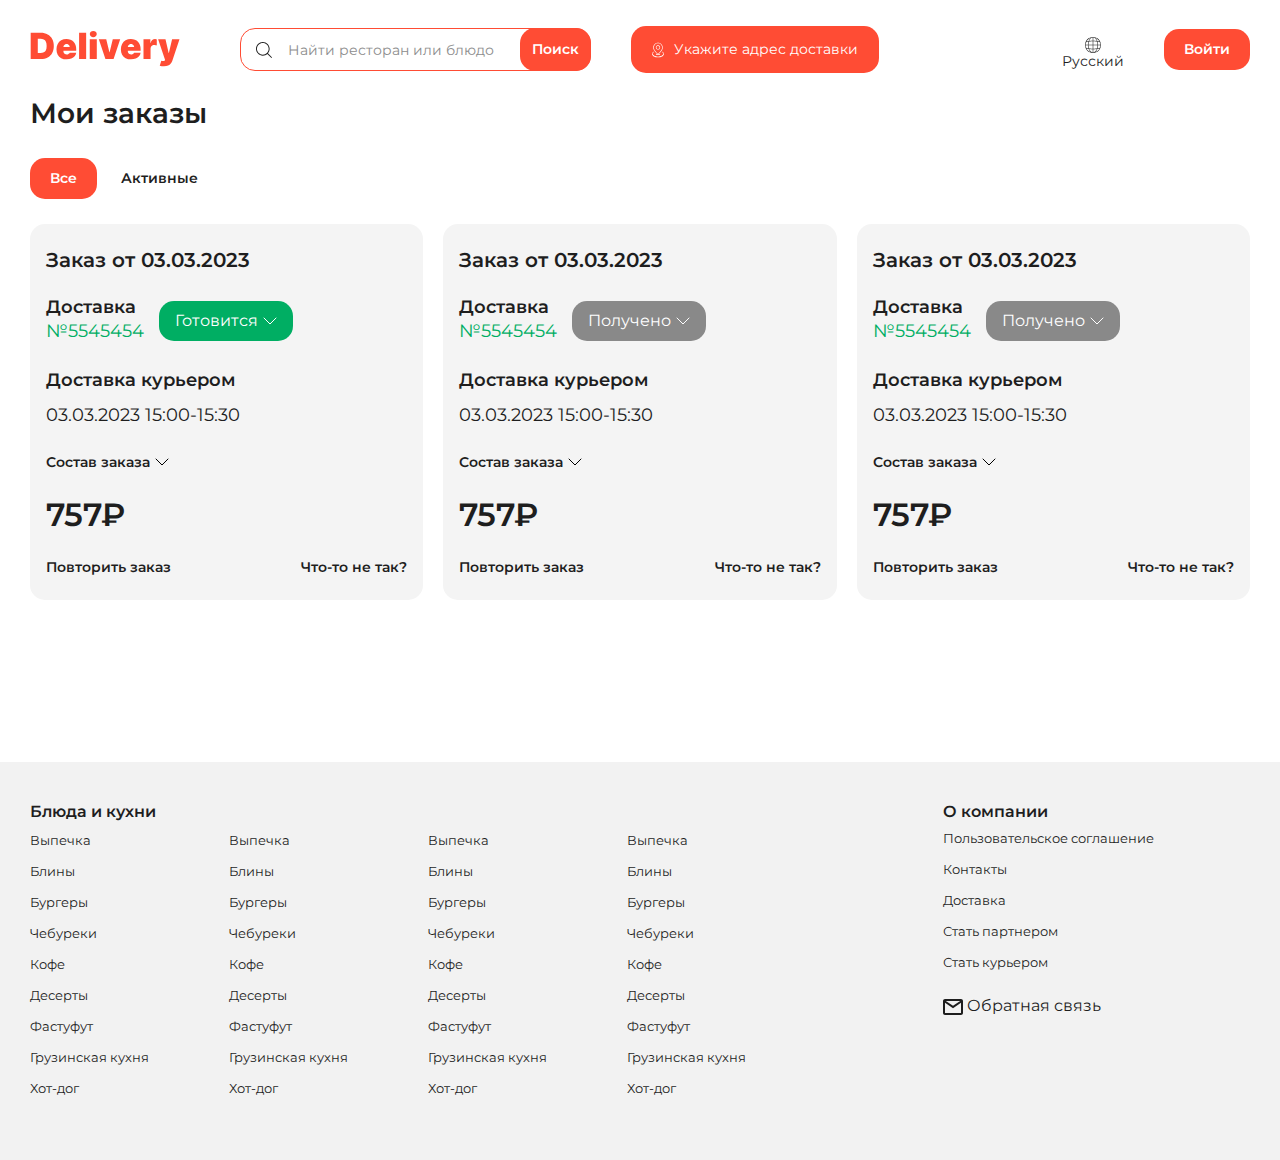
<file: orders.html>
<!DOCTYPE html>
<html lang="en">

<head>
	<link rel="stylesheet" type="text/css" href="css/normalize.css" media="screen">
	<link rel="stylesheet" type="text/css" href="css/grid.css" media="screen">
	<link rel="stylesheet" type="text/css" href="css/style.css" media="screen">
	<meta name="viewport" content="width=device-width, initial-scale=1.0">
	<meta charset="UTF-8">
	<title>Delivery</title>
</head>

<body>

	<div class="wrapper">

		<!-- header start -->
		<header class="header">
			<div class="container">
				<div class="header-inner df ai-center jc-between">
					<div class="header-logo__box df ai-center jc-between">
						<div class="header-logo mr60">
							<a href="#">
								<img src="images/logo.svg" alt="">
							</a>
						</div>

						<div class="header-search pr">
							<img class="search-icon pa" src="images/seacrch-icon.svg" alt="">
							<input type="text" placeholder="Найти ресторан или блюдо">
							<button class="btn">Поиск</button>
						</div>

						<div class="header-location ml40">
							<div class="btn df ai-center">
								<svg width="12" height="16" viewBox="0 0 12 16" fill="none" xmlns="http://www.w3.org/2000/svg">
									<path
										d="M5.21251 12.0625H4.15751C4.07462 12.0625 3.99514 12.0954 3.93653 12.154C3.87793 12.2126 3.84501 12.2921 3.84501 12.375C3.84501 12.4579 3.87793 12.5374 3.93653 12.596C3.99514 12.6546 4.07462 12.6875 4.15751 12.6875H7.8425C7.92538 12.6875 8.00487 12.6546 8.06348 12.596C8.12208 12.5374 8.155 12.4579 8.155 12.375C8.155 12.2921 8.12208 12.2126 8.06348 12.154C8.00487 12.0954 7.92538 12.0625 7.8425 12.0625H6.78751C8.03751 10.855 10.815 7.905 10.815 5.74C10.815 2.955 8.65501 0.6875 6.00001 0.6875C3.34501 0.6875 1.18501 2.955 1.18501 5.75C1.18501 7.905 3.97001 10.855 5.21251 12.0625ZM6.00001 1.3125C8.31001 1.3125 10.19 3.3125 10.19 5.74C10.19 7.8775 6.87251 11.13 6.00001 11.95C5.12751 11.13 1.81001 7.8775 1.81001 5.75C1.81001 3.3 3.69001 1.3125 6.00001 1.3125Z"
										fill="white" />
									<path
										d="M8.155 5.45999C8.155 5.03377 8.02861 4.61713 7.79182 4.26274C7.55502 3.90835 7.21846 3.63214 6.82469 3.46903C6.43091 3.30593 5.99761 3.26325 5.57958 3.3464C5.16155 3.42955 4.77757 3.6348 4.47619 3.93618C4.1748 4.23756 3.96956 4.62154 3.88641 5.03957C3.80326 5.4576 3.84593 5.8909 4.00904 6.28468C4.17215 6.67845 4.44836 7.01502 4.80275 7.25181C5.15714 7.48861 5.57378 7.61499 6 7.61499C6.57134 7.61433 7.11909 7.38708 7.52309 6.98308C7.92708 6.57908 8.15434 6.03133 8.155 5.45999ZM4.47 5.45999C4.47198 5.15782 4.56339 4.863 4.7327 4.61271C4.90202 4.36242 5.14165 4.16788 5.42139 4.05361C5.70113 3.93934 6.00844 3.91046 6.30457 3.97062C6.6007 4.03078 6.87239 4.17728 7.08536 4.39165C7.29834 4.60602 7.44306 4.87865 7.50129 5.17516C7.55952 5.47168 7.52865 5.7788 7.41256 6.05779C7.29647 6.33677 7.10036 6.57514 6.84898 6.74282C6.59759 6.9105 6.30218 6.99999 6 6.99999C5.79833 6.99967 5.5987 6.95954 5.41257 6.88191C5.22644 6.80428 5.05746 6.69067 4.91532 6.5476C4.77318 6.40453 4.66068 6.23482 4.58426 6.04818C4.50784 5.86155 4.46901 5.66166 4.47 5.45999Z"
										fill="white" />
									<path
										d="M10.66 9.75C10.5934 9.70722 10.5131 9.6913 10.4352 9.70544C10.3574 9.71959 10.2878 9.76275 10.2405 9.82621C10.1932 9.88968 10.1718 9.96871 10.1805 10.0474C10.1892 10.126 10.2275 10.1984 10.2875 10.25C10.74 10.585 11.2875 11.14 11.2875 11.8725C11.2875 13.3975 8.87 14.6875 6.0075 14.6875C3.145 14.6875 0.720004 13.3975 0.720004 11.8725C0.720004 11.14 1.26 10.585 1.72 10.25C1.78004 10.1984 1.81829 10.126 1.82701 10.0474C1.83574 9.96871 1.8143 9.88968 1.76702 9.82621C1.71974 9.76275 1.65014 9.71959 1.57228 9.70544C1.49442 9.6913 1.41408 9.70722 1.3475 9.75C0.532504 10.3525 0.0975037 11.0875 0.0975037 11.875C0.0975037 13.805 2.69 15.315 6.0025 15.315C9.315 15.315 11.9075 13.815 11.9075 11.875C11.905 11.085 11.475 10.35 10.66 9.75Z"
										fill="white" />
								</svg>
								<span class="ml10 fw400 fs14">Укажите адрес <span
										class="media-hide__text-location">доставки</span></span>
							</div>
						</div>
					</div>

					<div class="df ai-center">
						<div class="header-language mr40 pr">
							<div class="default-lagnuage tac">
								<img class="global-icon" src="images/global-icon.svg" alt="">
								<p class="fs14 fw400 media-hide__text">Русский</p>
							</div>
							<div class="header-language__box dn pa">
								<ul>
									<li class="fs14 fw400 df ai-center jc-between">
										Русский
										<img class="hide-language__icon active" src="images/check.svg" alt="">
									</li>
									<li class="fs14 fw400 df ai-center jc-between">
										English
										<img class="hide-language__icon" src="images/check.svg" alt="">
									</li>
									<li class="fs14 fw400 df ai-center jc-between">
										Français
										<img class="hide-language__icon" src="images/check.svg" alt="">
									</li>
									<li class="fs14 fw400 df ai-center jc-between">
										қазақ
										<img class="hide-language__icon" src="images/check.svg" alt="">
									</li>
								</ul>
							</div>
						</div>

						<div class="header-contact">
							<a class="btn" href="#">Войти</a>
						</div>
					</div>
				</div>
			</div>

			<div class="menu">
				<div class="container">
					<div class="menu-icons df ai-center jc-between">
						<a class="menu-icons__icon tac" href="#">
							<img src="images/home-icon.svg" alt="">
							<span class="fw600 fs10 db c-white mt10">Главная</span>
						</a>
						<a class="menu-icons__icon tac" href="#">
							<img src="images/restauran-icon.svg" alt="">
							<span class="fw600 fs10 db c-white mt10">Рестораны</span>
						</a>
						<a class="menu-icons__icon tac" href="#">
							<img src="images/cart-icon.svg" alt="">
							<span class="fw600 fs10 db c-white mt10">Корзина</span>
						</a>
						<a class="menu-icons__icon tac" href="#">
							<img src="images/user-icon.svg" alt="">
							<span class="fw600 fs10 db c-white mt10">Профиль</span>
						</a>
					</div>
				</div>
			</div>
		</header>
		<!-- header end -->

		<!-- main start -->
		<main class="main">

			<section class="orders">
				<div class="container">
					<div class="row">
						<div class="col-lg-12">
							<div class="title">
								<h1 class="title-text fs32 fw600">Мои заказы</h1>
							</div>
						</div>
					</div>

					<div class="row mt30 mb25">
						<div class="col-lg-12">
							<div class="orders-top__btns">
								<a class="btn btn-active" href="#">Все</a>
								<a class="btn" href="#">Активные</a>
							</div>
						</div>
					</div>

					<div class="row">
						<div class="col-lg-4 col-md-4 col-sm-4 col-xs-6 col-12">
							<div class="orders-card">
								<h4 class="fw600 fs20">Заказ от 03.03.2023</h4>
								<div class="orders-card__top df ai-center mt25 pr">
									<div class="orders-date__box mr15">
										<h5 class="fs18 fw600">Доставка</h5>
										<span class="fs18 fw400 orders-date__box-seria">№5545454</span>
									</div>
									<div class="orders-delivery__box">
										<button class="btn-green btn-green__active  df ai-center">
											Готовится
											<svg class="ml5" width="14" height="8" viewBox="0 0 14 8" fill="none"
												xmlns="http://www.w3.org/2000/svg">
												<path d="M1 1L7 7L13 1" stroke="white" stroke-linecap="round"></path>
											</svg>
										</button>

										<div class="getting-ready__box pa dn">
											<ul class="getting-ready__box-nav pr">
												<div class="pb10">
													<li class="fs14 fw500 pr active-line">Создан</li>
													<li class="fs14 fw500 pr active-line">Подтвержден рестораном</li>
												</div>
												<div class="pt10 mt10">
													<li class="fs14 fw500 pr">Передан в доставку</li>
													<li class="fs14 fw500 pr">Получено</li>
												</div>
											</ul>
										</div>
									</div>
								</div>
								<div class="orders-delivery__box mt25 mb25">
									<h5 class="fs18 fw600">Доставка курьером</h5>
									<span class="fs18 fw400 pt10 dib">03.03.2023 15:00-15:30</span>
								</div>
								<div class="order-list">
									<div class="order-list__header df ai-center pr mb15">
										<p class="fs14 fw600">Состав заказа</p>
										<svg class="ml5" width="14" height="8" viewBox="0 0 14 8" fill="none"
											xmlns="http://www.w3.org/2000/svg">
											<path d="M1 1L7 7L13 1" stroke="black" stroke-linecap="round"></path>
										</svg>
									</div>
									<div class="mt5 orders-product__box dn">
										<div class="orders-product df pr pb15">
											<div class="orders-product__img mr10">
												<img src="images/piza-img.png" alt="">
											</div>
											<div class="order-product__info">
												<p class="fs12 fw400">Маргарита <br> Гурме,...</p>
												<p class="fs12 fw400 mt5 mb5">Классическое <br> Классический борт</p>
												<div class="orders-product__price df ai-start">
													<h6 class="fs14 fw500">287₽</h6>
													<h6 class="fs12 fw500 old-price ml5">936₽</h6>
												</div>
											</div>
											<div class="order-product__form">
												<input type="number" value="1">
											</div>
										</div>
										<div class="orders-product df pr pb15 mt15">
											<div class="orders-product__img mr10">
												<img src="images/piza-img.png" alt="">
											</div>
											<div class="order-product__info">
												<p class="fs12 fw400">Маргарита <br> Гурме,...</p>
												<p class="fs12 fw400 mt5 mb5">Классическое <br> Классический борт</p>
												<div class="orders-product__price df ai-start">
													<h6 class="fs14 fw500">287₽</h6>
													<h6 class="fs12 fw500 old-price ml5">936₽</h6>
												</div>
											</div>
											<div class="order-product__form">
												<input type="number" value="2">
											</div>
										</div>
									</div>
								</div>
								<div class="orders-product__price mt25 mb25">
									<h2 class="fw600 fs32">757₽</h2>
								</div>
								<div class="orders-product__footer df ai-center jc-between">
									<a class="fs14 fw600" href="#">Повторить заказ</a>
									<a class="fs14 fw600" href="#">Что-то не так?</a>
								</div>
							</div>
						</div>
						<div class="col-lg-4 col-md-4 col-sm-4 col-xs-6 col-12">
							<div class="orders-card">
								<h4 class="fw600 fs20">Заказ от 03.03.2023</h4>
								<div class="orders-card__top df ai-center mt25 pr">
									<div class="orders-date__box mr15">
										<h5 class="fs18 fw600">Доставка</h5>
										<span class="fs18 fw400 orders-date__box-seria">№5545454</span>
									</div>
									<div class="orders-delivery__box">
										<button class="btn-green  df ai-center">
											Получено
											<svg class="ml5" width="14" height="8" viewBox="0 0 14 8" fill="none"
												xmlns="http://www.w3.org/2000/svg">
												<path d="M1 1L7 7L13 1" stroke="white" stroke-linecap="round"></path>
											</svg>
										</button>

										<div class="getting-ready__box pa dn">
											<ul class="getting-ready__box-nav pr">
												<div class="pb10">
													<li class="fs14 fw500 pr active-line">Создан</li>
													<li class="fs14 fw500 pr active-line">Подтвержден рестораном</li>
												</div>
												<div class="pt10 mt10">
													<li class="fs14 fw500 pr">Передан в доставку</li>
													<li class="fs14 fw500 pr">Получено</li>
												</div>
											</ul>
										</div>
									</div>
								</div>
								<div class="orders-delivery__box mt25 mb25">
									<h5 class="fs18 fw600">Доставка курьером</h5>
									<span class="fs18 fw400 pt10 dib">03.03.2023 15:00-15:30</span>
								</div>
								<div class="order-list">
									<div class="order-list__header df ai-center pr mb15">
										<p class="fs14 fw600">Состав заказа</p>
										<svg class="ml5" width="14" height="8" viewBox="0 0 14 8" fill="none"
											xmlns="http://www.w3.org/2000/svg">
											<path d="M1 1L7 7L13 1" stroke="black" stroke-linecap="round"></path>
										</svg>
									</div>
									<div class="mt5 orders-product__box dn">
										<div class="orders-product df pr pb15">
											<div class="orders-product__img mr10">
												<img src="images/piza-img.png" alt="">
											</div>
											<div class="order-product__info">
												<p class="fs12 fw400">Маргарита <br> Гурме,...</p>
												<p class="fs12 fw400 mt5 mb5">Классическое <br> Классический борт</p>
												<div class="orders-product__price df ai-start">
													<h6 class="fs14 fw500">287₽</h6>
													<h6 class="fs12 fw500 old-price ml5">936₽</h6>
												</div>
											</div>
											<div class="order-product__form">
												<input type="number" value="1">
											</div>
										</div>
										<div class="orders-product df pr pb15 mt15">
											<div class="orders-product__img mr10">
												<img src="images/piza-img.png" alt="">
											</div>
											<div class="order-product__info">
												<p class="fs12 fw400">Маргарита <br> Гурме,...</p>
												<p class="fs12 fw400 mt5 mb5">Классическое <br> Классический борт</p>
												<div class="orders-product__price df ai-start">
													<h6 class="fs14 fw500">287₽</h6>
													<h6 class="fs12 fw500 old-price ml5">936₽</h6>
												</div>
											</div>
											<div class="order-product__form">
												<input type="number" value="2">
											</div>
										</div>
									</div>
								</div>
								<div class="orders-product__price mt25 mb25">
									<h2 class="fw600 fs32">757₽</h2>
								</div>
								<div class="orders-product__footer df ai-center jc-between">
									<a class="fs14 fw600" href="#">Повторить заказ</a>
									<a class="fs14 fw600" href="#">Что-то не так?</a>
								</div>
							</div>
						</div>
						<div class="col-lg-4 col-md-4 col-sm-4 col-xs-6 col-12">
							<div class="orders-card">
								<h4 class="fw600 fs20">Заказ от 03.03.2023</h4>
								<div class="orders-card__top df ai-center mt25 pr">
									<div class="orders-date__box mr15">
										<h5 class="fs18 fw600">Доставка</h5>
										<span class="fs18 fw400 orders-date__box-seria">№5545454</span>
									</div>
									<div class="orders-delivery__box">
										<button class="btn-green  df ai-center">
											Получено
											<svg class="ml5" width="14" height="8" viewBox="0 0 14 8" fill="none"
												xmlns="http://www.w3.org/2000/svg">
												<path d="M1 1L7 7L13 1" stroke="white" stroke-linecap="round"></path>
											</svg>
										</button>

										<div class="getting-ready__box pa dn">
											<ul class="getting-ready__box-nav pr">
												<div class="pb10">
													<li class="fs14 fw500 pr active-line">Создан</li>
													<li class="fs14 fw500 pr active-line">Подтвержден рестораном</li>
												</div>
												<div class="pt10 mt10">
													<li class="fs14 fw500 pr">Передан в доставку</li>
													<li class="fs14 fw500 pr">Получено</li>
												</div>
											</ul>
										</div>
									</div>
								</div>
								<div class="orders-delivery__box mt25 mb25">
									<h5 class="fs18 fw600">Доставка курьером</h5>
									<span class="fs18 fw400 pt10 dib">03.03.2023 15:00-15:30</span>
								</div>
								<div class="order-list">
									<div class="order-list__header df ai-center pr mb15">
										<p class="fs14 fw600">Состав заказа</p>
										<svg class="ml5" width="14" height="8" viewBox="0 0 14 8" fill="none"
											xmlns="http://www.w3.org/2000/svg">
											<path d="M1 1L7 7L13 1" stroke="black" stroke-linecap="round"></path>
										</svg>
									</div>
									<div class="mt5 orders-product__box dn">
										<div class="orders-product df pr pb15">
											<div class="orders-product__img mr10">
												<img src="images/piza-img.png" alt="">
											</div>
											<div class="order-product__info">
												<p class="fs12 fw400">Маргарита <br> Гурме,...</p>
												<p class="fs12 fw400 mt5 mb5">Классическое <br> Классический борт</p>
												<div class="orders-product__price df ai-start">
													<h6 class="fs14 fw500">287₽</h6>
													<h6 class="fs12 fw500 old-price ml5">936₽</h6>
												</div>
											</div>
											<div class="order-product__form">
												<input type="number" value="1">
											</div>
										</div>
										<div class="orders-product df pr pb15 mt15">
											<div class="orders-product__img mr10">
												<img src="images/piza-img.png" alt="">
											</div>
											<div class="order-product__info">
												<p class="fs12 fw400">Маргарита <br> Гурме,...</p>
												<p class="fs12 fw400 mt5 mb5">Классическое <br> Классический борт</p>
												<div class="orders-product__price df ai-start">
													<h6 class="fs14 fw500">287₽</h6>
													<h6 class="fs12 fw500 old-price ml5">936₽</h6>
												</div>
											</div>
											<div class="order-product__form">
												<input type="number" value="2">
											</div>
										</div>
									</div>
								</div>
								<div class="orders-product__price mt25 mb25">
									<h2 class="fw600 fs32">757₽</h2>
								</div>
								<div class="orders-product__footer df ai-center jc-between">
									<a class="fs14 fw600" href="#">Повторить заказ</a>
									<a class="fs14 fw600" href="#">Что-то не так?</a>
								</div>
							</div>
						</div>
					</div>
				</div>
			</section>

		</main>
		<!-- main end -->

		<!-- footer start -->
		<footer class="footer df ai-center">
			<div class="container">
				<div class="footer-wrap">
					<div class="mb20 footer-left">
						<h6 class="fs16 fw600 footer_link_title_button">
							Блюда и кухни
							<span><img src="./images/bottom-arow-2.svg" alt=""></span>
						</h6>
						<div class="df media-footer">
							<ul class="footer-series series-1">
								<li><a href="#">Выпечка</a></li>
								<li><a href="#">Блины</a></li>
								<li><a href="#">Бургеры</a></li>
								<li><a href="#">Чебуреки</a></li>
								<li><a href="#">Кофе</a></li>
								<li><a href="#">Десерты</a></li>
								<li><a href="#">Фастуфут</a></li>
								<li><a href="#">Грузинская кухня</a></li>
								<li><a href="#">Хот-дог</a></li>
							</ul>
							<ul class="footer-series series-2">
								<li><a href="#">Выпечка</a></li>
								<li><a href="#">Блины</a></li>
								<li><a href="#">Бургеры</a></li>
								<li><a href="#">Чебуреки</a></li>
								<li><a href="#">Кофе</a></li>
								<li><a href="#">Десерты</a></li>
								<li><a href="#">Фастуфут</a></li>
								<li><a href="#">Грузинская кухня</a></li>
								<li><a href="#">Хот-дог</a></li>
							</ul>
							<ul class="footer-series series-3">
								<li><a href="#">Выпечка</a></li>
								<li><a href="#">Блины</a></li>
								<li><a href="#">Бургеры</a></li>
								<li><a href="#">Чебуреки</a></li>
								<li><a href="#">Кофе</a></li>
								<li><a href="#">Десерты</a></li>
								<li><a href="#">Фастуфут</a></li>
								<li><a href="#">Грузинская кухня</a></li>
								<li><a href="#">Хот-дог</a></li>
							</ul>
							<ul class="footer-series series-4">
								<li><a href="#">Выпечка</a></li>
								<li><a href="#">Блины</a></li>
								<li><a href="#">Бургеры</a></li>
								<li><a href="#">Чебуреки</a></li>
								<li><a href="#">Кофе</a></li>
								<li><a href="#">Десерты</a></li>
								<li><a href="#">Фастуфут</a></li>
								<li><a href="#">Грузинская кухня</a></li>
								<li><a href="#">Хот-дог</a></li>
							</ul>
						</div>
					</div>
					<div class="footer-right">
						<div class="mb20">
							<h6 class="fs16 footer-series-title df fw600 mb5">О компании <span><img src="./images/bottom-arow-2.svg"
										alt=""></span></h6>
							<ul class="footer-series series-5">
								<li><a href="#">Пользовательское соглашение</a></li>
								<li><a href="#">Контакты</a></li>
								<li><a href="#">Доставка</a></li>
								<li><a href="#">Стать партнером</a></li>
								<li><a href="#">Стать курьером</a></li>
							</ul>
						</div>
						<a href="#"><span><img src="./images/icon-email.svg" alt=""></span> Обратная связь</a>
					</div>
				</div>
			</div>
		</footer>
		<!-- footer end -->

	</div>

	<!-- script section -->
	<script src="js/script.js"></script>

</body>

</html>
</file>
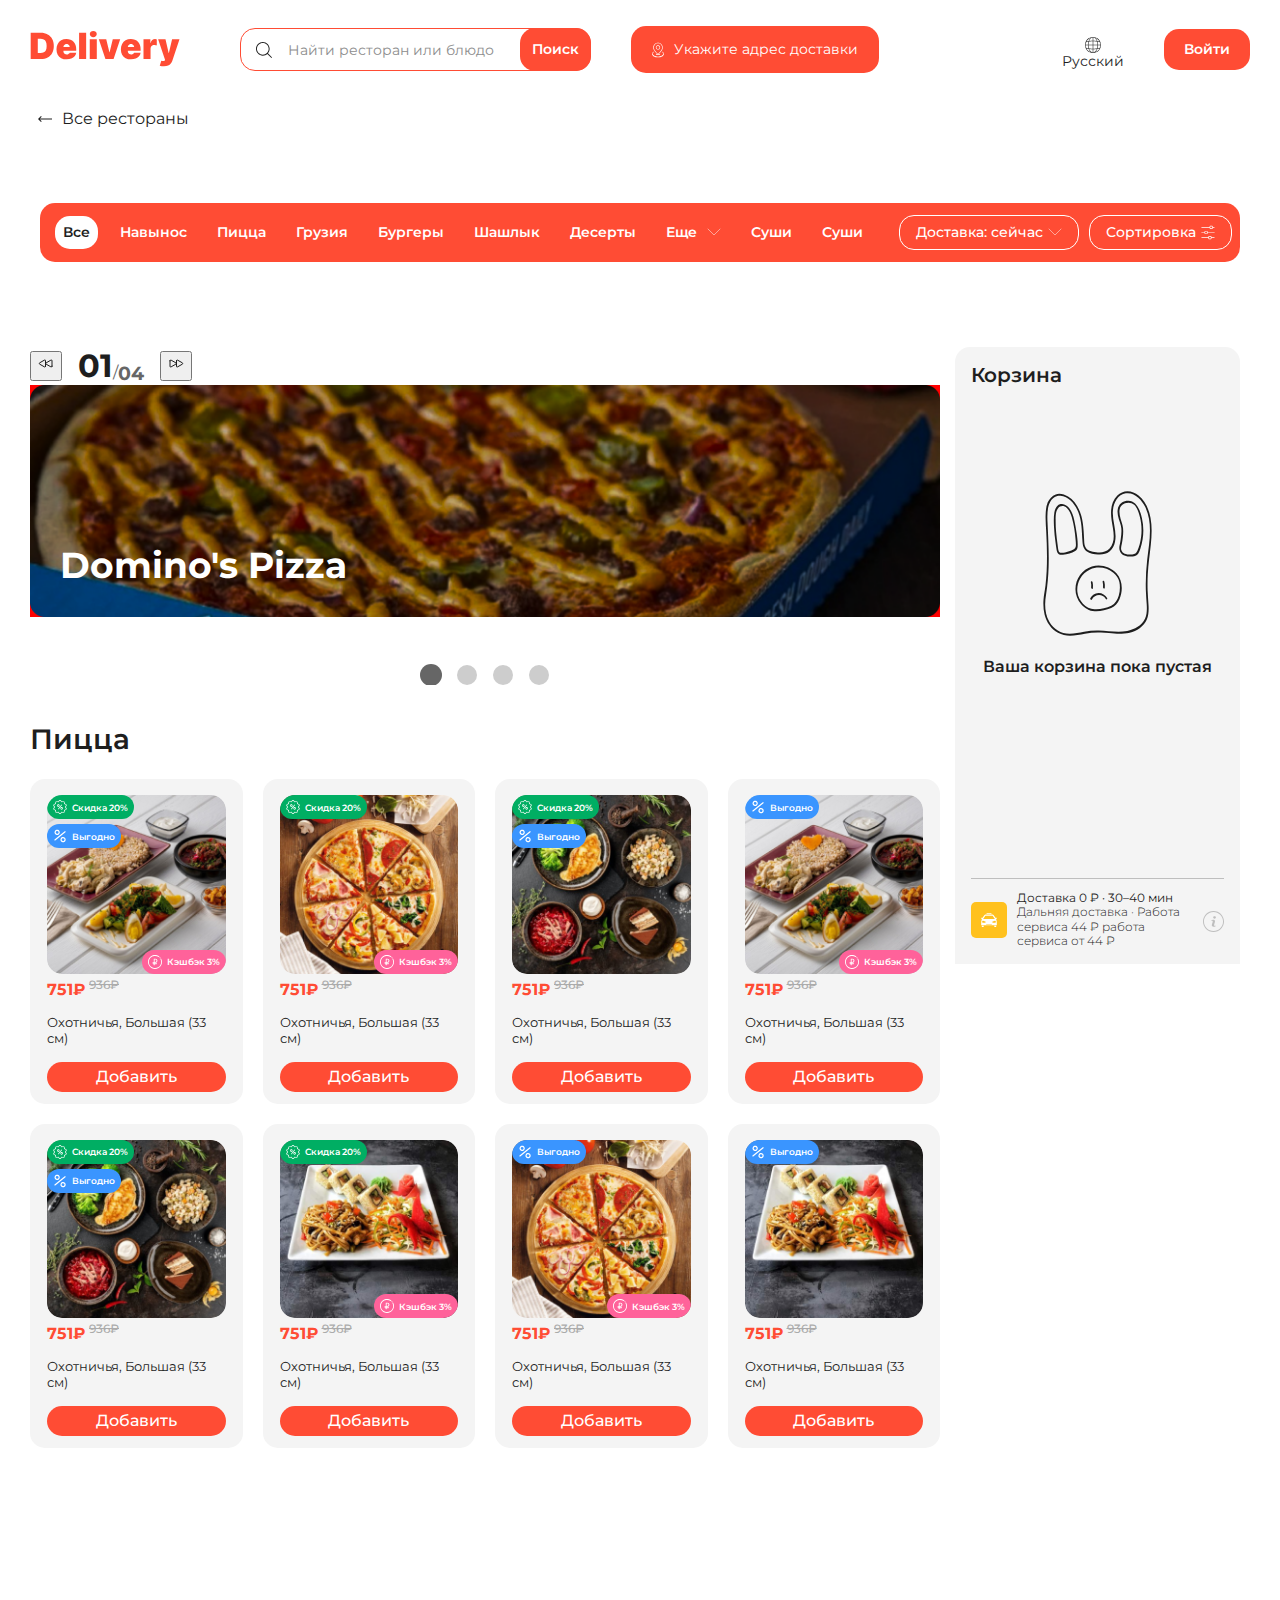
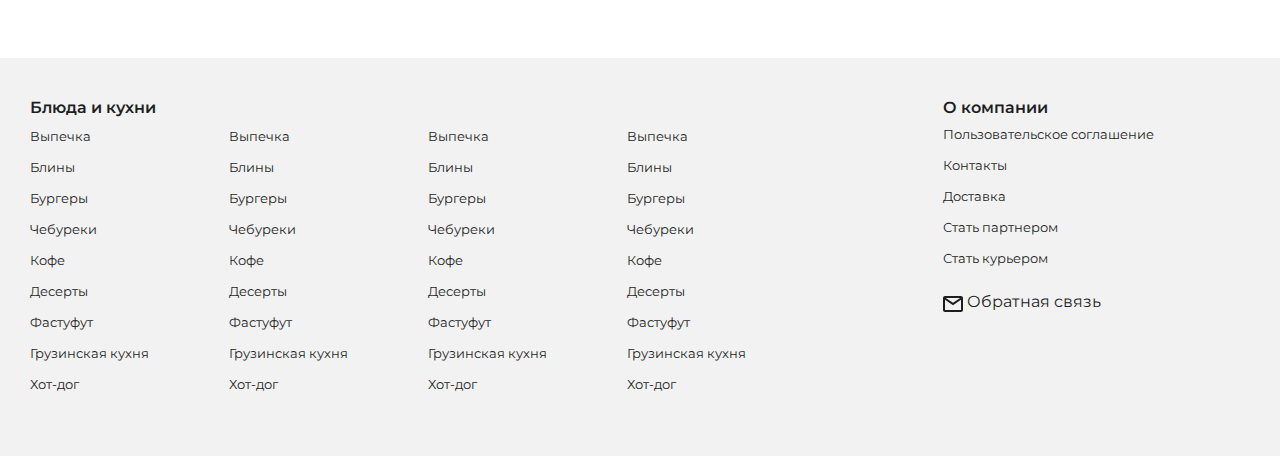
<file: products.html>
<!DOCTYPE html>
<html lang="en">

<head>
	<link rel="stylesheet" type="text/css" href="css/normalize.css" media="screen">
	<link rel="stylesheet" type="text/css" href="css/grid.css" media="screen">
	<link rel="stylesheet" type="text/css" href="css/style.css" media="screen">
	<meta name="viewport" content="width=device-width, initial-scale=1.0">
	<meta charset="UTF-8">
	<title>Delivery</title>
</head>

<body>
	<!-- add-modal start -->
	<div class="add-modal pf">
		<div class="modal-wrap pr">
			<button type="button" class="modal-close pa">
				<img src="./images/clode-modal.svg" alt="">
			</button>
			<div class="df media-modal">
				<!-- modal-left -->
				<div class="modal-left mr15">
					<div class="modal-img">
						<img src="./images/modal-pizza.png" alt="">
					</div>
				</div>
				<!-- modal-right -->
				<div class="modal-right pr">
					<div class="modal-about">
						<h5 class="fw600 fs24">Пицца Четыре сыра</h5>
						<p class="fw400 fs14">Состав: Тесто (20х30 см), сливочный соус, моцарелла, сыр с плесенью,
							чеддер,
							пармезан</p>
					</div>
					<div class="pizza-tools mt15">
						<div class="tool-series">
							<h5 class="fw400 fs14 db mb5 mt15">Размер</h5>
							<div class="tool size-tool df ai-center">
								<button class="fw400 fs14 size-click" type="button">Маленькая</button>
								<button class="fw400 fs14" type="button">Средняя</button>
								<button class="fw400 fs14" type="button">Большая</button>
							</div>
						</div>
						<div class="tool-series dough-series">
							<h5 class="fw400 fs14 db mt15">Тесто</h5>
							<div class="tool dough-tool df ai-center">
								<button class="fw400 fs14 dough-click" type="button">Традиционное</button>
								<button class="fw400 fs14" type="button">Тонкое</button>
							</div>
						</div>
						<div class="modal-price mt15">
							<h5 class="fw400 fs14 db mb5 mt15">Добавить по вкусу</h5>
							<div class="price-tools df jc-between">
								<div class="price-card price-card-click df ai-center jc-center">
									<h6 class="fw400 fs12 tac">Моцарелла</h6>
									<div class="price-count df ai-center jc-between">
										<div class="conunt-number df ai-center jc-between">
											<span class="db ai-center fw400 fs20">&minus;</span> <span
												class="db mr15 ml15 fs12 fw400">2</span> <span class="db ai-center fw400 fs20">&plus;</span>
										</div>
										<h5 class="price fw600 fs14">158₽</h5>
									</div>
								</div>
								<div class="price-card df ai-center jc-center">
									<h6 class="fw400 fs12 tac">Свежая пекинская капуста</h6>
									<h5 class="price fw600 tac fs14">158₽</h5>
								</div>
								<div class="price-card df ai-center jc-center">
									<h6 class="fw400 fs12 tac">Цыпленок</h6>
									<h5 class="price fw600 tac fs14">79₽</h5>
								</div>
								<div class="price-card df ai-center jc-center">
									<h6 class="fw400 fs12 tac">Ветчина</h6>
									<div class="price-count df ai-center jc-between">
										<div class="conunt-number df ai-center jc-between">
											<span class="db ai-center fw400 fs20">&minus;</span> <span
												class="db mr15 ml15 fs12 fw400">2</span> <span class="db ai-center fw400 fs20">&plus;</span>
										</div>
										<h5 class="price fw600 fs14">158₽</h5>
									</div>
								</div>
								<div class="price-card df ai-center jc-center">
									<h6 class="fw400 fs12 tac">Свежая пекинская капуста</h6>
									<h5 class="price fw600 tac fs14">158₽</h5>
								</div>
								<div class="price-card df ai-center jc-center">
									<h6 class="fw400 fs12 tac">Цыпленок</h6>
									<h5 class="price fw600 tac fs14">79₽</h5>
								</div>
								<div class="price-card df ai-center jc-center">
									<h6 class="fw400 fs12 tac">Моцарелла</h6>
									<div class="price-count df ai-center jc-between">
										<div class="conunt-number df ai-center jc-between">
											<span class="db ai-center fw400 fs20">&minus;</span> <span
												class="db mr15 ml15 fs12 fw400">2</span> <span class="db ai-center fw400 fs20">&plus;</span>
										</div>
										<h5 class="price fw600 fs14">158₽</h5>
									</div>
								</div>
								<div class="price-card df ai-center jc-center">
									<h6 class="fw400 fs12 tac">Свежая пекинская капуста</h6>
									<h5 class="price fw600 tac fs14">158₽</h5>
								</div>
								<div class="price-card df ai-center jc-center">
									<h6 class="fw400 fs12 tac">Цыпленок</h6>
									<h5 class="price fw600 tac fs14">79₽</h5>
								</div>
							</div>
						</div>
					</div>
					<!-- modal-bottom -->
					<div class="modal-bottom pf df">
						<div class="modal-bottom-left"></div>
						<div class="modal-bottom-right">
							<div class="modal-bottom-price">
								<h5 class="fw600 mb15 df fs24">751₽ <span class="fw500 fs16 lh20 db">936₽</span></h5>
							</div>
							<div class="modal-bottom-btn df ai-center">
								<button class="fw600 fs16 c-white" type="submit">Добавить</button>
								<div class="modal-bottom-count df ai-center jc-between">
									<span class="db fs20">&minus;</span>
									<span class="fs12 fw500">1</span>
									<span class="fs20 db">&plus;</span>
								</div>
							</div>
						</div>
					</div>
				</div>
			</div>
		</div>
	</div>
	<!-- add-modal end -->
	<div class="wrapper">
		<!-- header start -->
		<header class="header">
			<div class="container">
				<div class="header-inner df ai-center jc-between">
					<div class="header-logo__box df ai-center jc-between">
						<div class="header-logo mr60">
							<a href="#">
								<img src="images/logo.svg" alt="">
							</a>
						</div>

						<div class="header-search pr">
							<img class="search-icon pa" src="images/seacrch-icon.svg" alt="">
							<input type="text" placeholder="Найти ресторан или блюдо">
							<button class="btn">Поиск</button>
						</div>

						<div class="header-location ml40">
							<div class="btn df ai-center">
								<svg width="12" height="16" viewBox="0 0 12 16" fill="none" xmlns="http://www.w3.org/2000/svg">
									<path
										d="M5.21251 12.0625H4.15751C4.07462 12.0625 3.99514 12.0954 3.93653 12.154C3.87793 12.2126 3.84501 12.2921 3.84501 12.375C3.84501 12.4579 3.87793 12.5374 3.93653 12.596C3.99514 12.6546 4.07462 12.6875 4.15751 12.6875H7.8425C7.92538 12.6875 8.00487 12.6546 8.06348 12.596C8.12208 12.5374 8.155 12.4579 8.155 12.375C8.155 12.2921 8.12208 12.2126 8.06348 12.154C8.00487 12.0954 7.92538 12.0625 7.8425 12.0625H6.78751C8.03751 10.855 10.815 7.905 10.815 5.74C10.815 2.955 8.65501 0.6875 6.00001 0.6875C3.34501 0.6875 1.18501 2.955 1.18501 5.75C1.18501 7.905 3.97001 10.855 5.21251 12.0625ZM6.00001 1.3125C8.31001 1.3125 10.19 3.3125 10.19 5.74C10.19 7.8775 6.87251 11.13 6.00001 11.95C5.12751 11.13 1.81001 7.8775 1.81001 5.75C1.81001 3.3 3.69001 1.3125 6.00001 1.3125Z"
										fill="white" />
									<path
										d="M8.155 5.45999C8.155 5.03377 8.02861 4.61713 7.79182 4.26274C7.55502 3.90835 7.21846 3.63214 6.82469 3.46903C6.43091 3.30593 5.99761 3.26325 5.57958 3.3464C5.16155 3.42955 4.77757 3.6348 4.47619 3.93618C4.1748 4.23756 3.96956 4.62154 3.88641 5.03957C3.80326 5.4576 3.84593 5.8909 4.00904 6.28468C4.17215 6.67845 4.44836 7.01502 4.80275 7.25181C5.15714 7.48861 5.57378 7.61499 6 7.61499C6.57134 7.61433 7.11909 7.38708 7.52309 6.98308C7.92708 6.57908 8.15434 6.03133 8.155 5.45999ZM4.47 5.45999C4.47198 5.15782 4.56339 4.863 4.7327 4.61271C4.90202 4.36242 5.14165 4.16788 5.42139 4.05361C5.70113 3.93934 6.00844 3.91046 6.30457 3.97062C6.6007 4.03078 6.87239 4.17728 7.08536 4.39165C7.29834 4.60602 7.44306 4.87865 7.50129 5.17516C7.55952 5.47168 7.52865 5.7788 7.41256 6.05779C7.29647 6.33677 7.10036 6.57514 6.84898 6.74282C6.59759 6.9105 6.30218 6.99999 6 6.99999C5.79833 6.99967 5.5987 6.95954 5.41257 6.88191C5.22644 6.80428 5.05746 6.69067 4.91532 6.5476C4.77318 6.40453 4.66068 6.23482 4.58426 6.04818C4.50784 5.86155 4.46901 5.66166 4.47 5.45999Z"
										fill="white" />
									<path
										d="M10.66 9.75C10.5934 9.70722 10.5131 9.6913 10.4352 9.70544C10.3574 9.71959 10.2878 9.76275 10.2405 9.82621C10.1932 9.88968 10.1718 9.96871 10.1805 10.0474C10.1892 10.126 10.2275 10.1984 10.2875 10.25C10.74 10.585 11.2875 11.14 11.2875 11.8725C11.2875 13.3975 8.87 14.6875 6.0075 14.6875C3.145 14.6875 0.720004 13.3975 0.720004 11.8725C0.720004 11.14 1.26 10.585 1.72 10.25C1.78004 10.1984 1.81829 10.126 1.82701 10.0474C1.83574 9.96871 1.8143 9.88968 1.76702 9.82621C1.71974 9.76275 1.65014 9.71959 1.57228 9.70544C1.49442 9.6913 1.41408 9.70722 1.3475 9.75C0.532504 10.3525 0.0975037 11.0875 0.0975037 11.875C0.0975037 13.805 2.69 15.315 6.0025 15.315C9.315 15.315 11.9075 13.815 11.9075 11.875C11.905 11.085 11.475 10.35 10.66 9.75Z"
										fill="white" />
								</svg>
								<span class="ml10 fw400 fs14">Укажите адрес <span
										class="media-hide__text-location">доставки</span></span>
							</div>
						</div>
					</div>

					<div class="df ai-center">
						<div class="header-language mr40 pr">
							<div class="default-lagnuage tac">
								<img class="global-icon" src="images/global-icon.svg" alt="">
								<p class="fs14 fw400 media-hide__text">Русский</p>
							</div>
							<div class="header-language__box dn pa">
								<ul>
									<li class="fs14 fw400 df ai-center jc-between">
										Русский
										<img class="hide-language__icon active" src="images/check.svg" alt="">
									</li>
									<li class="fs14 fw400 df ai-center jc-between">
										English
										<img class="hide-language__icon" src="images/check.svg" alt="">
									</li>
									<li class="fs14 fw400 df ai-center jc-between">
										Français
										<img class="hide-language__icon" src="images/check.svg" alt="">
									</li>
									<li class="fs14 fw400 df ai-center jc-between">
										қазақ
										<img class="hide-language__icon" src="images/check.svg" alt="">
									</li>
								</ul>
							</div>
						</div>

						<div class="header-contact">
							<a class="btn" href="#">Войти</a>
						</div>
					</div>
				</div>
			</div>

			<div class="menu">
				<div class="container">
					<div class="menu-icons df ai-center jc-between">
						<a class="menu-icons__icon tac" href="#">
							<img src="images/home-icon.svg" alt="">
							<span class="fw600 fs10 db c-white mt10">Главная</span>
						</a>
						<a class="menu-icons__icon tac" href="#">
							<img src="images/restauran-icon.svg" alt="">
							<span class="fw600 fs10 db c-white mt10">Рестораны</span>
						</a>
						<a class="menu-icons__icon tac" href="#">
							<img src="images/cart-icon.svg" alt="">
							<span class="fw600 fs10 db c-white mt10">Корзина</span>
						</a>
						<a class="menu-icons__icon tac" href="#">
							<img src="images/user-icon.svg" alt="">
							<span class="fw600 fs10 db c-white mt10">Профиль</span>
						</a>
					</div>
				</div>
			</div>
		</header>
		<!-- header end -->

		<!-- main start -->
		<main class="main">
			<div class="container">
				<!-- product series start -->
				<div class="back-btn__box mb15">
					<button class="back-btn fw400 fs16 df ai-center">
						<svg class="mr10" width="14" height="6" viewBox="0 0 14 6" fill="none" xmlns="http://www.w3.org/2000/svg">
							<path d="M3 0L0 3L3 6L3.707 5.293L1.914 3.5H14V2.5H1.914L3.707 0.707L3 0Z" fill="#1E1E1E" />
						</svg>
						Все рестораны
					</button>
				</div>

				<section class="sorting-bar">
					<div class="container">
						<div class="sorting-bar__content df ai-center jc-between">
							<ul class="df">
								<li>
									<a class="sorting-bar__link fs14 fw600 c-white sorting-active" href="#">Все</a>
								</li>
								<li>
									<a class="sorting-bar__link fs14 fw600 c-white" href="#">Навынос</a>
								</li>
								<li>
									<a class="sorting-bar__link fs14 media-hide__text3 fw600 c-white" href="#">Пицца</a>
								</li>
								<li>
									<a class="sorting-bar__link fs14 media-hide__text3 fw600 c-white" href="#">Грузия</a>
								</li>
								<li>
									<a class="sorting-bar__link fs14 media-hide__text2 fw600 c-white" href="#">Бургеры</a>
								</li>
								<li>
									<a class="sorting-bar__link fs14 media-hide__text2 fw600 c-white" href="#">Шашлык</a>
								</li>
								<li>
									<a class="sorting-bar__link fs14 media-hide__text1 fw600 c-white" href="#">Десерты</a>
								</li>
								<li>
									<a class="sorting-bar__link fs14 fw600 c-white df ai-center" href="#">
										Еще
										<svg class="ml10" width="14" height="8" viewBox="0 0 14 8" fill="none" xmlns="http://www.w3.org/2000/svg">
											<path d="M1 1L7 7L13 1" stroke="white" stroke-width="0.5" stroke-linecap="round" />
										</svg>
									</a>
				
								</li>
								<li>
									<a class="sorting-bar__link fs14 media-hide__text1 fw600 c-white" href="#">Суши</a>
								</li>
								<li>
									<a class="sorting-bar__link fs14 media-hide__text1 fw600 c-white" href="#">Суши</a>
								</li>
							</ul>
							<div class="df jc-between">
								<div class="pr">
									<div class="select-box df ai-center">
										<h4 class="mr5 fs14 fw500 c-white">Доставка: <span class="select-tme media-hide__time">сейчас</span>
										</h4>
										<svg width="14" height="8" viewBox="0 0 14 8" fill="none" xmlns="http://www.w3.org/2000/svg">
											<path d="M1 1L7 7L13 1" stroke="white" stroke-width="0.5" stroke-linecap="round" />
										</svg>
									</div>
									<div class="select-box__items pa dn">
										<div class="select-box__items-header btn df">
											<button class="select-box__btn active-btn">Сегодня</button>
											<button class="select-box__btn ml15">Завтра</button>
										</div>
										<div class="select-box__items-info mt15">
											<div class="select-box__list df ai-center jc-between">
												<span class="fs14 fw400">Сейчас</span>
												<img src="images/check.svg" alt="">
											</div>
											<div class="select-box__list df ai-center jc-between">
												<span class="fs14 fw400">14:00</span>
											</div>
											<div class="select-box__list df ai-center jc-between">
												<span class="fs14 fw400">15:00</span>
											</div>
											<div class="select-box__list df ai-center jc-between">
												<span class="fs14 fw400">16:00</span>
											</div>
											<div class="select-box__list df ai-center jc-between">
												<span class="fs14 fw400">17:00</span>
											</div>
											<div class="select-box__list df ai-center jc-between">
												<span class="fs14 fw400">18:00</span>
											</div>
											<div class="select-box__list df ai-center jc-between">
												<span class="fs14 fw400">19:00</span>
											</div>
											<div class="select-box__list df ai-center jc-between">
												<span class="fs14 fw400">20:00</span>
											</div>
										</div>
									</div>
								</div>
								<div class="pr">
									<div class="setting-box df ai-center ml10">
										<h4 class="mr5 fs14 fw500 c-white media-hide__text-setting">Сортировка</h4>
										<svg width="14" height="15" viewBox="0 0 14 15" fill="none" xmlns="http://www.w3.org/2000/svg">
											<path
												d="M0.625603 2.7H8.6V3.02C8.6 3.27461 8.70115 3.51879 8.88118 3.69882C9.06122 3.87886 9.3054 3.98 9.56 3.98H10.84C11.0946 3.98 11.3388 3.87886 11.5188 3.69882C11.6989 3.51879 11.8 3.27461 11.8 3.02V2.7H13.2912C13.3761 2.7 13.4575 2.66628 13.5175 2.60627C13.5775 2.54626 13.6112 2.46487 13.6112 2.38C13.6112 2.29513 13.5775 2.21374 13.5175 2.15372C13.4575 2.09371 13.3761 2.06 13.2912 2.06H11.8V1.74C11.8 1.48539 11.6989 1.24121 11.5188 1.06118C11.3388 0.881141 11.0946 0.779999 10.84 0.779999H9.56C9.3054 0.779999 9.06122 0.881141 8.88118 1.06118C8.70115 1.24121 8.6 1.48539 8.6 1.74V2.06H0.625603C0.540734 2.06 0.459341 2.09371 0.399329 2.15372C0.339317 2.21374 0.305603 2.29513 0.305603 2.38C0.305603 2.46487 0.339317 2.54626 0.399329 2.60627C0.459341 2.66628 0.540734 2.7 0.625603 2.7ZM9.24 1.74C9.24 1.65513 9.27372 1.57374 9.33373 1.51372C9.39374 1.45371 9.47513 1.42 9.56 1.42H10.84C10.9249 1.42 11.0063 1.45371 11.0663 1.51372C11.1263 1.57374 11.16 1.65513 11.16 1.74V3.02C11.16 3.10487 11.1263 3.18626 11.0663 3.24627C11.0063 3.30628 10.9249 3.34 10.84 3.34H9.56C9.47513 3.34 9.39374 3.30628 9.33373 3.24627C9.27372 3.18626 9.24 3.10487 9.24 3.02V1.74ZM13.336 12.3H10.52V11.98C10.52 11.7254 10.4189 11.4812 10.2388 11.3012C10.0588 11.1211 9.81461 11.02 9.56 11.02H8.28C8.02539 11.02 7.78122 11.1211 7.60118 11.3012C7.42115 11.4812 7.32 11.7254 7.32 11.98V12.3H0.632003C0.547134 12.3 0.465741 12.3337 0.405729 12.3937C0.345717 12.4537 0.312003 12.5351 0.312003 12.62C0.312003 12.7049 0.345717 12.7863 0.405729 12.8463C0.465741 12.9063 0.547134 12.94 0.632003 12.94H7.32V13.26C7.32 13.5146 7.42115 13.7588 7.60118 13.9388C7.78122 14.1189 8.02539 14.22 8.28 14.22H9.56C9.81461 14.22 10.0588 14.1189 10.2388 13.9388C10.4189 13.7588 10.52 13.5146 10.52 13.26V12.94H13.336C13.4209 12.94 13.5023 12.9063 13.5623 12.8463C13.6223 12.7863 13.656 12.7049 13.656 12.62C13.656 12.5351 13.6223 12.4537 13.5623 12.3937C13.5023 12.3337 13.4209 12.3 13.336 12.3ZM9.88 13.26C9.88 13.3449 9.84629 13.4263 9.78628 13.4863C9.72627 13.5463 9.64487 13.58 9.56 13.58H8.28C8.19513 13.58 8.11374 13.5463 8.05373 13.4863C7.99372 13.4263 7.96 13.3449 7.96 13.26V11.98C7.96 11.8951 7.99372 11.8137 8.05373 11.7537C8.11374 11.6937 8.19513 11.66 8.28 11.66H9.56C9.64487 11.66 9.72627 11.6937 9.78628 11.7537C9.84629 11.8137 9.88 11.8951 9.88 11.98V13.26ZM4.44 9.1H5.72C5.97461 9.1 6.21879 8.99886 6.39883 8.81882C6.57886 8.63879 6.68 8.39461 6.68 8.14V7.82H13.368C13.4529 7.82 13.5343 7.78628 13.5943 7.72627C13.6543 7.66626 13.688 7.58487 13.688 7.5C13.688 7.41513 13.6543 7.33374 13.5943 7.27372C13.5343 7.21371 13.4529 7.18 13.368 7.18H6.68V6.86C6.68 6.60539 6.57886 6.36121 6.39883 6.18118C6.21879 6.00114 5.97461 5.9 5.72 5.9H4.44C4.1854 5.9 3.94122 6.00114 3.76118 6.18118C3.58115 6.36121 3.48 6.60539 3.48 6.86V7.18H0.664003C0.579134 7.18 0.497741 7.21371 0.437729 7.27372C0.377717 7.33374 0.344003 7.41513 0.344003 7.5C0.344003 7.58487 0.377717 7.66626 0.437729 7.72627C0.497741 7.78628 0.579134 7.82 0.664003 7.82H3.48V8.14C3.48 8.39461 3.58115 8.63879 3.76118 8.81882C3.94122 8.99886 4.1854 9.1 4.44 9.1ZM4.12 6.86C4.12 6.77513 4.15372 6.69374 4.21373 6.63372C4.27374 6.57371 4.35513 6.54 4.44 6.54H5.72C5.80487 6.54 5.88627 6.57371 5.94628 6.63372C6.00629 6.69374 6.04 6.77513 6.04 6.86V8.14C6.04 8.22487 6.00629 8.30626 5.94628 8.36627C5.88627 8.42628 5.80487 8.46 5.72 8.46H4.44C4.35513 8.46 4.27374 8.42628 4.21373 8.36627C4.15372 8.30626 4.12 8.22487 4.12 8.14V6.86Z"
												fill="white" />
										</svg>
									</div>
									<div class="setting-box__items pa tal dn">
										<h4 class="fs14 fw600">Сначала показать</h4>
				
										<div class="setting-box__item df ai-center mt15">
											<input type="radio" name="radio" id="one">
											<label class="ml10 fs14 fw400" for="one">Доверюсь вам</label>
										</div>
										<div class="setting-box__item df ai-center">
											<input type="radio" name="radio" id="two">
											<label class="ml10 fs14 fw400" for="two">С высоким рейтингом</label>
										</div>
										<div class="setting-box__item df ai-center">
											<input type="radio" name="radio" id="three">
											<label class="ml10 fs14 fw400" for="three">Недорогие</label>
										</div>
										<div class="setting-box__item df ai-center">
											<input type="radio" name="radio" id="four">
											<label class="ml10 fs14 fw400" for="four">Дорогие</label>
										</div>
										<div class="setting-box__item df ai-center">
											<input type="radio" name="radio" id="five">
											<label class="ml10 fs14 fw400" for="five">Быстрые</label>
										</div>
									</div>
								</div>
							</div>
						</div>
					</div>
				</section>

				<section class="product pr">
					<div class="row">
						<!-- product-left sewries -->
						<div class="col-lg-9 col-xl-9 col-md-9 col-sm-9 col-xs-12">
							<!-- domin start -->
							<div class="slider domin">
								<div class="slider-buttons">
									<button class="prev-btn">
										<svg xmlns="http://www.w3.org/2000/svg" fill="none" width="16px" height="16px" viewBox="0 0 24 24" stroke-width="1.5" stroke="currentColor"
											class="w-6 h-6">
											<path stroke-linecap="round" stroke-linejoin="round"
												d="M21 16.811c0 .864-.933 1.405-1.683.977l-7.108-4.062a1.125 1.125 0 010-1.953l7.108-4.062A1.125 1.125 0 0121 8.688v8.123zM11.25 16.811c0 .864-.933 1.405-1.683.977l-7.108-4.062a1.125 1.125 0 010-1.953L9.567 7.71a1.125 1.125 0 011.683.977v8.123z" />
										</svg>
									</button>
									<div class="count">
										<h1 class="current">1</h1>
										<span>/</span>
										<h3 class="total">4</h3>
									</div>
									<button class="next-btn">
										<svg xmlns="http://www.w3.org/2000/svg" fill="none" width="16px" height="16px" viewBox="0 0 24 24" stroke-width="1.5" stroke="currentColor"
											class="w-6 h-6">
											<path stroke-linecap="round" stroke-linejoin="round"
												d="M3 8.688c0-.864.933-1.405 1.683-.977l7.108 4.062a1.125 1.125 0 010 1.953l-7.108 4.062A1.125 1.125 0 013 16.81V8.688zM12.75 8.688c0-.864.933-1.405 1.683-.977l7.108 4.062a1.125 1.125 0 010 1.953l-7.108 4.062a1.125 1.125 0 01-1.683-.977V8.688z" />
										</svg>
									</button>
								</div>
								<div class="slider-wrapper">
									<div class="slider-inner">
										<div class="slider-slide">
											<div class="slider-img">
												<img src="images/domin-bg.png" alt="">
												<div class="slider-info">
													<div class="domin-title">
														<h4 class="c-white">Domino's Pizza</h4>
													</div>
												</div>
											</div>
										</div>
										<div class="slider-slide">
											<div class="slider-img">
												<img src="images/domin-bg.png" alt="">

												<div class="slider-info">
													<div class="domin-title">
														<h4 class="c-white">Domino's Pizza</h4>
													</div>
												</div>
											</div>
										</div>
										<div class="slider-slide">
											<div class="slider-img">
												<img src="images/domin-bg.png" alt="">
												<div class="slider-info">
													<div class="domin-title">
														<h4 class="c-white">Domino's Pizza</h4>
													</div>
												</div>
											</div>
										</div>
										<div class="slider-slide">
											<div class="slider-img">
												<img src="images/domin-bg.png" alt="">
												<div class="slider-info">
													<div class="domin-title">
														<h4 class="c-white">Domino's Pizza</h4>
													</div>
												</div>
											</div>
										</div>
									</div>
								</div>
							</div>
						</div>
						<div class="product-left col-lg-9 col-xl-9 col-md-9 col-sm-9 col-xs-9">
							<!-- domin end -->
							<div class="row mb25">
								<div class="col-lg-12">
									<div class="title">
										<h1 class="title-text">Пицца</h1>
									</div>
								</div>
							</div>

							<!-- pizza series start -->
							<section class="pizza mb40">
								<div class="row">
									<div class="col-lg-3 col-md-4 col-sm-4 col-xs-6 col-6 mb20">
										<div class="pizza-card">
											<div class="pizza-card-img pr">
												<div class="discount pa">
													<div class="discount-series mb5 discount-series-1 df ai-center">
														<div class="series-icon mr5 df ai-center">
															<img src="./images/discount-icon.svg" alt="">
														</div>
														<p class="fw600 c-white">Скидка 20%</p>
													</div>
													<div class="discount-series discount-series-2 df ai-center">
														<div class="series-icon mr5 df ai-center">
															<img src="./images/icon-foiz.svg" alt="">
														</div>
														<p class="fw600 c-white">Выгодно</p>
													</div>
												</div>
												<div class="cashback df ai-center pa">
													<div class="series-icon mr5 df ai-center">
														<img src="./images/icon-rubl.svg" alt="">
													</div>
													<p class="fw600 c-white">Кэшбэк 3%</p>
												</div>
												<img src="./images/pizza-card-4.png" alt="">
											</div>
											<div class="pizza-card-about">
												<div class="price mt5">
													<h6 class="lh20 df ai-center">751₽ <span class="fw500 fs12 db">936₽</span></h6>
												</div>
												<h6 class="fw400 lh16">Охотничья, Большая (33 см)</h6>
												<button type="button" class="purchase fw500 c-white">Добавить</button>
											</div>
										</div>
									</div>
									<div class="col-lg-3 col-md-4 col-sm-4 col-xs-6 col-6 mb20">
										<div class="pizza-card">
											<div class="pizza-card-img pr">
												<div class="discount pa">
													<div class="discount-series mb5 discount-series-1 df ai-center">
														<div class="series-icon mr5 df ai-center">
															<img src="./images/discount-icon.svg" alt="">
														</div>
														<p class="fw600 c-white">Скидка 20%</p>
													</div>
												</div>
												<div class="cashback df ai-center pa">
													<div class="series-icon mr5 df ai-center">
														<img src="./images/icon-rubl.svg" alt="">
													</div>
													<p class="fw600 c-white">Кэшбэк 3%</p>
												</div>
												<img src="./images/pizza-card-7.png" alt="">
											</div>
											<div class="pizza-card-about">
												<div class="price mt5">
													<h6 class="lh20 df ai-center">751₽ <span class="fw500 fs12 db">936₽</span></h6>
												</div>
												<h6 class="fw400 lh16">Охотничья, Большая (33 см)</h6>
												<button type="button" class="purchase fw500 c-white">Добавить</button>
											</div>
										</div>
									</div>
									<div class="col-lg-3 col-md-4 col-sm-4 col-xs-6 col-6 mb20">
										<div class="pizza-card">
											<div class="pizza-card-img pr">
												<div class="discount pa">
													<div class="discount-series mb5 discount-series-1 df ai-center">
														<div class="series-icon mr5 df ai-center">
															<img src="./images/discount-icon.svg" alt="">
														</div>
														<p class="fw600 c-white">Скидка 20%</p>
													</div>
													<div class="discount-series discount-series-2 df ai-center">
														<div class="series-icon mr5 df ai-center">
															<img src="./images/icon-foiz.svg" alt="">
														</div>
														<p class="fw600 c-white">Выгодно</p>
													</div>
												</div>
												<img src="./images/pizza-card-3.png" alt="">
											</div>
											<div class="pizza-card-about">
												<div class="price mt5">
													<h6 class="lh20 df ai-center">751₽ <span class="fw500 fs12 db">936₽</span></h6>
												</div>
												<h6 class="fw400 lh16">Охотничья, Большая (33 см)</h6>
												<button type="button" class="fw500 purchase c-white">Добавить</button>
											</div>
										</div>
									</div>
									<div class="col-lg-3 col-md-4 col-sm-4 col-xs-6 col-6 mb20">
										<div class="pizza-card">
											<div class="pizza-card-img pr">
												<div class="discount pa">
													<div class="discount-series discount-series-2 df ai-center">
														<div class="series-icon mr5 df ai-center">
															<img src="./images/icon-foiz.svg" alt="">
														</div>
														<p class="fw600 c-white">Выгодно</p>
													</div>
												</div>
												<div class="cashback df ai-center pa">
													<div class="series-icon mr5 df ai-center">
														<img src="./images/icon-rubl.svg" alt="">
													</div>
													<p class="fw600 c-white">Кэшбэк 3%</p>
												</div>
												<img src="./images/pizza-card-4.png" alt="">
											</div>
											<div class="pizza-card-about">
												<div class="price mt5">
													<h6 class="lh20 df ai-center">751₽ <span class="fw500 fs12 db">936₽</span></h6>
												</div>
												<h6 class="fw400 lh16">Охотничья, Большая (33 см)</h6>
												<button type="button" class="fw500 purchase c-white">Добавить</button>
											</div>
										</div>
									</div>
									<div class="col-lg-3 col-md-4 col-sm-4 col-xs-6 col-6 mb20">
										<div class="pizza-card">
											<div class="pizza-card-img pr">
												<div class="discount pa">
													<div class="discount-series mb5 discount-series-1 df ai-center">
														<div class="series-icon mr5 df ai-center">
															<img src="./images/discount-icon.svg" alt="">
														</div>
														<p class="fw600 c-white">Скидка 20%</p>
													</div>
													<div class="discount-series discount-series-2 df ai-center">
														<div class="series-icon mr5 df ai-center">
															<img src="./images/icon-foiz.svg" alt="">
														</div>
														<p class="fw600 c-white">Выгодно</p>
													</div>
												</div>
												<img src="./images/pizza-card-3.png" alt="">
											</div>
											<div class="pizza-card-about">
												<div class="price mt5">
													<h6 class="lh20 df ai-center">751₽ <span class="fw500 fs12 db">936₽</span></h6>
												</div>
												<h6 class="fw400 lh16">Охотничья, Большая (33 см)</h6>
												<button type="button" class="fw500 purchase c-white">Добавить</button>
											</div>
										</div>
									</div>
									<div class="col-lg-3 col-md-4 col-sm-4 col-xs-6 col-6 mb20">
										<div class="pizza-card">
											<div class="pizza-card-img pr">
												<div class="discount pa">
													<div class="discount-series mb5 discount-series-1 df ai-center">
														<div class="series-icon mr5 df ai-center">
															<img src="./images/discount-icon.svg" alt="">
														</div>
														<p class="fw600 c-white">Скидка 20%</p>
													</div>
												</div>
												<div class="cashback df ai-center pa">
													<div class="series-icon mr5 df ai-center">
														<img src="./images/icon-rubl.svg" alt="">
													</div>
													<p class="fw600 c-white">Кэшбэк 3%</p>
												</div>
												<img src="./images/pizza-card-6.png" alt="">
											</div>
											<div class="pizza-card-about">
												<div class="price mt5">
													<h6 class="lh20 df ai-center">751₽ <span class="fw500 fs12 db">936₽</span></h6>
												</div>
												<h6 class="fw400 lh16">Охотничья, Большая (33 см)</h6>
												<button type="button" class="fw500 purchase c-white">Добавить</button>
											</div>
										</div>
									</div>
									<div class="col-lg-3 col-md-4 col-sm-4 col-xs-6 col-6 mb20">
										<div class="pizza-card">
											<div class="pizza-card-img pr">
												<div class="discount pa">
													<div class="discount-series discount-series-2 df ai-center">
														<div class="series-icon mr5 df ai-center">
															<img src="./images/icon-foiz.svg" alt="">
														</div>
														<p class="fw600 c-white">Выгодно</p>
													</div>
												</div>
												<div class="cashback df ai-center pa">
													<div class="series-icon mr5 df ai-center">
														<img src="./images/icon-rubl.svg" alt="">
													</div>
													<p class="fw600 c-white">Кэшбэк 3%</p>
												</div>
												<img src="./images/pizza-card-7.png" alt="">
											</div>
											<div class="pizza-card-about">
												<div class="price mt5">
													<h6 class="lh20 df ai-center">751₽ <span class="fw500 fs12 db">936₽</span></h6>
												</div>
												<h6 class="fw400 lh16">Охотничья, Большая (33 см)</h6>
												<button type="button" class="fw500 purchase c-white">Добавить</button>
											</div>
										</div>
									</div>
									<div class="col-lg-3 col-md-4 col-sm-4 col-xs-6 col-6 mb20">
										<div class="pizza-card">
											<div class="pizza-card-img pr">
												<div class="discount pa">
													<div class="discount-series discount-series-2 df ai-center">
														<div class="series-icon mr5 df ai-center">
															<img src="./images/icon-foiz.svg" alt="">
														</div>
														<p class="fw600 c-white">Выгодно</p>
													</div>
												</div>
												<img src="./images/pizza-card-6.png" alt="">
											</div>
											<div class="pizza-card-about">
												<div class="price mt5">
													<h6 class="lh20 df ai-center">751₽ <span class="fw500 fs12 db">936₽</span></h6>
												</div>
												<h6 class="fw400 lh16">Охотничья, Большая (33 см)</h6>
												<button type="button" class="fw500 purchase c-white">Добавить</button>
											</div>
										</div>
									</div>
								</div>
							</section>
							<!-- pizza series end -->
							<!-- pizza series end -->
						</div>
						<!-- product-right -->
						<div class="product-right pa col-lg-3 col-xl-3 col-md-3 col-sm-3 col-xs-3">
							<div class="basket">
								<h6 class="basket-title fw600 fs20 lh24">
									Корзина
								</h6>
								<div class="basket-about tac">
									<div class="empty">
										<img src="./images/icon-empty.svg" alt="">
									</div>
									<p class="fw600 fs16 mt15 lh20">Ваша корзина пока пустая</p>
								</div>
								<!-- basket-bottom -->
								<div class="basket-bottom">
									<div class="basket-bottom-series df ai-center jc-between">
										<div class="series mr10">
											<div class="car">
												<img src="./images/icon-basket-bottom.svg" alt="">
											</div>
										</div>
										<div class="series">
											<h6 class="fw400 fs12 lh13">Доставка 0 ₽ · 30–40 мин</h6>
											<h6 class="fw300 fs12 lh12">Дальняя доставка · Работа сервиса 44 ₽
												работа сервиса от 44 ₽</h6>
										</div>
										<div class="series ml20">
											<div class="info">
												<img src="./images/icon-info-2.svg" alt="">
											</div>
										</div>
									</div>
								</div>
							</div>
						</div>
					</div>
				</section>
				<!-- product series end -->
			</div>
		</main>
		<!-- main end -->

		<!-- footer-series start -->
		<footer class="footer df ai-center">
			<div class="container">
				<div class="footer-wrap">
					<div class="mb20 footer-left">
						<h6 class="fs16 fw600 footer_link_title_button">
							Блюда и кухни
							<span><img src="./images/bottom-arow-2.svg" alt=""></span>
						</h6>
						<div class="df media-footer">
							<ul class="footer-series series-1">
								<li><a href="#">Выпечка</a></li>
								<li><a href="#">Блины</a></li>
								<li><a href="#">Бургеры</a></li>
								<li><a href="#">Чебуреки</a></li>
								<li><a href="#">Кофе</a></li>
								<li><a href="#">Десерты</a></li>
								<li><a href="#">Фастуфут</a></li>
								<li><a href="#">Грузинская кухня</a></li>
								<li><a href="#">Хот-дог</a></li>
							</ul>
							<ul class="footer-series series-2">
								<li><a href="#">Выпечка</a></li>
								<li><a href="#">Блины</a></li>
								<li><a href="#">Бургеры</a></li>
								<li><a href="#">Чебуреки</a></li>
								<li><a href="#">Кофе</a></li>
								<li><a href="#">Десерты</a></li>
								<li><a href="#">Фастуфут</a></li>
								<li><a href="#">Грузинская кухня</a></li>
								<li><a href="#">Хот-дог</a></li>
							</ul>
							<ul class="footer-series series-3">
								<li><a href="#">Выпечка</a></li>
								<li><a href="#">Блины</a></li>
								<li><a href="#">Бургеры</a></li>
								<li><a href="#">Чебуреки</a></li>
								<li><a href="#">Кофе</a></li>
								<li><a href="#">Десерты</a></li>
								<li><a href="#">Фастуфут</a></li>
								<li><a href="#">Грузинская кухня</a></li>
								<li><a href="#">Хот-дог</a></li>
							</ul>
							<ul class="footer-series series-4">
								<li><a href="#">Выпечка</a></li>
								<li><a href="#">Блины</a></li>
								<li><a href="#">Бургеры</a></li>
								<li><a href="#">Чебуреки</a></li>
								<li><a href="#">Кофе</a></li>
								<li><a href="#">Десерты</a></li>
								<li><a href="#">Фастуфут</a></li>
								<li><a href="#">Грузинская кухня</a></li>
								<li><a href="#">Хот-дог</a></li>
							</ul>
						</div>
					</div>
					<div class="footer-right">
						<div class="mb20">
							<h6 class="fs16 footer-series-title df fw600 mb5">О компании <span><img src="./images/bottom-arow-2.svg"
										alt=""></span></h6>
							<ul class="footer-series series-5">
								<li><a href="#">Пользовательское соглашение</a></li>
								<li><a href="#">Контакты</a></li>
								<li><a href="#">Доставка</a></li>
								<li><a href="#">Стать партнером</a></li>
								<li><a href="#">Стать курьером</a></li>
							</ul>
						</div>
						<a href="#"><span><img src="./images/icon-email.svg" alt=""></span> Обратная связь</a>
					</div>
				</div>
			</div>
		</footer>
		<!-- footer-series end -->

	</div>
	<!-- script section -->
	<script src="js/script.js"></script>

</body>

</html>
</file>
<file: css/style.css>
/* fontst 'Montserrat' */
@import url('https://fonts.googleapis.com/css2?family=Montserrat:ital,wght@0,100;0,200;0,300;0,400;0,500;0,600;0,700;0,800;0,900;1,100;1,200;1,300;1,400;1,500;1,600;1,700;1,800;1,900&display=swap');

/* fonts */
:root {
	--red: #FF4C34;
	--black: #1E1E1E;
}

body {
	margin: 0;
	padding: 0;
	width: 100%;
	font-family: 'Montserrat', sans-serif;
	color: var(--black);
	overflow-x: hidden;
}

p,
h1,
h2,
h3,
h4,
h5,
h6 {
	margin: 0;
	line-height: 1.2;
}

button:focus,
textarea:focus,
select:focus {
	outline: none !important;
	-webkit-box-shadow: none;
	box-shadow: none;
}

input:focus {
	outline: none !important;
}

a {
	display: inline-block;
	text-decoration: none;
	line-height: 1.2;
}

a,
img,
input,
span,
button,
svg {
	-webkit-transition: .3s all ease;
	-o-transition: .3s all ease;
	transition: .3s all ease;
}

::-webkit-scrollbar {
	width: 6px;
}

::-webkit-scrollbar-track {
	width: 6px;
	height: 27px;
	background: #D9D9D9;
	border-radius: 15px;
}

/* Handle */
::-webkit-scrollbar-thumb {
	background: #F2F2F2;
	border-radius: 15px;
}

.wrapper {
	overflow: hidden;
}

.btn {
	background: #FF4C34;
	border-radius: 15px;
	padding: 12px 20px;
	border: none;
	color: white;
	font-weight: 600;
	font-size: 14px;
	cursor: pointer;
}

.active {
	display: block !important;
}

.title .title-text {
	line-height: 29px;
	font-weight: 600;
	font-size: 28px;
	color: #1E1E1E;
}

/* header start */
.header {
	padding: 26px 0 26px 0;
}

.header .header-search input {
	width: 351px;
	border: 1px solid var(--red);
	border-radius: 15px;
	padding: 11px 30px 11px 47px;
	position: relative;
	z-index: 1;
}

.header .header-search input::placeholder {
	font-weight: 400;
	font-size: 14px;
	line-height: 17px;
	color: #8D8D8D;
}

.header .header-search .search-icon {
	position: absolute;
	top: 50%;
	transform: translateY(-50%);
	left: 16px;
	z-index: 10;
}

.header .header-search .btn {
	position: absolute;
	top: 0;
	bottom: 0;
	right: 0;
	z-index: 10;
	padding: 12px;
	line-height: 17px;
}

.header .header-language {
	cursor: pointer;
}

.header .header-language .hide-language__icon {
	display: none;
}

.header .header-language__box {
	top: 50px;
	left: 50%;
	transform: translateX(-50%);
	right: 0;
	width: 148px;
	background: #FFFFFF;
	box-shadow: 1px 3px 6px 2px rgba(138, 138, 138, 0.25);
	border-radius: 15px;
	padding: 0 12px;
	z-index: 100;
}

.header .header-language__box li {
	position: relative;
	padding: 10px 0;
	cursor: pointer;
}

.header .header-language__box li::before {
	content: "";
	position: absolute;
	bottom: 0;
	left: 0;
	border: 0.25px solid var(--black);
	width: 100%;
	z-index: 10;
}

.header .header-language__box li:last-child::before {
	border: none;
}

.header .menu {
	background: var(--black);
	padding: 13px 25px 27px 25px;
	position: fixed;
	bottom: 0;
	left: 0;
	right: 0;
	width: 100%;
	z-index: 999;
	display: none;
}

.header .header-location .btn {
	border: 1px solid transparent;
}

.header .header-location .btn:hover {
	background: #fff;
	color: #000;
	border-color: var(--red);
}

.header .header-location .btn:hover path {
	fill: #000;
}

/* header end */

/* first product category start */
.first-products__category .first-product__content,
.first-products__category .two-product__content,
.first-products__category .three-product__content {
	border-radius: 15px;
	padding: 16px;
	height: 100%;
	background-size: cover;
	background-position: top center;
	margin-bottom: 16px;
}

.first-products__category .first-product__content {
	background-image: url(../images/product-category-bg1.svg);
}

.first-products__category .two-product__content {
	background-image: url(../images/product-category-bg2.svg);
}

.first-products__category .first-product__info h2 {
	line-height: 29px;
}

.first-products__category .first-product__info {
	display: flex;
	justify-content: space-between;
	flex-direction: column;
	height: 100%;
}

.first-products__category .three-product__content {
	background-image: url(../images/product-category-bg3.svg);
}

.first-product__box {
	width: 100%;
	height: 100%;
}

.first-product__box-img {
	width: 100%;
	height: 100%;
}

.first-product__box-img img {
	width: 100%;
	height: 100%;
	/* object-fit: contain; */
}

.first-product__box-img .three-product__content-img2 {
	z-index: 10;
	top: 50px;
	left: 25px;
	width: 138px;
	height: 123px;
}

.first-product__box-img .three-product__content-img1 {
	z-index: 10;
	top: 0;
	left: 45px;
	width: 138px;
	height: 123px;
}

/* first product categorystart */

/* sorting-bar start */
.sorting-bar {
	margin: 64px 0 85px 0;
}

.sorting-bar .sorting-bar__content {
	background: var(--red);
	border-radius: 15px;
	padding: 12px 8px;
}

.sorting-bar .sorting-bar__link {
	padding: 8px 16px;
	margin: 0 7px;
	border-radius: 15px;
}

.sorting-bar .sorting-bar__link:hover {
	background: #fff;
	color: var(--black);
}

.sorting-bar .sorting-bar__link:hover path {
	fill: #000;
}

.sorting-bar .sorting-active {
	background: #fff;
	color: var(--black);
}

.select-box,
.setting-box {
	border: 1px solid #FFFFFF;
	border-radius: 15px;
	padding: 8px 16px;
	cursor: pointer;
}

.select-box__items,
.setting-box__items {
	top: 60px;
	right: 0;
	background: #fff;
	box-shadow: 1px 3px 6px 2px rgba(138, 138, 138, 0.25);
	border-radius: 15px;
	padding: 12px;
	overflow-y: scroll;
	z-index: 90;
	height: 247px;
	white-space: nowrap;
}

.setting-box__items {
	padding-right: 80px;
}

.setting-box__item {
	margin-bottom: 16px;
	cursor: pointer;
}

.select-box__items-info .select-box__list {
	margin: 16px 0;
}

.select-box__items::-webkit-scrollbar {
	width: 6px;
	height: 27px;
	background: #D9D9D9;
}

.sorting-bar .select-box svg.icon-active {
	transform: rotate(180deg);
}

.sorting-bar .setting-box.setting-box__active {
	background: #fff;
}

.sorting-bar .setting-box.setting-box__active h4 {
	color: var(--black);
}

.sorting-bar .setting-box.setting-box__active path {
	fill: #000;
}

.sorting-bar .select-box__items::-webkit-scrollbar-track {
	background: #F2F2F2;
}

.sorting-bar .select-box__items .select-box__items-header {
	padding: 8px 30px;
}

.select-box__btn.active-btn {
	background: #fff;
	color: #000;
}

.select-box__btn {
	background: transparent;
	border-radius: 15px;
	border: none;
	color: #fff;
	padding: 8px 16px;
}

.select-box h4 {
	white-space: nowrap;
}

.setting-box__items [type="radio"]:checked,
.setting-box__items [type="radio"]:not(:checked) {
	position: absolute;
	left: -9999px;
}

.setting-box__items [type="radio"]:checked+label,
.setting-box__items [type="radio"]:not(:checked)+label {
	position: relative;
	padding-left: 28px;
	cursor: pointer;
	line-height: 20px;
	display: inline-block;
	color: #666;
}

.setting-box__items [type="radio"]:checked+label:before,
.setting-box__items [type="radio"]:not(:checked)+label:before {
	content: '';
	position: absolute;
	left: 0;
	top: 3px;
	width: 14px;
	height: 14px;
	border-radius: 100%;
	background: #D9D9D9;
}

.setting-box__items [type="radio"]:checked+label:before {
	background: #FF4C34;
}

.setting-box__items [type="radio"]:checked+label:after,
.setting-box__items [type="radio"]:not(:checked)+label:after {
	content: '';
	width: 6px;
	height: 6px;
	background: #fff;
	position: absolute;
	top: 7px;
	left: 4px;
	border-radius: 100%;
	-webkit-transition: all 0.2s ease;
	transition: all 0.2s ease;
}

.domin-series .series {
	cursor: pointer;
}

.domin-series .select-box__items {
	left: 50%;
	transform: translateX(-50%);
	width: 277px;
	top: 65px;
}

.sorting-bar .setting-box__items [type="radio"]:not(:checked)+label:after {
	opacity: 0;
	-webkit-transform: scale(0);
	transform: scale(0);
}

.sorting-bar .setting-box__items [type="radio"]:checked+label:after {
	opacity: 1;
	-webkit-transform: scale(1);
	transform: scale(1);
}

/* sorting-bar end */

/* product-slider start */
.product-slider__box .discount-box {
	/* width: 100px; */
	padding: 6px;
	left: 8px;
	top: 8px;
	background: #00AE63;
	border-radius: 15px;
	z-index: 1;
	white-space: nowrap;
}

.product-slider__box .fast-delivery__box {
	right: 0;
	bottom: 52px;
	background: #FFC11E;
	border-radius: 15px 15px 15px 0px;
	z-index: 1;
	padding: 8px;
}

.discount-box span,
.fast-delivery__box span {
	margin-left: 7px;
	color: white;
}

.product-slider__box-img img {
	width: 100%;
}

.product-slider__icon-price {
	gap: 4px;
}

.swiper {
	position: initial;
}

.swiper-horizontal>.swiper-pagination-bullets,
.swiper-pagination-bullets.swiper-pagination-horizontal,
.swiper-pagination-custom,
.swiper-pagination-fraction {
	bottom: auto;
	top: 0;
	right: 10px;
	left: auto;
	width: auto;
}

.swiper-pagination-bullet {
	background: rgba(255, 76, 52, 0.5);
	border-radius: 7px;
	opacity: 1;
}

.swiper-pagination-bullet-active {
	width: 32px;
	height: 6px;
	background: #FF4C34;
	border-radius: 7px;
}

/* product-slider end */

/* profitable-offer start */
.profitable-offer .profitable-offer__card {
	flex-direction: column;
	height: 100%;
	width: 100%;
	background-repeat: no-repeat;
	background-size: 100%;
	border-radius: 15px;
	background-size: cover;
}

.profitable-offer .profitable-offer__footer {
	z-index: 10;
}

.profitable-offer .profitable-offer__card-one {
	background-image: url(../images/offer-card-bg.svg);
}

.profitable-offer .profitable-offer__card-two {
	background-image: url(../images/offer-card-bg2.svg);
	position: relative;
}

.profitable-offer .profitable-offer__card-two::before {
	background-image: url(../images/offer-img1.png);
	bottom: -10px;
	right: -104px;
}

.profitable-offer .profitable-offer__card-three::before {
	background-image: url(../images/offer-img2.png);
	bottom: 0;
	right: -90px;
}

.profitable-offer .profitable-offer__card-four::before {
	background-image: url(../images/offer-img3.png);
	bottom: 0;
	right: -91px;
}

.profitable-offer .profitable-offer__card-two::before,
.profitable-offer .profitable-offer__card-three::before,
.profitable-offer .profitable-offer__card-four::before {
	content: "";
	position: absolute;
	width: 211px;
	height: 211px;
	background-repeat: no-repeat;
}

.profitable-offer .profitable-offer__card-three {
	background-image: url(../images/offer-card-bg3.svg);
	position: relative;
}

.profitable-offer .profitable-offer__card-four {
	background-image: url(../images/offer-card-bg4.svg);
	position: relative;
}

.profitable-offer .profitable-offer__info p {
	line-height: 23px;
}

.profitable-offer .profitable-offer__info li {
	padding-left: 15px;
	margin: 2px 0;
}

.profitable-offer .profitable-offer__info li::before {
	content: "";
	position: absolute;
	top: 50%;
	left: 0;
	transform: translateY(-50%);
	width: 7px;
	height: 7px;
	background: #50005E;
	border-radius: 50%;
}

.profitable-offer .profitable-offer__old-price {
	top: -7px;
	left: 85px;
	text-decoration: line-through;
}

/* profitable-offer end */

/* all-restaurants start */
.all-restaurants .product-slider__box {
	position: relative;
	margin-bottom: 20px;
}

/* all-restaurants end */

/* orders start */
.orders .orders-card {
	background: #F4F4F4;
	border-radius: 15px;
	padding: 24px 16px;
	margin-bottom: 12px;
}

.orders .orders-date__box-seria {
	color: #00AE63;
}

.orders .order-list__header {
	cursor: pointer;
}

.orders .order-list__header p.active-icon~svg {
	transform: rotate(180deg);
}

.orders .orders-top__btns .btn {
	background: transparent;
	color: var(--black);
}

.orders .order-product__form input {
	background: #FFFFFF;
	border-radius: 15px;
	border: none;
	text-align: center;
	width: 67px;
	padding: 5px 5px;
}

.orders .order-product__form input::-webkit-outer-spin-button,
input::-webkit-inner-spin-button {
	-webkit-appearance: none;
}

.orders .orders-top__btns .btn:hover {
	background: var(--red);
	color: white;
}

.orders .order-product__info::before {
	content: "";
	position: absolute;
	bottom: 0;
	left: 0;
	width: 100%;
	height: 0;
	border: 0.5px solid #BEBEBE;
}

.orders .orders-top__btns .btn-active {
	background: var(--red);
	color: white;
}

.orders .btn-green {
	background: #898989;
	border-radius: 15px;
	border: none;
	padding: 8px 16px;
	color: white;
	z-index: 30;
	position: relative;
}

.orders .orders-product__price .old-price {
	color: #ABABAB;
	text-decoration: line-through;
}

.orders .btn-green::before {
	content: "";
	position: absolute;
	width: 6px;
	height: 6px;
	left: -22px;
	top: 17px;
	background: var(--red);
	border-radius: 50%;
	display: none;
}

.orders .btn-green.active-icon::before {
	display: block !important;
}

.orders .btn-green.active-icon svg {
	transform: rotate(180deg);
}

.orders .btn-green__active {
	background: #00AE63;
}

.orders .getting-ready__box {
	background: #FFFFFF;
	box-shadow: 1px -1px 9px -1px rgba(0, 0, 0, 0.25);
	border-radius: 15px;
	width: 274px;
	top: -80px;
	left: 77px;
	padding: 25px 37px 9px 37px;
	z-index: 20;
}

.orders .getting-ready__box .getting-ready__box-nav li {
	margin-bottom: 16px;
}

.orders .getting-ready__box .getting-ready__box-nav li::before {
	content: "";
	position: absolute;
	width: 6px;
	height: 6px;
	left: -23px;
	top: 8px;
	background: #B6B6B6;
	border-radius: 50%;
}

.orders .getting-ready__box .getting-ready__box-nav li.active-line::after {
	content: "";
	position: absolute;
	width: 6px;
	height: 6px;
	left: -23px;
	top: 8px;
	background: var(--red);
	border-radius: 50%;
}

.orders .getting-ready__box .getting-ready__box-nav::before {
	content: "";
	position: absolute;
	border: 1px solid #B6B6B6;
	height: 100%;
	top: 0;
	left: -21px;
}

.orders .getting-ready__box .getting-ready__box-nav::after {
	content: "";
	position: absolute;
	border: 1px solid var(--red);
	height: 50%;
	top: 0;
	left: -21px;
}

/* orders end */


/* products html start */
.add-modal {
	display: none;
	width: 100%;
	height: 100%;
	background-color: rgba(0, 0, 0, 0.5);
	z-index: 2;
}

.add-modal .modal-wrap {
	max-width: 1002px;
	overflow: hidden;
	top: 50%;
	left: 50%;
	transform: translate(-50%, -50%);
	width: -moz-fit-content;
	width: fit-content;
	background: #FFFFFF;
	border-radius: 15px;
}

.add-modal .modal-wrap .modal-close {
	border: 1px solid red;
	top: 15px;
	right: 15px;
	cursor: pointer;
	z-index: 2;
	background: local;
	width: -moz-fit-content;
	width: fit-content;
	border: none;
}

.add-modal .modal-wrap::-webkit-scrollbar {
	border-radius: 15px;
	border: 1px solid red;
}

.add-modal .modal-wrap .modal-left {
	padding: 32px 0px 0px 32px;
}

.add-modal .modal-wrap .modal-left .modal-img {
	width: 328px;
	border-radius: 15px;
	overflow: hidden;
}

.add-modal .modal-wrap .modal-left .modal-img img {
	width: 100%;
}

.add-modal .modal-wrap .modal-right {
	overflow-y: scroll;
	height: 542px;
	padding: 32px 40px 32px 0px;
}

.add-modal .modal-wrap .modal-right::-webkit-scrollbar {
	width: 8px;
	background-color: #F2F2F2;
}

.add-modal .modal-wrap .modal-right::-webkit-scrollbar-track {
	background: #D9D9D9;
}

.add-modal .modal-wrap .modal-right .modal-about h5 {
	line-height: 29px;
}

.add-modal .modal-wrap .modal-right .modal-about p {
	max-width: 459px;
	line-height: 132.9%;
}

.add-modal .modal-wrap .modal-right .pizza-tools .tool-series h5 {
	line-height: 132.9%;
}

.add-modal .modal-wrap .modal-right .pizza-tools .tool-series .tool {
	width: 100%;
	padding: 5px;
	background-color: #F4F4F4;
	border-radius: 15px;
}

.add-modal .modal-wrap .modal-right .pizza-tools .tool-series .tool button {
	background: local;
	border-radius: 15px;
	border: transparent;
	line-height: 132.9%;
	padding: 6px 41px;
	width: 100%;
}

.add-modal .modal-wrap .modal-right .pizza-tools .tool-series .tool .size-click {
	background-color: #fff;
}

.add-modal .modal-wrap .modal-right .pizza-tools .tool-series .tool .dough-click {
	background-color: #fff;
}

.add-modal .modal-wrap .modal-right .pizza-tools .dough-series .tool button {
	width: 50%;
}

.add-modal .modal-wrap .modal-right .pizza-tools .modal-price .price-tools {
	flex-wrap: wrap;
	background: #F4F4F4;
	border-radius: 15px;
	padding: 11px;
	max-width: 523px;
}

.add-modal .modal-wrap .modal-right .pizza-tools .modal-price .price-tools .price-card {
	margin-bottom: 10px;
	flex-direction: column;
	cursor: pointer;
	width: 160px;
	height: 64px;
	background: #FFFFFF;
	border-radius: 15px;
	border: 1px solid transparent;
	margin-bottom: 20px;
}

.add-modal .modal-wrap .modal-right .pizza-tools .modal-price .price-tools .price-card h6 {
	line-height: 132.9%;
	margin-bottom: 2px;
}

.add-modal .modal-wrap .modal-right .pizza-tools .modal-price .price-tools .price-card .price {
	line-height: 132.9%;
}

.add-modal .modal-wrap .modal-right .pizza-tools .modal-price .price-tools .price-card .price-count {
	padding: 0 14px;
	width: 100%;
}

.add-modal .modal-wrap .modal-right .pizza-tools .modal-price .price-tools .price-card-click {
	border: 1px solid #FF4C34;
}

.add-modal .modal-wrap .modal-right .modal-bottom {
	z-index: 2;
	width: -moz-fit-content;
	width: fit-content;
	bottom: 0;
	left: 0;
	padding: 15px 0px 32px 0px;
	background-color: #fff;
}

.add-modal .modal-wrap .modal-right .modal-bottom .modal-bottom-left {
	width: 372px;
}

.add-modal .modal-wrap .modal-right .modal-bottom .modal-bottom-right {
	width: 530px;
}

.add-modal .modal-wrap .modal-right .modal-bottom .modal-bottom-right .modal-bottom-price h5 {
	color: #FF4C34;
}

.add-modal .modal-wrap .modal-right .modal-bottom .modal-bottom-right .modal-bottom-price h5 span {
	transform: translateY(-10px);
	color: #ABABAB;
	margin-left: 4px;
	text-decoration-line: line-through;
}

.add-modal .modal-wrap .modal-right .modal-bottom .modal-bottom-right .modal-bottom-btn button {
	background: #FF4C34;
	border-radius: 15px;
	border: transparent;
	padding: 12px 32px;
	margin-right: 10px;
}

.add-modal .modal-wrap .modal-right .modal-bottom .modal-bottom-right .modal-bottom-btn .modal-bottom-count {
	padding: 12px;
	width: 142px;
	height: 42px;
	border: 1px solid #FF4C34;
	border-radius: 15px;
}

.back-btn__box .back-btn {
	background: none;
	border: none;
	padding: 8px;
}

.back-btn__box .back-btn:hover {
	background: #FF4C34;
	border-radius: 15px;
	color: white;
}

.back-btn__box .back-btn:hover path {
	fill: white;
}

.product .domin {
	border-radius: 15px;
	background-size: 100%;
	margin-bottom: 40px;
}
.domin .slider-img{
	position: relative;
}
.domin .slider-wrapper {
	overflow: hidden;
	position: relative;
}
.domin .slider-inner {
	transition: all 0.3s linear;
}
.domin .slider-img img{
	width: 100%;
	object-fit: cover;
	background: red;
}
.domin .slider-slide{
	height: 300px;
	width: 100%;
}
.domin .slider-info{
	position: absolute;
	bottom: 30px;
	left: 30px;
}
.slider .slider-buttons{
	display: flex;
	align-items: center;
	gap: 1rem;
}
.slider .slider-buttons .count {
	display: flex;
	align-items: end;
}
.slider .slider-buttons span,
.slider .slider-buttons h3{
	color: #666;
}
.product .product-sotring__bar {
	padding: 12px;
	background: #FF4C34;
	border-radius: 15px;
}

.product .product-sotring__bar li a {
	font-size: 14px;
	line-height: 17px;
	color: #FFF;
	padding: 8px 16px;
	border-radius: 15px;
}

.product .product-sotring__bar li a:hover {
	background: #fff;
	color: #000;
}

.product-sotring__bar li a.product-sotring__bar-active {
	background: #fff;
	color: #000;
}

.product .domin .domin-title {
	font-weight: 900;
	font-size: 36px;
	line-height: 44px;
	color: #fff;
}

.product .domin .domin-series {
	width: -moz-fit-content;
	width: fit-content;
	display: flex;
	align-items: center;
	margin-top: 18px;
}

.product .domin .domin-series .series {
	width: -moz-fit-content;
	width: fit-content;
	height: 59px;
	border-radius: 15px;
	padding: 12px;
	display: flex;
	align-items: center;
}

.product .domin .domin-series .series .serties-right {
	margin-left: 10px;
}

.product .domin .domin-series .series .serties-right h6 {
	font-weight: 600;
	font-size: 16px;
	line-height: 136.9%;
	color: #fff;
}

.product .domin .domin-series .series .serties-right h6 span {
	font-size: 10px;
	line-height: 13.69px;
	display: block;
}

.product .domin .domin-series>div:first-child {
	background-color: #FFC11E;
}

.product .domin .domin-series>div:nth-child(2) {
	background-color: #00AE63;
}

.product .domin .domin-series>div:last-child {
	background-color: #FF4C34;
	margin: 0;
}

.product .product-left .offer {
	margin-bottom: 40px;
}

.product .domin .domin-series .series-three__box {
	border-radius: 5px;
}

.product .series-three__box .series-three__modal {
	width: 277px;
	height: 189px;
	padding: 16px 12px;
	background: #FFFFFF;
	box-shadow: 1px 3px 6px 2px rgba(138, 138, 138, 0.25);
	border-radius: 15px;
	overflow-y: scroll;
	bottom: -125px;
	left: 35%;
	transform: translateX(-50%);
	z-index: 100;
}

.product .series-three .line {
	border-bottom: 1px solid var(--black);
	padding-bottom: 12px;
	margin-bottom: 12px;
}

.product .series-three .text-muted {
	color: #A3A3A3;
	line-height: 15px;
}

.product .series-two__modal {
	background: rgba(0, 0, 0, 0.25);
	width: 100%;
	height: 100vh;
	position: fixed;
	z-index: 999;
	top: 0;
	left: 0;
}

.product .series-two__modal .btn-close {
	top: 20px;
	right: 20px;
	background: none;
	border: none;
}

.product .series-two__modal .modal-body {
	background: #FFFFFF;
	box-shadow: 1px 3px 6px 2px rgba(138, 138, 138, 0.25);
	border-radius: 15px;
	width: 50%;
	padding: 40px;
	top: 50%;
	left: 50%;
	transform: translate(-50%, -50%);
	z-index: 100;
}

.product .product-left .offer .offer-cards .offer-card {
	position: relative;
	border-radius: 15px;
	background-size: cover;
}

.product .product-left .offer .offer-cards .offer-card .card-food {
	position: absolute;
	right: 0;
	top: 50%;
	transform: translateY(-50%);
}

.product .product-left .offer .offer-cards .offer-card .card-title h5 {
	line-height: 143.9%;
	margin-bottom: 16px;
}

.product .product-left .offer .offer-cards .offer-card .card-about {
	margin-bottom: 11px;
}

.product .product-left .offer .offer-cards .offer-card .card-about li {
	line-height: 143.9%;
	margin-bottom: 4px;
}

.product .product-left .offer .offer-cards .offer-card .card-about li span {
	width: 7px;
	height: 7px;
	background: #50005E;
	border-radius: 100%;
	margin-right: 8px;
}

.product .product-left .offer .offer-cards .offer-card .card-price h6 {
	line-height: 143.9%;
}

.product .product-left .offer .offer-cards .offer-card .card-price h6 span {
	text-decoration-line: line-through;
	margin-left: 3px;
	line-height: 143.9%;
}

.product .product-left .offer .offer-cards .offer-card .offer-btn {
	background: #FF4C34;
	border-radius: 15px;
	border: transparent;
	padding: 11px 24px;
	line-height: 17px;
}

.product .product-left .offer .offer-card-1 {
	background: url(../images/offer-card-bg2.svg) no-repeat;
}

.product .product-left .offer .offer-card-2 {
	background: url(../images/offer-card-bg3.svg) no-repeat;
}

.product .product-left .offer .offer-card-3 {
	background: url(../images/offer-card-bg4.svg) no-repeat;
}

.product .product-left .pizza .pizza-card {
	padding: 16px 17px 12px 17px;
	background: #F4F4F4;
	border-radius: 15px;
	overflow: hidden;
}

.product .product-left .pizza .pizza-card .pizza-card-img {
	border-radius: 15px;
	overflow: hidden;
	width: 100%;
	margin-bottom: 4px;
}

.product .product-left .pizza .pizza-card .pizza-card-img img {
	width: 100%;
}

.product .product-left .pizza .pizza-card .pizza-card-img .discount {
	width: 100%;
	height: 100%;
	top: 0;
	left: 0;
}

.product .product-left .pizza .pizza-card .pizza-card-img .discount .discount-series {
	padding: 5px 6px;
	width: -moz-fit-content;
	width: fit-content;
	background: #00AE63;
	border-radius: 15px;
}

.product .product-left .pizza .pizza-card .pizza-card-img .discount .discount-series .series-icon {
	width: 14px;
}

.product .product-left .pizza .pizza-card .pizza-card-img .discount .discount-series .series-icon img {
	width: 100%;
}

.product .product-left .pizza .pizza-card .pizza-card-img .discount .discount-series p {
	font-size: 9px;
	line-height: 11px;
}

.product .product-left .pizza .pizza-card .pizza-card-img .discount .discount-series-2 {
	background-color: #3A95FF;
}

.product .product-left .pizza .pizza-card .pizza-card-img .cashback {
	background: #FF629A;
	border-radius: 15px;
	bottom: 0;
	right: 0;
	padding: 5px 6px;
	width: -moz-fit-content;
	width: fit-content;
}

.product .product-left .pizza .pizza-card .pizza-card-img .cashback .series-icon {
	width: 14px;
}

.product .product-left .pizza .pizza-card .pizza-card-img .cashback p {
	font-size: 9px;
	line-height: 11px;
}

.product .product-left .pizza .pizza-card .price h6 {
	font-size: 16px;
	color: #FF4C34;
}

.product .product-left .pizza .pizza-card .price h6 span {
	text-decoration-line: line-through;
	color: #ABABAB;
	transform: translateY(-5px);
	margin-left: 4px;
}

.product .product-left .pizza .pizza-card h6 {
	font-size: 13px;
	line-height: 16px;
	margin: 8px 0px 16px 0px;
}

.product .product-left .pizza .pizza-card button {
	background: #FF4C34;
	border-radius: 15px;
	border: transparent;
	padding: 7px 0;
	width: 100%;
	font-size: 16px;
	line-height: 16px;
}

.product .product-right {
	top: 0;
	right: 0;
}

.product .product-right .basket {
	background: #F4F4F4;
	border-radius: 15px 15px 0px 0px;
	padding: 16px;
}

.product .product-right .basket .basket-about {
	margin-top: 104px;
	margin-bottom: 195px;
}

.product .product-right .basket .basket-about .empty {
	width: 109.29px;
	margin: 0 auto;
}

.product .product-right .basket .basket-about .empty img {
	width: 100%;
}

.product .product-right .basket .basket-bottom .basket-bottom-series {
	padding-top: 12px;
	border-top: 0.5px solid #BEBEBE;
}

.product .product-right .basket .basket-bottom .basket-bottom-series .series .car {
	width: 36px;
}

.product .product-right .basket .basket-bottom .basket-bottom-series .series .car img {
	width: 100%;
}

.product .product-right .basket .basket-bottom .basket-bottom-series .series .info {
	width: 21px;
}

.product .product-right .basket .basket-bottom .basket-bottom-series .series .info img {
	width: 100%;
}

/* products html edn */

/* registration start */
#domin .domin-left {
	padding: 32px;
	background: #f4f4f4;
	border-radius: 15px;
}

#domin .domin-left .terms .terms-title {
	margin-bottom: 24px;
}

#domin .domin-left .terms .terms-title h4 {
	line-height: 39px;
}

#domin .domin-left .terms .terms-users {
	margin-bottom: 32px;
}

#domin .domin-left .terms .terms-users .user {
	background: #ffffff;
	border-radius: 15px;
	margin-right: 20px;
	padding: 8px 24px;
}

#domin .domin-left .terms .location-dropdown .location {
	cursor: pointer;
}

.location-dropdown .location .arrow-down-icon {
	width: 12px;
	margin-left: 6px;
}

.location .arrow-down-icon img {
	width: 100%;
}

#domin .domin-left .terms .location-dropdown .location-menu {
	display: none;
	top: 30px;
	z-index: 2;
	padding: 12px;
	background: #ffffff;
	box-shadow: 1px 3px 6px 2px rgba(138, 138, 138, 0.25);
	border-radius: 15px;
	width: 277px;
}

#domin .domin-left .terms .location-dropdown .location-menu li {
	cursor: pointer;
	margin-bottom: 13px;
}

#domin .domin-left .terms .location-dropdown .location-menu li:last-child {
	margin: 0;
}

.filling input {
	width: 100%;
	background: #ffffff;
	border-radius: 15px;
	border: 1px solid transparent;
	padding: 11px 14px;
	line-height: 17px;
	margin-top: 16px;
}

.filling-series .series input {
	background: #ffffff;
	border-radius: 15px;
	border: 1px solid transparent;
	padding: 11px 14px;
	width: fit-content;
	line-height: 17px;
}

.time-dropworn .time {
	cursor: pointer;
}
.time-dropworn.active-icon .time .arrow-down-icon {
	transform: rotate(180deg);
}
.time-dropworn .time .car-icon {
	margin-right: 11px;
}

.time-dropworn .time .arrow-down-icon {
	margin-left: 6px;
	width: 12px;
}

.order {
	background: #f4f4f4;
	border-radius: 15px;
	padding: 32px;
}

.order .equipment .equipment-btn {
	border: transparent;
	background: #ffffff;
	border-radius: 15px;
	padding: 8px 16px;
	height: 40px;
}

.equipment .equipment-btn span {
	margin-right: 9px;
}

.equipment .equipment-count {
	background: #ffffff;
	border-radius: 15px;
	height: 40px;
	padding: 12px;
}

.backet-card .backet-card-about .card-img {
	width: 100px;
}

.backet-card-about .card-img img {
	width: 100%;
}

.backet-card-about .about-content {
	max-width: 154px;
}

.backet-card .backet-card-count {
	background-color: #ffff;
	border-radius: 15px;
	padding: 12px;
	height: 40px;
}

.backet-card .backet-card-price {
	flex-direction: column;
}

.domin-right {
	background: #f4f4f4;
	border-radius: 15px;
	padding: 32px;
}

.domin-right .oplata-card {
	border-bottom: 0.5px solid #bebebe;
}

.domin-right .oplata-card button {
	background-color: #fff;
	border-radius: 15px;
	padding: 8px 16px;
	border: transparent;
}

.domin-right .total {
	border-bottom: 0.5px solid #bebebe;
}

.promo .promo-title h5 {
	color: #a2a2a2;
}

.promo-series {
	border-bottom: 0.5px solid #bebebe;
}

.edit-karta .setting-box__items {
	background: #ffffff;
	box-shadow: 1px 3px 6px 2px rgba(138, 138, 138, 0.25);
	border-radius: 15px;
	width: 316px;
	top: 40px;
	right: 0;
	padding: 16px;
	display: none;
}

.setting-box__items [type="radio"]:checked+label,
.setting-box__items [type="radio"]:not(:checked)+label {
	color: #25252a;
}

.edit-karta .setting-box__items h4 span {
	transform: translateY(-6px);
	cursor: pointer;
}

.promo-series .click-turn {
	background: #bcbcbc;
	border-radius: 15px;
	width: 46px;
	height: 24px;
	cursor: pointer;
}

.promo-series .click-turn .radius {
	background: #d9d9d9;
	width: 16px;
	height: 16px;
	border-radius: 100%;
	top: 50%;
	transform: translateY(-50%);
	left: 4px;
}

.promo-series .click-turn-active {
	background: #00ae63;
}

.promo-series .click-turn-active .radius {
	background-color: #fff;
	left: auto;
	right: 4px;
}

.oplata-btn button {
	border: transparent;
	background: #ff4c34;
	border-radius: 15px;
	padding: 11px 60px;
}
.time-dropworn .select-box__items{
	left: 0;
	top: 30px;
	right: auto;
}
/* registration end */


/* footer start */
footer {
	background: rgb(242, 242, 242);
	padding: 40px 0;
	margin-top: 150px;
}

footer .footer-wrap {
	display: flex;
}

footer .footer-wrap .footer_link_title_button {
	margin-bottom: 7px;
}

footer .footer-wrap .footer_link_title_button span {
	display: none;
}

footer .footer-wrap .footer-series {
	margin-right: 80px;
}

footer .footer-wrap .footer-series li {
	margin-bottom: 7px;
}

footer .footer-wrap .footer-series li a {
	font-size: 13px;
}

footer .footer-wrap .footer-series li:last-child {
	margin: 0;
}

footer .footer-wrap .series-4 {
	margin: 0;
}

footer .footer-wrap .series-5 {
	margin: 0;
}

footer .footer-wrap .footer-right {
	margin-left: 197px;
}

footer .footer-wrap .footer-right .footer-series-title span {
	display: none;
}

/* footer end */



/* media start */
@media (max-width: 1860px) {
	.sorting-bar .sorting-bar__link {
		padding: 8px;
	}
}

@media (max-width: 1335px) {
	.domin-series .select-box__items {
		left: 100%;
	}

	.product .series-three__box .series-three__modal {
		left: 50%;
	}
}

@media (max-width: 1240px) {
	.header .header-location {
		margin-left: 28px;
		white-space: nowrap;
	}

	.header .header-logo {
		margin-right: 28px;
		width: 143px;
		height: 41px;
	}

	.header .header-language {
		margin-right: 28px;
	}

	.sorting-bar .sorting-bar__link {
		font-size: 13px;
	}

	.sorting-bar .sorting-bar__content .media-hide__text1 {
		display: none;
	}

	.profitable-offer .profitable-offer__info p {
		padding-bottom: 0;
	}

	.first-products__category .first-product__box-img {
		margin-left: 0;
	}

	.first-products__category .first-product__box-img img {
		object-fit: contain;
	}

	.first-products__category .first-product__box {
		margin-left: 0;
	}

	.first-product__info .mb30 {
		margin-bottom: 0;
	}

	.first-product__box-img .three-product__content-img2,
	.first-product__box-img .three-product__content-img1 {
		left: 0;
	}
}


@media (max-width: 992px) {
	.header .media-hide__text {
		display: none;
	}

	.header .header-language .global-icon {
		max-width: 28px;
		height: 28px;
	}

	.header .header-location .btn {
		padding: 12px 12px 12px 14px;
	}

	.header .header-search input {
		width: 307px;
	}

	.sorting-bar .media-hide__text-setting {
		display: none;
	}

	.profitable-offer .profitable-offer__info p {
		padding-bottom: 10px;
	}

	.first-products__category .first-product__info h2 {
		font-size: 18px;
	}

	.first-products__category .first-product__info p {
		font-size: 18px;
	}

	.first-product__info .mb30 {
		flex-direction: column;
		align-items: start !important;
	}

	.product .product-right {
		top: 80px;
	}
}


@media (max-width: 900px) {
	.header .header-search input {
		width: 214px;
	}

	.sorting-bar .select-box h4,
	.sorting-bar .setting-box h4 {
		font-size: 13px;
	}
}

@media (max-width: 862px) {
	.profitable-offer .profitable-offer__info p {
		padding-bottom: 0;
	}

	.profitable-offer .profitable-offer__card-one img {
		height: 100px;
	}

	.orders-card h4 {
		font-size: 16px;
	}

	.orders-card h5 {
		font-size: 14px;
	}

	.orders-card .orders-delivery__box span {
		font-size: 14px;
	}

	.orders .orders-card {
		padding: 12px 12px;
	}

	.orders .orders-delivery__box {
		width: 100%;
	}

	.orders .btn-green {
		text-align: center;
		font-size: 14px;
		width: 100%;
		justify-content: center;
	}

	.orders .getting-ready__box {
		top: -44px;
		left: -27px;
	}

	.orders .btn-green::before {
		left: -13px;
	}

	.orders .orders-card__top {
		flex-direction: column;
		align-items: start !important;
		width: 100%;
	}
}

@media (max-width: 830px) {
	.sorting-bar .media-hide__text2 {
		display: none;
	}

	.profitable-offer .profitable-offer__info h3 {
		font-size: 20px;
	}

	.profitable-offer .profitable-offer__info li {
		font-size: 14px;
	}

	.profitable-offer h5 {
		font-size: 20px;
	}

	.profitable-offer .profitable-offer__old-price {
		left: 60px;
	}

	.orders .orders-product__footer {
		flex-direction: column;
		align-items: start !important;
		gap: 8px;
	}

	.first-products__category .first-product__info h2 {
		font-size: 15px;
	}
}

@media (max-width: 805px) {
	.header .media-hide__text-location {
		display: none;
	}
}

@media (max-width: 768px) {
	.header .header-location span {
		font-size: 13px;
	}

	.header .header-search .btn {
		font-weight: 400;
	}

	.header .header-logo {
		width: 118px;
		height: 34px;
	}

	.title .title-text {
		font-size: 20px;
	}

	.product .product-sotring__bar li a {
		font-size: 13px;
	}
}

@media (max-width: 700px) {
	.header .header-language {
		margin-right: 16px;
	}

	.header .header-search input {
		width: 165px;
	}

	.header .header-location {
		margin-left: 15px;
	}

	.header .header-logo {
		margin-right: 15px;
	}
}

@media (max-width: 670px) {
	.product .product-sotring__bar {
		overflow-x: scroll;
	}

	/* width */
	.product .product-sotring__bar::-webkit-scrollbar {
		width: 20px;
		display: none;
	}

	/* Track */
	.product .product-sotring__bar::-webkit-scrollbar-track {
		display: none;
	}

	/* Handle */
	.product .product-sotring__bar::-webkit-scrollbar-thumb {
		background: none;
	}

	.product .product-sotring__bar li a {
		white-space: nowrap;
	}
}

@media (max-width: 650px) {
	.sorting-bar .media-hide__text3 {
		display: none;
	}

	.sorting-bar .sorting-bar__link {
		margin: 0;
	}
}

@media (max-width: 610px) {
	.header .header-search {
		display: none;
	}

	.header .header-logo {
		margin-right: 0;
	}
}

@media (max-width: 555px) {
	.product .series-two__modal .modal-body {
		width: 100%;
	}
}

@media (max-width: 455px) {
	.sorting-bar .media-hide__time {
		display: none;
	}
}

@media (max-width: 435px) {
	.header .header-logo__box {
		flex-direction: column;
		width: 100%;
		align-items: start !important;
	}

	.header .header-inner {
		align-items: start !important;
		position: relative;
	}

	.header .header-location {
		width: 100%;
		margin-left: 0;
		margin-top: 15px;
		text-align: center;
	}

	.header .header-location .btn {
		justify-content: center;
	}

	.header .header-search input {
		width: 100%;
	}

	.header .header-search {
		width: 100%;
		margin-top: 15px;
		display: block;
		order: 1;
	}

	.header .header-language {
		position: absolute;
		top: 0;
		right: 0;
	}

	.header .header-contact {
		display: none;
	}

	.header .header-language__box {
		left: -30px;
	}

	.sorting-bar .select-box {
		display: none !important;
	}
}

@media (max-width: 382px) {
	.profitable-offer .swiper-pagination {
		display: none;
	}
}

@media (max-width: 360px) {
	.header .menu {
		display: block;
	}
}

/* products html media start */
@media (max-width: 1240px) {
	footer .footer-wrap .footer-right {
		margin-left: 100px;
	}

	.product .domin {
		background-size: cover;
	}

	.product .product-left .offer .offer-cards .offer-card .card-title h5 {
		font-size: 17px;
	}

	.product .product-left .offer .offer-cards .offer-card {
		padding: 15px;
	}

	.product .product-left .offer .offer-cards .offer-card .card-price h6 {
		font-size: 20px;
	}

	.product .product-left .offer .offer-cards .offer-card .offer-btn {
		padding: 7px 20px;
	}

	footer .footer-series {
		margin: 0;
	}

	.media-footer {
		justify-content: space-between;
	}

	.product .product-right .basket {
		padding: 10px;
	}

	.product .product-right .basket .basket-about {
		margin-top: 65px;
		margin-bottom: 100px;
	}
}

@media (max-width: 992px) {
	.add-modal .modal-wrap {
		max-width: 90%;
	}

	footer .footer-wrap {
		justify-content: space-between;
	}

	.add-modal .modal-wrap .modal-right .modal-bottom .modal-bottom-left {
		width: 320px;
	}

	.footer-left {
		width: 70%;
	}

	footer .footer-wrap .footer-right {
		margin: 0;
	}

	footer .footer-wrap .footer-series {
		margin: 0;
	}

	.add-modal .modal-wrap .modal-right .pizza-tools .tool-series .tool button {
		padding: 6px 0;
		width: 100%;
	}

	.add-modal .modal-wrap .modal-right .pizza-tools .modal-price .price-tools .price-card {
		width: 48%;
		padding: 0 5px;
	}

	.add-modal .modal-wrap .modal-right .pizza-tools .modal-price .price-tools {
		margin-bottom: 100px;
	}

	.product .product-left .offer .offer-cards .offer-card .card-title h5 {
		font-size: 16px;
		margin-bottom: 10px;
	}

	.product .product-left .offer .offer-cards .offer-card .card-about li {
		font-size: 15px;
	}

	.product .product-left .pizza .pizza-card {
		padding: 10px;
	}

	.product .product-right .basket .basket-bottom .basket-bottom-series .series .info {
		width: 15px;
	}

	.product .product-right .basket .basket-bottom .basket-bottom-series .series .car {
		width: 20px;
	}

	.product .product-right .basket .basket-bottom .basket-bottom-series .series h6 {
		font-size: 10px;
	}

	.product .product-right .basket .basket-bottom .basket-bottom-series>div:first-child {
		margin-right: 4px;
	}

	.product .product-right .basket .basket-bottom .basket-bottom-series .series {
		margin-left: 4px;
	}

	.add-modal .modal-wrap .modal-left .modal-img {
		width: 280px;
	}

	.add-modal .modal-wrap .modal-left {
		padding: 20px 0 0 20px;
	}
}

@media (max-width: 769px) {
	.add-modal .modal-wrap .modal-right .modal-bottom .modal-bottom-left {
		display: none;
	}

	footer .footer_link_title_button {
		display: flex;
		align-items: center;
	}

	footer .footer_link_title_button span {
		display: block;
	}

	.add-modal .modal-wrap .modal-right .modal-bottom {
		bottom: 80px;
		height: -moz-fit-content;
		height: fit-content;
		margin-left: 20px;
		padding: 0;
	}

	.add-modal .modal-wrap .modal-right .pizza-tools .modal-price .price-tools {
		margin-bottom: 0;
	}

	.add-modal .modal-wrap .modal-right .modal-bottom .modal-bottom-right {
		width: 280px;
		flex-direction: column;
	}

	.add-modal .modal-wrap .modal-right .modal-bottom .modal-bottom-right .modal-bottom-btn button {
		width: 100%;
		margin: 0;
		margin-bottom: 10px;
	}

	.add-modal .modal-wrap .modal-right .modal-bottom .modal-bottom-right .modal-bottom-btn .modal-bottom-count {
		width: 100%;
	}

	.modal-bottom-btn {
		flex-direction: column;
	}

	.add-modal .modal-wrap .modal-left .modal-img {
		width: 280px;
	}

	.product .product-right {
		position: relative;
	}

	.product .product-right .basket .basket-about p {
		line-height: 110%;
		font-size: 16px;
	}
}

@media (max-width: 750px) {
	.media-modal {
		flex-direction: column;
	}

	.add-modal .modal-wrap .modal-right {
		margin-top: 20px;
	}

	.add-modal .modal-wrap .modal-right {
		padding: 20px;
	}

	.add-modal .modal-wrap .modal-right .modal-bottom {
		width: 100%;
		margin: 0;
		padding: 20px;
		bottom: 0;
	}

	.add-modal .modal-wrap .modal-right .modal-bottom .modal-bottom-btn {
		flex-direction: row;
	}

	.add-modal .modal-wrap .modal-right .pizza-tools .modal-price .price-tools {
		margin-bottom: 100px;
	}

	.add-modal .modal-wrap .modal-right .modal-bottom .modal-bottom-right {
		width: 100%;
	}

	.add-modal .modal-wrap .modal-left .modal-img {
		width: 208px;
	}

	.add-modal .modal-wrap .modal-right {
		height: 375px;
	}

	.add-modal .modal-wrap .modal-right .modal-bottom .modal-bottom-right .modal-bottom-btn button {
		margin: 0;
		margin-right: 5px;
	}

	.footer .footerlink_wrapper {
		flex-wrap: wrap;
		gap: 10px;
		height: 20px;
		overflow: hidden;
		transition: 0.5s;
	}

	.footer .footerlink_wrapper ul:nth-child(2) {
		margin-top: 28px;
	}

	.footer .footerlink_wrapper_active {
		height: 100%;
		overflow: visible;
	}

	footer .footer-wrap {
		flex-direction: column;
	}

	footer .footer-wrap .footer-left {
		width: 100%;
	}

	footer .footer-wrap footer .footer-wrap .footer-right {
		width: 100%;
	}
}

@media (max-width: 650px) {
	.product .product-right {
		display: none;
	}

	.product-left.col-xs-9 {
		max-width: 100%;
		flex: 0 0 100%;
	}
}

@media (max-width: 576px) {
	footer .footer-wrap .footer_link_title_button {
		width: 100%;
		align-items: center;
		justify-content: space-between;
	}

	footer .footer-wrap .footer_link_title_button span {
		display: block;
	}

	.footer .footer-wrap .footer-right .footer-series-title {
		display: flex;
		align-items: center;
		justify-content: space-between;
	}

	.footer .footer-wrap .footer-right .footer-series-title span {
		display: block;
	}

	.series-5 {
		overflow: hidden;
		height: 0px;
	}

	.series-5-active {
		overflow: visible;
		height: 100%;
	}

	.media-footer {
		overflow: hidden;
		height: 0px;
		gap: 10px;
		flex-wrap: wrap;
	}

	.media-footer-active {
		height: 100%;
		overflow: visible;
	}
}

@media (max-width: 500px) {
	.product .product-left .offer {
		margin-bottom: 20px;
	}
}

@media (max-width: 430px) {
	.add-modal .modal-wrap {
		max-width: 95%;
	}

	.add-modal .modal-wrap .modal-right {
		margin: 0;
	}

	.add-modal .modal-wrap .modal-left .modal-img {
		width: 100%;
	}

	.add-modal .modal-wrap .modal-right .pizza-tools .modal-price .price-tools .price-card {
		width: 100%;
	}

	.add-modal .modal-wrap .modal-right .modal-bottom .modal-bottom-right .modal-bottom-price h5 {
		margin-bottom: 10px;
	}

	.offer-cards .row .col-6 {
		flex: 0 0 100% !important;
		max-width: 100% !important;
	}
}

@media (max-width: 370px) {
	.title {
		margin-bottom: 10px;
	}

	.title h5 {
		font-size: 20px;
	}

	.product .domin .domin-series {
		justify-content: space-between;
		margin-right: 0px;
	}

	.product .domin .domin-series>div:first-child {
		margin: 0;
	}

	.product .domin .domin-series>div:nth-child(2) {
		margin: 0;
	}

	.product .domin .domin-series {
		width: 100%;
		margin-top: 12px;
	}

	/* .product .domin {
		background: url(../images/backgrounds/domin-bg-2.png) no-repeat;
		background-size: cover;
		padding: 115px 7px 16px 7px;
		margin-bottom: 24px;
	} */

	.product .domin .domin-title {
		font-size: 28px;
	}
}

/* products html media edn */



/* js code */
.slider-indicators {
	display: flex;
	gap: 1rem;
	position: absolute;
	bottom: 0;
	left: 50%;
	transform: translateX(-50%);
}
.slider-indicators button {
	border-radius:  50%;
	width: 20px;
	height: 20px;
	background: #cdcdcd;
	border: none;
	text-align: center;
}
.slider-indicators button.active{
	transform: scale(1.1);
	background: #666;
}
</file>
<file: css/grid.css>
/*
Инструкция.
За базу взята 12-колоночная сетка bootstrap  дополнена типовыми классами.
.col-{1-12} - ширина колонки 100%/х
.of-{1-12} - отступ колонки от левого края 100%/х
.or-{1-12} - сортировка блоков

классы .col-{1-12}, .of-{1-12}, .or-{1-12} имеют аналогичные адаптивные классы:
.col-xs-{1-12}, .of-xs-{1-12}, .or-xs-{1-12}
.col-sm-{1-12}, .of-sm-{1-12}, .or-sm-{1-12}
.col-md-{1-12}, .of-md-{1-12}, .or-md-{1-12}
.col-lg-{1-12}, .of-lg-{1-12}, .or-lg-{1-12}
.col-xl-{1-12}, .of-xl-{1-12}, .or-xl-{1-12}

Есть вспомогательные классы (все они имеют вспомогательные адаптивные по типу {xs/sm/md/lg/xl}-{className}):
Внутренние отступы (padding)
.p*
.pt*
.pb*
.pl*
.pt*
Внешние отступы (margin)
.m*
.mt*
.mb*
.ml*
.mt*
Размер шрифта (font-size)
.fs*
Жирность шрифта (font-weight)
.fw*
Выравнивание шрифта (text-align)
.ta{l/c/r/j}
Тип элемента (display)
.d{n/i/b/f}
Позиционирование (position)
.p{s/a/r/f}
Межстрочный интервал (line-height)
.lh*
Выравнивание блока (float)
.f{n/l/r}

Так же есть дополнительные классы, без адаптивных копий.
.ai-start, .ai-end, .ai-center, .ai-baseline, .ai-stretch, 
.ac-start, .ac-end, .ac-center, .ac-between, .ac-around, .ac-stretch, 
.jc-start, .jc-end, .jc-center, .jc-between, .jc-around


Задача максимально использовать данные классы.
Если в html у элементов будет хоть 10 классов - это нормально.


вместо написания своего css:
.primary-btn {
  font-weight: 900;
  font-size: 18px;
  padding: 20px;
  border-radius: 10px;
  border: solid 2px;
}
Вы должны просто указать набор классов:
class="fw900 fs18 p20 br10 b2"

Внимание!!!!
Гриды использовать неприемлемо.
свойство gap так же недопустимо.
Все что касается гридов - недопустимо.

*/

html {
	font-family: sans-serif;
	-ms-text-size-adjust: 100%;
	-webkit-text-size-adjust: 100%;
}

body {
	overflow-x: hidden;
	margin: 0;
	line-height: 1.5;
	font-family: Montserrat;
}

a {
	background-color: transparent;
	color: inherit;
}

a:active,
a:hover {
	outline: 0
}

b,
strong {
	font-weight: 700
}

h1 {
	font-size: 2em;
	margin: .67em 0
}

sub,
sup {
	font-size: 75%;
	line-height: 0;
	position: relative;
	vertical-align: baseline
}

sup {
	top: -.5em
}

sub {
	bottom: -.25em
}

hr {
	box-sizing: content-box;
	height: 1px;
	border: none;
	margin: 0;
}

pre {
	overflow: auto
}

pre {
	font-family: monospace, monospace;
	font-size: 1em
}

button,
input,
optgroup,
select,
textarea {
	color: inherit;
	font: inherit;
	margin: 0
}

button {
	overflow: visible
}

button,
select {
	text-transform: none
}

button,
html input[type="button"],
input[type="reset"],
input[type="submit"] {
	-webkit-appearance: button;
	cursor: pointer
}

button[disabled],
html input[disabled] {
	cursor: default
}

button::-moz-focus-inner,
input::-moz-focus-inner {
	border: 0;
	padding: 0
}

input {
	line-height: normal
}

input[type="checkbox"],
input[type="radio"] {
	box-sizing: border-box;
	padding: 0
}

input[type="number"]::-webkit-inner-spin-button,
input[type="number"]::-webkit-outer-spin-button {
	height: auto
}

textarea {
	overflow: auto
}

optgroup {
	font-weight: 700
}

table {
	border-collapse: collapse;
	border-spacing: 0
}

td,
th {
	padding: 0
}

html,
body,
div,
span,
object,
iframe,
h1,
h2,
h3,
h4,
h5,
h6,
p,
blockquote,
pre,
abbr,
address,
cite,
code,
del,
dfn,
em,
img,
ins,
kbd,
q,
samp,
small,
strong,
sub,
sup,
var,
b,
i,
dl,
dt,
dd,
ol,
ul,
li,
fieldset,
form,
label,
legend,
table,
caption,
tbody,
tfoot,
thead,
tr,
th,
td,
article,
aside,
canvas,
details,
figcaption,
figure,
footer,
header,
hgroup,
menu,
nav,
section,
summary,
time,
mark,
audio,
video {
	margin: 0;
	padding: 0;
	border: 0;
	outline: 0;
	vertical-align: baseline;
	background: transparent;
	-webkit-text-size-adjust: none;
	-moz-text-size-adjust: none;
	-ms-text-size-adjust: none
}

textarea {
	overflow: auto
}

body * {
	box-sizing: border-box
}

a {
	margin: 0;
	padding: 0;
	vertical-align: baseline;
	background: transparent;
	text-decoration: none;
	outline: none
}

html {
	-ms-overflow-style: scrollbar;
	box-sizing: border-box;
}

img {
	max-width: 100%;
	max-height: 100%;
	border: 0;
	vertical-align: bottom;
}

*,
*::before,
*::after {
	box-sizing: inherit;
}

li {
	list-style: none;
}


.col-1,
.col-2,
.col-3,
.col-4,
.col-5,
.col-6,
.col-7,
.col-8,
.col-9,
.col-10,
.col-11,
.col-12,
.col-xs-1,
.col-xs-2,
.col-xs-3,
.col-xs-4,
.col-xs-5,
.col-xs-6,
.col-xs-7,
.col-xs-8,
.col-xs-9,
.col-xs-10,
.col-xs-11,
.col-xs-12,
.col-sm-1,
.col-sm-2,
.col-sm-3,
.col-sm-4,
.col-sm-5,
.col-sm-6,
.col-sm-7,
.col-sm-8,
.col-sm-9,
.col-sm-10,
.col-sm-11,
.col-sm-12,
.col-md-1,
.col-md-2,
.col-md-3,
.col-md-4,
.col-md-5,
.col-md-6,
.col-md-7,
.col-md-8,
.col-md-9,
.col-md-10,
.col-md-11,
.col-md-12,
.col-lg-1,
.col-lg-2,
.col-lg-3,
.col-lg-4,
.col-lg-5,
.col-lg-6,
.col-lg-7,
.col-lg-8,
.col-lg-9,
.col-lg-10,
.col-lg-11,
.col-lg-12,
.col-xl-1,
.col-xl-2,
.col-xl-3,
.col-xl-4,
.col-xl-5,
.col-xl-6,
.col-xl-7,
.col-xl-8,
.col-xl-9,
.col-xl-10,
.col-xl-11,
.col-xl-12 {
	position: relative;
	padding-right: 10px;
	padding-left: 10px;
	width: 100%;
}

.row {
	-ms-flex-wrap: wrap;
	display: -ms-flexbox;
	display: flex;
	flex-wrap: wrap;
	margin-right: -10px;
	margin-left: -10px;
}

.no-gutters {
	margin-right: 0;
	margin-left: 0;
}

.no-gutters>[class*="col-"] {
	padding-right: 0;
	padding-left: 0;
}

.container {
	width: 100%;
	padding-right: 10px;
	padding-left: 10px;
	margin-right: auto;
	margin-left: auto;
	position: relative;
	max-width: 100%;
}

.col-1 {
	-ms-flex: 0 0 8.333333%;
	flex: 0 0 8.333333%;
	max-width: 8.333333%;
}

.col-2 {
	-ms-flex: 0 0 16.666667%;
	flex: 0 0 16.666667%;
	max-width: 16.666667%;
}

.col-3 {
	-ms-flex: 0 0 25%;
	flex: 0 0 25%;
	max-width: 25%;
}

.col-4 {
	-ms-flex: 0 0 33.333333%;
	flex: 0 0 33.333333%;
	max-width: 33.333333%;
}

.col-5 {
	-ms-flex: 0 0 41.666667%;
	flex: 0 0 41.666667%;
	max-width: 41.666667%;
}

.col-6 {
	-ms-flex: 0 0 50%;
	flex: 0 0 50%;
	max-width: 50%;
}

.col-7 {
	-ms-flex: 0 0 58.333333%;
	flex: 0 0 58.333333%;
	max-width: 58.333333%;
}

.col-8 {
	-ms-flex: 0 0 66.666667%;
	flex: 0 0 66.666667%;
	max-width: 66.666667%;
}

.col-9 {
	-ms-flex: 0 0 75%;
	flex: 0 0 75%;
	max-width: 75%;
}

.col-10 {
	-ms-flex: 0 0 83.333333%;
	flex: 0 0 83.333333%;
	max-width: 83.333333%;
}

.col-11 {
	-ms-flex: 0 0 91.666667%;
	flex: 0 0 91.666667%;
	max-width: 91.666667%;
}

.col-12 {
	-ms-flex: 0 0 100%;
	flex: 0 0 100%;
	max-width: 100%;
}

.of-1 {
	margin-left: 8.333333%;
}

.of-2 {
	margin-left: 16.666667%;
}

.of-3 {
	margin-left: 25%;
}

.of-4 {
	margin-left: 33.333333%;
}

.of-5 {
	margin-left: 41.666667%;
}

.of-6 {
	margin-left: 50%;
}

.of-7 {
	margin-left: 58.333333%;
}

.of-8 {
	margin-left: 66.666667%;
}

.of-9 {
	margin-left: 75%;
}

.of-10 {
	margin-left: 83.333333%;
}

.of-11 {
	margin-left: 91.666667%;
}

.of-12 {
	margin-left: 100%;
}

.or-0 {
	-webkit-box-ordinal-group: 1;
	-ms-flex-order: 0;
	order: 0;
}

.or-1 {
	-webkit-box-ordinal-group: 2;
	-ms-flex-order: 1;
	order: 1;
}

.or-2 {
	-webkit-box-ordinal-group: 3;
	-ms-flex-order: 2;
	order: 2;
}

.or-3 {
	-webkit-box-ordinal-group: 4;
	-ms-flex-order: 3;
	order: 3;
}

.or-4 {
	-webkit-box-ordinal-group: 5;
	-ms-flex-order: 4;
	order: 4;
}

.or-5 {
	-webkit-box-ordinal-group: 6;
	-ms-flex-order: 5;
	order: 5;
}

.or-6 {
	-webkit-box-ordinal-group: 7;
	-ms-flex-order: 6;
	order: 6;
}

.or-7 {
	-webkit-box-ordinal-group: 8;
	-ms-flex-order: 7;
	order: 7;
}

.or-8 {
	-webkit-box-ordinal-group: 9;
	-ms-flex-order: 8;
	order: 8;
}

.or-9 {
	-webkit-box-ordinal-group: 10;
	-ms-flex-order: 9;
	order: 9;
}

.or-10 {
	-webkit-box-ordinal-group: 11;
	-ms-flex-order: 10;
	order: 10;
}

.or-11 {
	-webkit-box-ordinal-group: 12;
	-ms-flex-order: 11;
	order: 11;
}

.or-12 {
	webkit-box-ordinal-group: 13;
	-ms-flex-order: 12;
	order: 12;
}

.ai-start {
	-ms-flex-align: start !important;
	align-items: flex-start !important;
}

.ai-end {
	-ms-flex-align: end !important;
	align-items: flex-end !important;
}

.ai-center {
	-ms-flex-align: center !important;
	align-items: center !important;
}

.ai-baseline {
	-ms-flex-align: baseline !important;
	align-items: baseline !important;
}

.ai-stretch {
	-ms-flex-align: stretch !important;
	align-items: stretch !important;
}

.ac-start {
	-ms-flex-line-pack: start !important;
	align-content: flex-start !important;
}

.ac-end {
	-ms-flex-line-pack: end !important;
	align-content: flex-end !important;
}

.ac-center {
	-ms-flex-line-pack: center !important;
	align-content: center !important;
}

.ac-between {
	-ms-flex-line-pack: justify !important;
	align-content: space-between !important;
}

.ac-around {
	-ms-flex-line-pack: distribute !important;
	align-content: space-around !important;
}

.ac-stretch {
	-ms-flex-line-pack: stretch !important;
	align-content: stretch !important;
}

.jc-start {
	-ms-flex-pack: start !important;
	justify-content: flex-start !important;
}

.jc-end {
	-ms-flex-pack: end !important;
	justify-content: flex-end !important;
}

.jc-center {
	-ms-flex-pack: center !important;
	justify-content: center !important;
}

.jc-between {
	-ms-flex-pack: justify !important;
	justify-content: space-between !important;
}

.jc-around {
	-ms-flex-pack: distribute !important;
	justify-content: space-around !important;
}

.p0 {
	padding: 0px;
}

.p5 {
	padding: 5px;
}

.p10 {
	padding: 10px;
}

.p15 {
	padding: 15px;
}

.p20 {
	padding: 20px;
}

.p25 {
	padding: 25px;
}

.p30 {
	padding: 30px;
}

.p40 {
	padding: 40px;
}

.p50 {
	padding: 50px;
}

.p60 {
	padding: 60px;
}

.p70 {
	padding: 70px;
}

.p80 {
	padding: 80px;
}

.p90 {
	padding: 90px;
}

.p100 {
	padding: 100px;
}

.p200 {
	padding: 200px;
}

.pt0 {
	padding-top: 0px;
}

.pt5 {
	padding-top: 5px;
}

.pt10 {
	padding-top: 10px;
}

.pt15 {
	padding-top: 15px;
}

.pt20 {
	padding-top: 20px;
}

.pt25 {
	padding-top: 25px;
}

.pt30 {
	padding-top: 30px;
}

.pt40 {
	padding-top: 40px;
}

.pt50 {
	padding-top: 50px;
}

.pt60 {
	padding-top: 60px;
}

.pt70 {
	padding-top: 70px;
}

.pt80 {
	padding-top: 80px;
}

.pt90 {
	padding-top: 90px;
}

.pt100 {
	padding-top: 100px;
}

.pt200 {
	padding-top: 200px;
}

.pb0 {
	padding-bottom: 0px;
}

.pb5 {
	padding-bottom: 5px;
}

.pb10 {
	padding-bottom: 10px;
}

.pb15 {
	padding-bottom: 15px;
}

.pb20 {
	padding-bottom: 20px;
}

.pb25 {
	padding-bottom: 25px;
}

.pb30 {
	padding-bottom: 30px;
}

.pb40 {
	padding-bottom: 40px;
}

.pb50 {
	padding-bottom: 50px;
}

.pb60 {
	padding-bottom: 60px;
}

.pb70 {
	padding-bottom: 70px;
}

.pb80 {
	padding-bottom: 80px;
}

.pb90 {
	padding-bottom: 90px;
}

.pb100 {
	padding-bottom: 100px;
}

.pb200 {
	padding-bottom: 200px;
}

.pl0 {
	padding-left: 0px;
}

.pl5 {
	padding-left: 5px;
}

.pl10 {
	padding-left: 10px;
}

.pl15 {
	padding-left: 15px;
}

.pl20 {
	padding-left: 20px;
}

.pl25 {
	padding-left: 25px;
}

.pl30 {
	padding-left: 30px;
}

.pl40 {
	padding-left: 40px;
}

.pl50 {
	padding-left: 50px;
}

.pl60 {
	padding-left: 60px;
}

.pl70 {
	padding-left: 70px;
}

.pl80 {
	padding-left: 80px;
}

.pl90 {
	padding-left: 90px;
}

.pl100 {
	padding-left: 100px;
}

.pl200 {
	padding-left: 200px;
}

.pr0 {
	padding-right: 0px;
}

.pr5 {
	padding-right: 5px;
}

.pr10 {
	padding-right: 10px;
}

.pr15 {
	padding-right: 15px;
}

.pr20 {
	padding-right: 20px;
}

.pr25 {
	padding-right: 25px;
}

.pr30 {
	padding-right: 30px;
}

.pr40 {
	padding-right: 40px;
}

.pr50 {
	padding-right: 50px;
}

.pr60 {
	padding-right: 60px;
}

.pr70 {
	padding-right: 70px;
}

.pr80 {
	padding-right: 80px;
}

.pr90 {
	padding-right: 90px;
}

.pr100 {
	padding-right: 100px;
}

.pr200 {
	padding-right: 200px;
}

.m0 {
	margin: 0px;
}

.m5 {
	margin: 5px;
}

.m10 {
	margin: 10px;
}

.m15 {
	margin: 15px;
}

.m20 {
	margin: 20px;
}

.m25 {
	margin: 25px;
}

.m30 {
	margin: 30px;
}

.m40 {
	margin: 40px;
}

.m50 {
	margin: 50px;
}

.m60 {
	margin: 60px;
}

.m70 {
	margin: 70px;
}

.m80 {
	margin: 80px;
}

.m90 {
	margin: 90px;
}

.m100 {
	margin: 100px;
}

.m200 {
	margin: 200px;
}

.mt0 {
	margin-top: 0px;
}

.mt5 {
	margin-top: 5px;
}

.mt10 {
	margin-top: 10px;
}

.mt15 {
	margin-top: 15px;
}

.mt20 {
	margin-top: 20px;
}

.mt25 {
	margin-top: 25px;
}

.mt30 {
	margin-top: 30px;
}

.mt40 {
	margin-top: 40px;
}

.mt50 {
	margin-top: 50px;
}

.mt60 {
	margin-top: 60px;
}

.mt70 {
	margin-top: 70px;
}

.mt80 {
	margin-top: 80px;
}

.mt90 {
	margin-top: 90px;
}

.mt100 {
	margin-top: 100px;
}

.mt200 {
	margin-top: 200px;
}

.mb0 {
	margin-bottom: 0px;
}

.mb5 {
	margin-bottom: 5px;
}

.mb10 {
	margin-bottom: 10px;
}

.mb15 {
	margin-bottom: 15px;
}

.mb20 {
	margin-bottom: 20px;
}

.mb25 {
	margin-bottom: 25px;
}

.mb30 {
	margin-bottom: 30px;
}

.mb40 {
	margin-bottom: 40px;
}

.mb50 {
	margin-bottom: 50px;
}

.mb60 {
	margin-bottom: 60px;
}

.mb70 {
	margin-bottom: 70px;
}

.mb80 {
	margin-bottom: 80px;
}

.mb90 {
	margin-bottom: 90px;
}

.mb100 {
	margin-bottom: 100px;
}

.mb200 {
	margin-bottom: 200px;
}

.ml0 {
	margin-left: 0px;
}

.ml5 {
	margin-left: 5px;
}

.ml10 {
	margin-left: 10px;
}

.ml15 {
	margin-left: 15px;
}

.ml20 {
	margin-left: 20px;
}

.ml25 {
	margin-left: 25px;
}

.ml30 {
	margin-left: 30px;
}

.ml40 {
	margin-left: 40px;
}

.ml50 {
	margin-left: 50px;
}

.ml60 {
	margin-left: 60px;
}

.ml70 {
	margin-left: 70px;
}

.ml80 {
	margin-left: 80px;
}

.ml90 {
	margin-left: 90px;
}

.ml100 {
	margin-left: 100px;
}

.ml200 {
	margin-left: 200px;
}

.mr0 {
	margin-right: 0px;
}

.mr5 {
	margin-right: 5px;
}

.mr10 {
	margin-right: 10px;
}

.mr15 {
	margin-right: 15px;
}

.mr20 {
	margin-right: 20px;
}

.mr25 {
	margin-right: 25px;
}

.mr30 {
	margin-right: 30px;
}

.mr40 {
	margin-right: 40px;
}

.mr50 {
	margin-right: 50px;
}

.mr60 {
	margin-right: 60px;
}

.mr70 {
	margin-right: 70px;
}

.mr80 {
	margin-right: 80px;
}

.mr90 {
	margin-right: 90px;
}

.mr100 {
	margin-right: 100px;
}

.mr200 {
	margin-right: 200px;
}

.fw100 {
	font-weight: 100;
}

.fw200 {
	font-weight: 200;
}

.fw300 {
	font-weight: 300;
}

.fw400 {
	font-weight: 400;
}

.fw500 {
	font-weight: 500;
}

.fw600 {
	font-weight: 600;
}

.fw700 {
	font-weight: 700;
}

.fw800 {
	font-weight: 800;
}

.fw900 {
	font-weight: 900;
}

.fs8 {
	font-size: 8px;
}

.fs10 {
	font-size: 10px;
}

.fs12 {
	font-size: 12px;
}

.fs14 {
	font-size: 14px;
}

.fs16 {
	font-size: 16px;
}

.fs18 {
	font-size: 18px;
}

.fs20 {
	font-size: 20px;
}

.fs22 {
	font-size: 22px;
}

.fs24 {
	font-size: 24px;
}

.fs26 {
	font-size: 26px;
}

.fs28 {
	font-size: 28px;
}

.fs30 {
	font-size: 30px;
}

.fs32 {
	font-size: 32px;
}

.fs34 {
	font-size: 34px;
}

.fs36 {
	font-size: 36px;
}

.fs38 {
	font-size: 38px;
}

.fs40 {
	font-size: 40px;
}

.fs42 {
	font-size: 42px;
}

.fs44 {
	font-size: 44px;
}

.fs46 {
	font-size: 46px;
}

.fs48 {
	font-size: 48px;
}

.tal {
	text-align: left;
}

.tar {
	text-align: right;
}

.tac {
	text-align: center;
}

.taj {
	text-align: justify;
}

.fn {
	float: none;
}

.fr {
	float: right;
}

.fl {
	float: left;
}

.dn {
	display: none !important;
}

.di {
	display: inline !important;
}

.db {
	display: block !important;
}

.df {
	display: flex !important;
}

.dib {
	display: inline-block !important;
}

.lh0 {
	line-height: 0;
}

.lh5 {
	line-height: 0.5;
}

.lh10 {
	line-height: 1;
}

.lh12 {
	line-height: 1.2;
}

.lh15 {
	line-height: 1.5;
}

.lh20 {
	line-height: 2;
}

.pa {
	position: absolute;
}

.pf {
	position: fixed;
}

.pr {
	position: relative;
}

.ps {
	position: static;
}

@media (min-width: 480px) {
	.col-xs-1 {
		-ms-flex: 0 0 8.333333%;
		flex: 0 0 8.333333%;
		max-width: 8.333333%;
	}

	.col-xs-2 {
		-ms-flex: 0 0 16.666667%;
		flex: 0 0 16.666667%;
		max-width: 16.666667%;
	}

	.col-xs-3 {
		-ms-flex: 0 0 25%;
		flex: 0 0 25%;
		max-width: 25%;
	}

	.col-xs-4 {
		-ms-flex: 0 0 33.333333%;
		flex: 0 0 33.333333%;
		max-width: 33.333333%;
	}

	.col-xs-5 {
		-ms-flex: 0 0 41.666667%;
		flex: 0 0 41.666667%;
		max-width: 41.666667%;
	}

	.col-xs-6 {
		-ms-flex: 0 0 50%;
		flex: 0 0 50%;
		max-width: 50%;
	}

	.col-xs-7 {
		-ms-flex: 0 0 58.333333%;
		flex: 0 0 58.333333%;
		max-width: 58.333333%;
	}

	.col-xs-8 {
		-ms-flex: 0 0 66.666667%;
		flex: 0 0 66.666667%;
		max-width: 66.666667%;
	}

	.col-xs-9 {
		-ms-flex: 0 0 75%;
		flex: 0 0 75%;
		max-width: 75%;
	}

	.col-xs-10 {
		-ms-flex: 0 0 83.333333%;
		flex: 0 0 83.333333%;
		max-width: 83.333333%;
	}

	.col-xs-11 {
		-ms-flex: 0 0 91.666667%;
		flex: 0 0 91.666667%;
		max-width: 91.666667%;
	}

	.col-xs-12 {
		-ms-flex: 0 0 100%;
		flex: 0 0 100%;
		max-width: 100%;
	}

	.of-xs-0 {
		margin-left: 0;
	}

	.of-xs-1 {
		margin-left: 8.333333%;
	}

	.of-xs-2 {
		margin-left: 16.666667%;
	}

	.of-xs-3 {
		margin-left: 25%;
	}

	.of-xs-4 {
		margin-left: 33.333333%;
	}

	.of-xs-5 {
		margin-left: 41.666667%;
	}

	.of-xs-6 {
		margin-left: 50%;
	}

	.of-xs-7 {
		margin-left: 58.333333%;
	}

	.of-xs-8 {
		margin-left: 66.666667%;
	}

	.of-xs-9 {
		margin-left: 75%;
	}

	.of-xs-10 {
		margin-left: 83.333333%;
	}

	.of-xs-11 {
		margin-left: 91.666667%;
	}

	.of-xs-12 {
		margin-left: 100%;
	}

	.or-xs-0 {
		-webkit-box-ordinal-group: 1;
		-ms-flex-order: 0;
		order: 0;
	}

	.or-xs-1 {
		-webkit-box-ordinal-group: 2;
		-ms-flex-order: 1;
		order: 1;
	}

	.or-xs-2 {
		-webkit-box-ordinal-group: 3;
		-ms-flex-order: 2;
		order: 2;
	}

	.or-xs-3 {
		-webkit-box-ordinal-group: 4;
		-ms-flex-order: 3;
		order: 3;
	}

	.or-xs-4 {
		-webkit-box-ordinal-group: 5;
		-ms-flex-order: 4;
		order: 4;
	}

	.or-xs-5 {
		-webkit-box-ordinal-group: 6;
		-ms-flex-order: 5;
		order: 5;
	}

	.or-xs-6 {
		-webkit-box-ordinal-group: 7;
		-ms-flex-order: 6;
		order: 6;
	}

	.or-xs-7 {
		-webkit-box-ordinal-group: 8;
		-ms-flex-order: 7;
		order: 7;
	}

	.or-xs-8 {
		-webkit-box-ordinal-group: 9;
		-ms-flex-order: 8;
		order: 8;
	}

	.or-xs-9 {
		-webkit-box-ordinal-group: 10;
		-ms-flex-order: 9;
		order: 9;
	}

	.or-xs-10 {
		-webkit-box-ordinal-group: 11;
		-ms-flex-order: 10;
		order: 10;
	}

	.or-xs-11 {
		-webkit-box-ordinal-group: 12;
		-ms-flex-order: 11;
		order: 11;
	}

	.or-xs-12 {
		webkit-box-ordinal-group: 13;
		-ms-flex-order: 12;
		order: 12;
	}

	.xs-ai-start {
		-ms-flex-align: start !important;
		align-items: flex-start !important;
	}

	.xs-ai-end {
		-ms-flex-align: end !important;
		align-items: flex-end !important;
	}

	.xs-ai-center {
		-ms-flex-align: center !important;
		align-items: center !important;
	}

	.xs-ai-baseline {
		-ms-flex-align: baseline !important;
		align-items: baseline !important;
	}

	.xs-ai-stretch {
		-ms-flex-align: stretch !important;
		align-items: stretch !important;
	}

	.xs-ac-start {
		-ms-flex-line-pack: start !important;
		align-content: flex-start !important;
	}

	.xs-ac-end {
		-ms-flex-line-pack: end !important;
		align-content: flex-end !important;
	}

	.xs-ac-center {
		-ms-flex-line-pack: center !important;
		align-content: center !important;
	}

	.xs-ac-between {
		-ms-flex-line-pack: justify !important;
		align-content: space-between !important;
	}

	.xs-ac-around {
		-ms-flex-line-pack: distribute !important;
		align-content: space-around !important;
	}

	.xs-ac-stretch {
		-ms-flex-line-pack: stretch !important;
		align-content: stretch !important;
	}

	.xs-jc-start {
		-ms-flex-pack: start !important;
		justify-content: flex-start !important;
	}

	.xs-jc-end {
		-ms-flex-pack: end !important;
		justify-content: flex-end !important;
	}

	.xs-jc-center {
		-ms-flex-pack: center !important;
		justify-content: center !important;
	}

	.xs-jc-between {
		-ms-flex-pack: justify !important;
		justify-content: space-between !important;
	}

	.xs-jc-around {
		-ms-flex-pack: distribute !important;
		justify-content: space-around !important;
	}

	.xs-p0 {
		padding: 0px;
	}

	.xs-p5 {
		padding: 5px;
	}

	.xs-p10 {
		padding: 10px;
	}

	.xs-p15 {
		padding: 15px;
	}

	.xs-p20 {
		padding: 20px;
	}

	.xs-p25 {
		padding: 25px;
	}

	.xs-p30 {
		padding: 30px;
	}

	.xs-p40 {
		padding: 40px;
	}

	.xs-p50 {
		padding: 50px;
	}

	.xs-p60 {
		padding: 60px;
	}

	.xs-p70 {
		padding: 70px;
	}

	.xs-p80 {
		padding: 80px;
	}

	.xs-p90 {
		padding: 90px;
	}

	.xs-p100 {
		padding: 100px;
	}

	.xs-p200 {
		padding: 200px;
	}

	.xs-pt0 {
		padding-top: 0px;
	}

	.xs-pt5 {
		padding-top: 5px;
	}

	.xs-pt10 {
		padding-top: 10px;
	}

	.xs-pt15 {
		padding-top: 15px;
	}

	.xs-pt20 {
		padding-top: 20px;
	}

	.xs-pt25 {
		padding-top: 25px;
	}

	.xs-pt30 {
		padding-top: 30px;
	}

	.xs-pt40 {
		padding-top: 40px;
	}

	.xs-pt50 {
		padding-top: 50px;
	}

	.xs-pt60 {
		padding-top: 60px;
	}

	.xs-pt70 {
		padding-top: 70px;
	}

	.xs-pt80 {
		padding-top: 80px;
	}

	.xs-pt90 {
		padding-top: 90px;
	}

	.xs-pt100 {
		padding-top: 100px;
	}

	.xs-pt200 {
		padding-top: 200px;
	}

	.xs-pb0 {
		padding-bottom: 0px;
	}

	.xs-pb5 {
		padding-bottom: 5px;
	}

	.xs-pb10 {
		padding-bottom: 10px;
	}

	.xs-pb15 {
		padding-bottom: 15px;
	}

	.xs-pb20 {
		padding-bottom: 20px;
	}

	.xs-pb25 {
		padding-bottom: 25px;
	}

	.xs-pb30 {
		padding-bottom: 30px;
	}

	.xs-pb40 {
		padding-bottom: 40px;
	}

	.xs-pb50 {
		padding-bottom: 50px;
	}

	.xs-pb60 {
		padding-bottom: 60px;
	}

	.xs-pb70 {
		padding-bottom: 70px;
	}

	.xs-pb80 {
		padding-bottom: 80px;
	}

	.xs-pb90 {
		padding-bottom: 90px;
	}

	.xs-pb100 {
		padding-bottom: 100px;
	}

	.xs-pb200 {
		padding-bottom: 200px;
	}

	.xs-pl0 {
		padding-left: 0px;
	}

	.xs-pl5 {
		padding-left: 5px;
	}

	.xs-pl10 {
		padding-left: 10px;
	}

	.xs-pl15 {
		padding-left: 15px;
	}

	.xs-pl20 {
		padding-left: 20px;
	}

	.xs-pl25 {
		padding-left: 25px;
	}

	.xs-pl30 {
		padding-left: 30px;
	}

	.xs-pl40 {
		padding-left: 40px;
	}

	.xs-pl50 {
		padding-left: 50px;
	}

	.xs-pl60 {
		padding-left: 60px;
	}

	.xs-pl70 {
		padding-left: 70px;
	}

	.xs-pl80 {
		padding-left: 80px;
	}

	.xs-pl90 {
		padding-left: 90px;
	}

	.xs-pl100 {
		padding-left: 100px;
	}

	.xs-pl200 {
		padding-left: 200px;
	}

	.xs-pr0 {
		padding-right: 0px;
	}

	.xs-pr5 {
		padding-right: 5px;
	}

	.xs-pr10 {
		padding-right: 10px;
	}

	.xs-pr15 {
		padding-right: 15px;
	}

	.xs-pr20 {
		padding-right: 20px;
	}

	.xs-pr25 {
		padding-right: 25px;
	}

	.xs-pr30 {
		padding-right: 30px;
	}

	.xs-pr40 {
		padding-right: 40px;
	}

	.xs-pr50 {
		padding-right: 50px;
	}

	.xs-pr60 {
		padding-right: 60px;
	}

	.xs-pr70 {
		padding-right: 70px;
	}

	.xs-pr80 {
		padding-right: 80px;
	}

	.xs-pr90 {
		padding-right: 90px;
	}

	.xs-pr100 {
		padding-right: 100px;
	}

	.xs-pr200 {
		padding-right: 200px;
	}

	.xs-m0 {
		margin: 0px;
	}

	.xs-m5 {
		margin: 5px;
	}

	.xs-m10 {
		margin: 10px;
	}

	.xs-m15 {
		margin: 15px;
	}

	.xs-m20 {
		margin: 20px;
	}

	.xs-m25 {
		margin: 25px;
	}

	.xs-m30 {
		margin: 30px;
	}

	.xs-m40 {
		margin: 40px;
	}

	.xs-m50 {
		margin: 50px;
	}

	.xs-m60 {
		margin: 60px;
	}

	.xs-m70 {
		margin: 70px;
	}

	.xs-m80 {
		margin: 80px;
	}

	.xs-m90 {
		margin: 90px;
	}

	.xs-m100 {
		margin: 100px;
	}

	.xs-m200 {
		margin: 200px;
	}

	.xs-mt0 {
		margin-top: 0px;
	}

	.xs-mt5 {
		margin-top: 5px;
	}

	.xs-mt10 {
		margin-top: 10px;
	}

	.xs-mt15 {
		margin-top: 15px;
	}

	.xs-mt20 {
		margin-top: 20px;
	}

	.xs-mt25 {
		margin-top: 25px;
	}

	.xs-mt30 {
		margin-top: 30px;
	}

	.xs-mt40 {
		margin-top: 40px;
	}

	.xs-mt50 {
		margin-top: 50px;
	}

	.xs-mt60 {
		margin-top: 60px;
	}

	.xs-mt70 {
		margin-top: 70px;
	}

	.xs-mt80 {
		margin-top: 80px;
	}

	.xs-mt90 {
		margin-top: 90px;
	}

	.xs-mt100 {
		margin-top: 100px;
	}

	.xs-mt200 {
		margin-top: 200px;
	}

	.xs-mb0 {
		margin-bottom: 0px;
	}

	.xs-mb5 {
		margin-bottom: 5px;
	}

	.xs-mb10 {
		margin-bottom: 10px;
	}

	.xs-mb15 {
		margin-bottom: 15px;
	}

	.xs-mb20 {
		margin-bottom: 20px;
	}

	.xs-mb25 {
		margin-bottom: 25px;
	}

	.xs-mb30 {
		margin-bottom: 30px;
	}

	.xs-mb40 {
		margin-bottom: 40px;
	}

	.xs-mb50 {
		margin-bottom: 50px;
	}

	.xs-mb60 {
		margin-bottom: 60px;
	}

	.xs-mb70 {
		margin-bottom: 70px;
	}

	.xs-mb80 {
		margin-bottom: 80px;
	}

	.xs-mb90 {
		margin-bottom: 90px;
	}

	.xs-mb100 {
		margin-bottom: 100px;
	}

	.xs-mb200 {
		margin-bottom: 200px;
	}

	.xs-ml0 {
		margin-left: 0px;
	}

	.xs-ml5 {
		margin-left: 5px;
	}

	.xs-ml10 {
		margin-left: 10px;
	}

	.xs-ml15 {
		margin-left: 15px;
	}

	.xs-ml20 {
		margin-left: 20px;
	}

	.xs-ml25 {
		margin-left: 25px;
	}

	.xs-ml30 {
		margin-left: 30px;
	}

	.xs-ml40 {
		margin-left: 40px;
	}

	.xs-ml50 {
		margin-left: 50px;
	}

	.xs-ml60 {
		margin-left: 60px;
	}

	.xs-ml70 {
		margin-left: 70px;
	}

	.xs-ml80 {
		margin-left: 80px;
	}

	.xs-ml90 {
		margin-left: 90px;
	}

	.xs-ml100 {
		margin-left: 100px;
	}

	.xs-ml200 {
		margin-left: 200px;
	}

	.xs-mr0 {
		margin-right: 0px;
	}

	.xs-mr5 {
		margin-right: 5px;
	}

	.xs-mr10 {
		margin-right: 10px;
	}

	.xs-mr15 {
		margin-right: 15px;
	}

	.xs-mr20 {
		margin-right: 20px;
	}

	.xs-mr25 {
		margin-right: 25px;
	}

	.xs-mr30 {
		margin-right: 30px;
	}

	.xs-mr40 {
		margin-right: 40px;
	}

	.xs-mr50 {
		margin-right: 50px;
	}

	.xs-mr60 {
		margin-right: 60px;
	}

	.xs-mr70 {
		margin-right: 70px;
	}

	.xs-mr80 {
		margin-right: 80px;
	}

	.xs-mr90 {
		margin-right: 90px;
	}

	.xs-mr100 {
		margin-right: 100px;
	}

	.xs-mr200 {
		margin-right: 200px;
	}

	.xs-fw100 {
		font-weight: 100;
	}

	.xs-fw200 {
		font-weight: 200;
	}

	.xs-fw300 {
		font-weight: 300;
	}

	.xs-fw400 {
		font-weight: 400;
	}

	.xs-fw500 {
		font-weight: 500;
	}

	.xs-fw600 {
		font-weight: 600;
	}

	.xs-fw700 {
		font-weight: 700;
	}

	.xs-fw800 {
		font-weight: 800;
	}

	.xs-fw900 {
		font-weight: 900;
	}

	.xs-fs8 {
		font-size: 8px;
	}

	.xs-fs10 {
		font-size: 10px;
	}

	.xs-fs12 {
		font-size: 12px;
	}

	.xs-fs14 {
		font-size: 14px;
	}

	.xs-fs16 {
		font-size: 16px;
	}

	.xs-fs18 {
		font-size: 18px;
	}

	.xs-fs20 {
		font-size: 20px;
	}

	.xs-fs22 {
		font-size: 22px;
	}

	.xs-fs24 {
		font-size: 24px;
	}

	.xs-fs26 {
		font-size: 26px;
	}

	.xs-fs28 {
		font-size: 28px;
	}

	.xs-fs30 {
		font-size: 30px;
	}

	.xs-fs32 {
		font-size: 32px;
	}

	.xs-fs34 {
		font-size: 34px;
	}

	.xs-fs36 {
		font-size: 36px;
	}

	.xs-fs38 {
		font-size: 38px;
	}

	.xs-fs40 {
		font-size: 40px;
	}

	.xs-fs42 {
		font-size: 42px;
	}

	.xs-fs44 {
		font-size: 44px;
	}

	.xs-fs46 {
		font-size: 46px;
	}

	.xs-fs48 {
		font-size: 48px;
	}

	.xs-tal {
		text-align: left;
	}

	.xs-tar {
		text-align: right;
	}

	.xs-tac {
		text-align: center;
	}

	.xs-taj {
		text-align: justify;
	}

	.xs-fn {
		float: none;
	}

	.xs-fr {
		float: right;
	}

	.xs-fl {
		float: left;
	}

	.xs-dn {
		display: none !important;
	}

	.xs-di {
		display: inline !important;
	}

	.xs-db {
		display: block !important;
	}

	.xs-df {
		display: flex !important;
	}

	.xs-dib {
		display: inline-block !important;
	}

	.xs-lh0 {
		line-height: 0;
	}

	.xs-lh5 {
		line-height: 0.5;
	}

	.xs-lh10 {
		line-height: 1;
	}

	.xs-lh12 {
		line-height: 1.2;
	}

	.xs-lh15 {
		line-height: 1.5;
	}

	.xs-lh20 {
		line-height: 2;
	}

	.xs-pa {
		position: absolute;
	}

	.xs-pf {
		position: fixed;
	}

	.xs-pr {
		position: relative;
	}

	.xs-ps {
		position: static;
	}
}

@media (min-width: 768px) {
	.col-sm-1 {
		-ms-flex: 0 0 8.333333%;
		flex: 0 0 8.333333%;
		max-width: 8.333333%;
	}

	.col-sm-2 {
		-ms-flex: 0 0 16.666667%;
		flex: 0 0 16.666667%;
		max-width: 16.666667%;
	}

	.col-sm-3 {
		-ms-flex: 0 0 25%;
		flex: 0 0 25%;
		max-width: 25%;
	}

	.col-sm-4 {
		-ms-flex: 0 0 33.333333%;
		flex: 0 0 33.333333%;
		max-width: 33.333333%;
	}

	.col-sm-5 {
		-ms-flex: 0 0 41.666667%;
		flex: 0 0 41.666667%;
		max-width: 41.666667%;
	}

	.col-sm-6 {
		-ms-flex: 0 0 50%;
		flex: 0 0 50%;
		max-width: 50%;
	}

	.col-sm-7 {
		-ms-flex: 0 0 58.333333%;
		flex: 0 0 58.333333%;
		max-width: 58.333333%;
	}

	.col-sm-8 {
		-ms-flex: 0 0 66.666667%;
		flex: 0 0 66.666667%;
		max-width: 66.666667%;
	}

	.col-sm-9 {
		-ms-flex: 0 0 75%;
		flex: 0 0 75%;
		max-width: 75%;
	}

	.col-sm-10 {
		-ms-flex: 0 0 83.333333%;
		flex: 0 0 83.333333%;
		max-width: 83.333333%;
	}

	.col-sm-11 {
		-ms-flex: 0 0 91.666667%;
		flex: 0 0 91.666667%;
		max-width: 91.666667%;
	}

	.col-sm-12 {
		-ms-flex: 0 0 100%;
		flex: 0 0 100%;
		max-width: 100%;
	}

	.of-sm-0 {
		margin-left: 0;
	}

	.of-sm-1 {
		margin-left: 8.333333%;
	}

	.of-sm-2 {
		margin-left: 16.666667%;
	}

	.of-sm-3 {
		margin-left: 25%;
	}

	.of-sm-4 {
		margin-left: 33.333333%;
	}

	.of-sm-5 {
		margin-left: 41.666667%;
	}

	.of-sm-6 {
		margin-left: 50%;
	}

	.of-sm-7 {
		margin-left: 58.333333%;
	}

	.of-sm-8 {
		margin-left: 66.666667%;
	}

	.of-sm-9 {
		margin-left: 75%;
	}

	.of-sm-10 {
		margin-left: 83.333333%;
	}

	.of-sm-11 {
		margin-left: 91.666667%;
	}

	.of-sm-12 {
		margin-left: 100%;
	}

	.or-sm-0 {
		-webkit-box-ordinal-group: 1;
		-ms-flex-order: 0;
		order: 0;
	}

	.or-sm-1 {
		-webkit-box-ordinal-group: 2;
		-ms-flex-order: 1;
		order: 1;
	}

	.or-sm-2 {
		-webkit-box-ordinal-group: 3;
		-ms-flex-order: 2;
		order: 2;
	}

	.or-sm-3 {
		-webkit-box-ordinal-group: 4;
		-ms-flex-order: 3;
		order: 3;
	}

	.or-sm-4 {
		-webkit-box-ordinal-group: 5;
		-ms-flex-order: 4;
		order: 4;
	}

	.or-sm-5 {
		-webkit-box-ordinal-group: 6;
		-ms-flex-order: 5;
		order: 5;
	}

	.or-sm-6 {
		-webkit-box-ordinal-group: 7;
		-ms-flex-order: 6;
		order: 6;
	}

	.or-sm-7 {
		-webkit-box-ordinal-group: 8;
		-ms-flex-order: 7;
		order: 7;
	}

	.or-sm-8 {
		-webkit-box-ordinal-group: 9;
		-ms-flex-order: 8;
		order: 8;
	}

	.or-sm-9 {
		-webkit-box-ordinal-group: 10;
		-ms-flex-order: 9;
		order: 9;
	}

	.or-sm-10 {
		-webkit-box-ordinal-group: 11;
		-ms-flex-order: 10;
		order: 10;
	}

	.or-sm-11 {
		-webkit-box-ordinal-group: 12;
		-ms-flex-order: 11;
		order: 11;
	}

	.or-sm-12 {
		webkit-box-ordinal-group: 13;
		-ms-flex-order: 12;
		order: 12;
	}

	.sm-ai-start {
		-ms-flex-align: start !important;
		align-items: flex-start !important;
	}

	.sm-ai-end {
		-ms-flex-align: end !important;
		align-items: flex-end !important;
	}

	.sm-ai-center {
		-ms-flex-align: center !important;
		align-items: center !important;
	}

	.sm-ai-baseline {
		-ms-flex-align: baseline !important;
		align-items: baseline !important;
	}

	.sm-ai-stretch {
		-ms-flex-align: stretch !important;
		align-items: stretch !important;
	}

	.sm-ac-start {
		-ms-flex-line-pack: start !important;
		align-content: flex-start !important;
	}

	.sm-ac-end {
		-ms-flex-line-pack: end !important;
		align-content: flex-end !important;
	}

	.sm-ac-center {
		-ms-flex-line-pack: center !important;
		align-content: center !important;
	}

	.sm-ac-between {
		-ms-flex-line-pack: justify !important;
		align-content: space-between !important;
	}

	.sm-ac-around {
		-ms-flex-line-pack: distribute !important;
		align-content: space-around !important;
	}

	.sm-ac-stretch {
		-ms-flex-line-pack: stretch !important;
		align-content: stretch !important;
	}

	.sm-jc-start {
		-ms-flex-pack: start !important;
		justify-content: flex-start !important;
	}

	.sm-jc-end {
		-ms-flex-pack: end !important;
		justify-content: flex-end !important;
	}

	.sm-jc-center {
		-ms-flex-pack: center !important;
		justify-content: center !important;
	}

	.sm-jc-between {
		-ms-flex-pack: justify !important;
		justify-content: space-between !important;
	}

	.sm-jc-around {
		-ms-flex-pack: distribute !important;
		justify-content: space-around !important;
	}

	.sm-p0 {
		padding: 0px;
	}

	.sm-p5 {
		padding: 5px;
	}

	.sm-p10 {
		padding: 10px;
	}

	.sm-p15 {
		padding: 15px;
	}

	.sm-p20 {
		padding: 20px;
	}

	.sm-p25 {
		padding: 25px;
	}

	.sm-p30 {
		padding: 30px;
	}

	.sm-p40 {
		padding: 40px;
	}

	.sm-p50 {
		padding: 50px;
	}

	.sm-p60 {
		padding: 60px;
	}

	.sm-p70 {
		padding: 70px;
	}

	.sm-p80 {
		padding: 80px;
	}

	.sm-p90 {
		padding: 90px;
	}

	.sm-p100 {
		padding: 100px;
	}

	.sm-p200 {
		padding: 200px;
	}

	.sm-pt0 {
		padding-top: 0px;
	}

	.sm-pt5 {
		padding-top: 5px;
	}

	.sm-pt10 {
		padding-top: 10px;
	}

	.sm-pt15 {
		padding-top: 15px;
	}

	.sm-pt20 {
		padding-top: 20px;
	}

	.sm-pt25 {
		padding-top: 25px;
	}

	.sm-pt30 {
		padding-top: 30px;
	}

	.sm-pt40 {
		padding-top: 40px;
	}

	.sm-pt50 {
		padding-top: 50px;
	}

	.sm-pt60 {
		padding-top: 60px;
	}

	.sm-pt70 {
		padding-top: 70px;
	}

	.sm-pt80 {
		padding-top: 80px;
	}

	.sm-pt90 {
		padding-top: 90px;
	}

	.sm-pt100 {
		padding-top: 100px;
	}

	.sm-pt200 {
		padding-top: 200px;
	}

	.sm-pb0 {
		padding-bottom: 0px;
	}

	.sm-pb5 {
		padding-bottom: 5px;
	}

	.sm-pb10 {
		padding-bottom: 10px;
	}

	.sm-pb15 {
		padding-bottom: 15px;
	}

	.sm-pb20 {
		padding-bottom: 20px;
	}

	.sm-pb25 {
		padding-bottom: 25px;
	}

	.sm-pb30 {
		padding-bottom: 30px;
	}

	.sm-pb40 {
		padding-bottom: 40px;
	}

	.sm-pb50 {
		padding-bottom: 50px;
	}

	.sm-pb60 {
		padding-bottom: 60px;
	}

	.sm-pb70 {
		padding-bottom: 70px;
	}

	.sm-pb80 {
		padding-bottom: 80px;
	}

	.sm-pb90 {
		padding-bottom: 90px;
	}

	.sm-pb100 {
		padding-bottom: 100px;
	}

	.sm-pb200 {
		padding-bottom: 200px;
	}

	.sm-pl0 {
		padding-left: 0px;
	}

	.sm-pl5 {
		padding-left: 5px;
	}

	.sm-pl10 {
		padding-left: 10px;
	}

	.sm-pl15 {
		padding-left: 15px;
	}

	.sm-pl20 {
		padding-left: 20px;
	}

	.sm-pl25 {
		padding-left: 25px;
	}

	.sm-pl30 {
		padding-left: 30px;
	}

	.sm-pl40 {
		padding-left: 40px;
	}

	.sm-pl50 {
		padding-left: 50px;
	}

	.sm-pl60 {
		padding-left: 60px;
	}

	.sm-pl70 {
		padding-left: 70px;
	}

	.sm-pl80 {
		padding-left: 80px;
	}

	.sm-pl90 {
		padding-left: 90px;
	}

	.sm-pl100 {
		padding-left: 100px;
	}

	.sm-pl200 {
		padding-left: 200px;
	}

	.sm-pr0 {
		padding-right: 0px;
	}

	.sm-pr5 {
		padding-right: 5px;
	}

	.sm-pr10 {
		padding-right: 10px;
	}

	.sm-pr15 {
		padding-right: 15px;
	}

	.sm-pr20 {
		padding-right: 20px;
	}

	.sm-pr25 {
		padding-right: 25px;
	}

	.sm-pr30 {
		padding-right: 30px;
	}

	.sm-pr40 {
		padding-right: 40px;
	}

	.sm-pr50 {
		padding-right: 50px;
	}

	.sm-pr60 {
		padding-right: 60px;
	}

	.sm-pr70 {
		padding-right: 70px;
	}

	.sm-pr80 {
		padding-right: 80px;
	}

	.sm-pr90 {
		padding-right: 90px;
	}

	.sm-pr100 {
		padding-right: 100px;
	}

	.sm-pr200 {
		padding-right: 200px;
	}

	.sm-m0 {
		margin: 0px;
	}

	.sm-m5 {
		margin: 5px;
	}

	.sm-m10 {
		margin: 10px;
	}

	.sm-m15 {
		margin: 15px;
	}

	.sm-m20 {
		margin: 20px;
	}

	.sm-m25 {
		margin: 25px;
	}

	.sm-m30 {
		margin: 30px;
	}

	.sm-m40 {
		margin: 40px;
	}

	.sm-m50 {
		margin: 50px;
	}

	.sm-m60 {
		margin: 60px;
	}

	.sm-m70 {
		margin: 70px;
	}

	.sm-m80 {
		margin: 80px;
	}

	.sm-m90 {
		margin: 90px;
	}

	.sm-m100 {
		margin: 100px;
	}

	.sm-m200 {
		margin: 200px;
	}

	.sm-mt0 {
		margin-top: 0px;
	}

	.sm-mt5 {
		margin-top: 5px;
	}

	.sm-mt10 {
		margin-top: 10px;
	}

	.sm-mt15 {
		margin-top: 15px;
	}

	.sm-mt20 {
		margin-top: 20px;
	}

	.sm-mt25 {
		margin-top: 25px;
	}

	.sm-mt30 {
		margin-top: 30px;
	}

	.sm-mt40 {
		margin-top: 40px;
	}

	.sm-mt50 {
		margin-top: 50px;
	}

	.sm-mt60 {
		margin-top: 60px;
	}

	.sm-mt70 {
		margin-top: 70px;
	}

	.sm-mt80 {
		margin-top: 80px;
	}

	.sm-mt90 {
		margin-top: 90px;
	}

	.sm-mt100 {
		margin-top: 100px;
	}

	.sm-mt200 {
		margin-top: 200px;
	}

	.sm-mb0 {
		margin-bottom: 0px;
	}

	.sm-mb5 {
		margin-bottom: 5px;
	}

	.sm-mb10 {
		margin-bottom: 10px;
	}

	.sm-mb15 {
		margin-bottom: 15px;
	}

	.sm-mb20 {
		margin-bottom: 20px;
	}

	.sm-mb25 {
		margin-bottom: 25px;
	}

	.sm-mb30 {
		margin-bottom: 30px;
	}

	.sm-mb40 {
		margin-bottom: 40px;
	}

	.sm-mb50 {
		margin-bottom: 50px;
	}

	.sm-mb60 {
		margin-bottom: 60px;
	}

	.sm-mb70 {
		margin-bottom: 70px;
	}

	.sm-mb80 {
		margin-bottom: 80px;
	}

	.sm-mb90 {
		margin-bottom: 90px;
	}

	.sm-mb100 {
		margin-bottom: 100px;
	}

	.sm-mb200 {
		margin-bottom: 200px;
	}

	.sm-ml0 {
		margin-left: 0px;
	}

	.sm-ml5 {
		margin-left: 5px;
	}

	.sm-ml10 {
		margin-left: 10px;
	}

	.sm-ml15 {
		margin-left: 15px;
	}

	.sm-ml20 {
		margin-left: 20px;
	}

	.sm-ml25 {
		margin-left: 25px;
	}

	.sm-ml30 {
		margin-left: 30px;
	}

	.sm-ml40 {
		margin-left: 40px;
	}

	.sm-ml50 {
		margin-left: 50px;
	}

	.sm-ml60 {
		margin-left: 60px;
	}

	.sm-ml70 {
		margin-left: 70px;
	}

	.sm-ml80 {
		margin-left: 80px;
	}

	.sm-ml90 {
		margin-left: 90px;
	}

	.sm-ml100 {
		margin-left: 100px;
	}

	.sm-ml200 {
		margin-left: 200px;
	}

	.sm-mr0 {
		margin-right: 0px;
	}

	.sm-mr5 {
		margin-right: 5px;
	}

	.sm-mr10 {
		margin-right: 10px;
	}

	.sm-mr15 {
		margin-right: 15px;
	}

	.sm-mr20 {
		margin-right: 20px;
	}

	.sm-mr25 {
		margin-right: 25px;
	}

	.sm-mr30 {
		margin-right: 30px;
	}

	.sm-mr40 {
		margin-right: 40px;
	}

	.sm-mr50 {
		margin-right: 50px;
	}

	.sm-mr60 {
		margin-right: 60px;
	}

	.sm-mr70 {
		margin-right: 70px;
	}

	.sm-mr80 {
		margin-right: 80px;
	}

	.sm-mr90 {
		margin-right: 90px;
	}

	.sm-mr100 {
		margin-right: 100px;
	}

	.sm-mr200 {
		margin-right: 200px;
	}

	.sm-fw100 {
		font-weight: 100;
	}

	.sm-fw200 {
		font-weight: 200;
	}

	.sm-fw300 {
		font-weight: 300;
	}

	.sm-fw400 {
		font-weight: 400;
	}

	.sm-fw500 {
		font-weight: 500;
	}

	.sm-fw600 {
		font-weight: 600;
	}

	.sm-fw700 {
		font-weight: 700;
	}

	.sm-fw800 {
		font-weight: 800;
	}

	.sm-fw900 {
		font-weight: 900;
	}

	.sm-fs8 {
		font-size: 8px;
	}

	.sm-fs10 {
		font-size: 10px;
	}

	.sm-fs12 {
		font-size: 12px;
	}

	.sm-fs14 {
		font-size: 14px;
	}

	.sm-fs16 {
		font-size: 16px;
	}

	.sm-fs18 {
		font-size: 18px;
	}

	.sm-fs20 {
		font-size: 20px;
	}

	.sm-fs22 {
		font-size: 22px;
	}

	.sm-fs24 {
		font-size: 24px;
	}

	.sm-fs26 {
		font-size: 26px;
	}

	.sm-fs28 {
		font-size: 28px;
	}

	.sm-fs30 {
		font-size: 30px;
	}

	.sm-fs32 {
		font-size: 32px;
	}

	.sm-fs34 {
		font-size: 34px;
	}

	.sm-fs36 {
		font-size: 36px;
	}

	.sm-fs38 {
		font-size: 38px;
	}

	.sm-fs40 {
		font-size: 40px;
	}

	.sm-fs42 {
		font-size: 42px;
	}

	.sm-fs44 {
		font-size: 44px;
	}

	.sm-fs46 {
		font-size: 46px;
	}

	.sm-fs48 {
		font-size: 48px;
	}

	.sm-tal {
		text-align: left;
	}

	.sm-tar {
		text-align: right;
	}

	.sm-tac {
		text-align: center;
	}

	.sm-taj {
		text-align: justify;
	}

	.sm-fn {
		float: none;
	}

	.sm-fr {
		float: right;
	}

	.sm-fl {
		float: left;
	}

	.sm-dn {
		display: none !important;
	}

	.sm-di {
		display: inline !important;
	}

	.sm-db {
		display: block !important;
	}

	.sm-df {
		display: flex !important;
	}

	.sm-dib {
		display: inline-block !important;
	}

	.sm-lh0 {
		line-height: 0;
	}

	.sm-lh5 {
		line-height: 0.5;
	}

	.sm-lh10 {
		line-height: 1;
	}

	.sm-lh12 {
		line-height: 1.2;
	}

	.sm-lh15 {
		line-height: 1.5;
	}

	.sm-lh20 {
		line-height: 2;
	}

	.sm-pa {
		position: absolute;
	}

	.sm-pf {
		position: fixed;
	}

	.sm-pr {
		position: relative;
	}

	.sm-ps {
		position: static;
	}
}

@media (min-width: 992px) {
	.container {
		max-width: 992px;
	}

	.col-md-1 {
		-ms-flex: 0 0 8.333333%;
		flex: 0 0 8.333333%;
		max-width: 8.333333%;
	}

	.col-md-2 {
		-ms-flex: 0 0 16.666667%;
		flex: 0 0 16.666667%;
		max-width: 16.666667%;
	}

	.col-md-3 {
		-ms-flex: 0 0 25%;
		flex: 0 0 25%;
		max-width: 25%;
	}

	.col-md-4 {
		-ms-flex: 0 0 33.333333%;
		flex: 0 0 33.333333%;
		max-width: 33.333333%;
	}

	.col-md-5 {
		-ms-flex: 0 0 41.666667%;
		flex: 0 0 41.666667%;
		max-width: 41.666667%;
	}

	.col-md-6 {
		-ms-flex: 0 0 50%;
		flex: 0 0 50%;
		max-width: 50%;
	}

	.col-md-7 {
		-ms-flex: 0 0 58.333333%;
		flex: 0 0 58.333333%;
		max-width: 58.333333%;
	}

	.col-md-8 {
		-ms-flex: 0 0 66.666667%;
		flex: 0 0 66.666667%;
		max-width: 66.666667%;
	}

	.col-md-9 {
		-ms-flex: 0 0 75%;
		flex: 0 0 75%;
		max-width: 75%;
	}

	.col-md-10 {
		-ms-flex: 0 0 83.333333%;
		flex: 0 0 83.333333%;
		max-width: 83.333333%;
	}

	.col-md-11 {
		-ms-flex: 0 0 91.666667%;
		flex: 0 0 91.666667%;
		max-width: 91.666667%;
	}

	.col-md-12 {
		-ms-flex: 0 0 100%;
		flex: 0 0 100%;
		max-width: 100%;
	}

	.of-md-0 {
		margin-left: 0;
	}

	.of-md-1 {
		margin-left: 8.333333%;
	}

	.of-md-2 {
		margin-left: 16.666667%;
	}

	.of-md-3 {
		margin-left: 25%;
	}

	.of-md-4 {
		margin-left: 33.333333%;
	}

	.of-md-5 {
		margin-left: 41.666667%;
	}

	.of-md-6 {
		margin-left: 50%;
	}

	.of-md-7 {
		margin-left: 58.333333%;
	}

	.of-md-8 {
		margin-left: 66.666667%;
	}

	.of-md-9 {
		margin-left: 75%;
	}

	.of-md-10 {
		margin-left: 83.333333%;
	}

	.of-md-11 {
		margin-left: 91.666667%;
	}

	.of-md-12 {
		margin-left: 100%;
	}

	.or-md-0 {
		-webkit-box-ordinal-group: 1;
		-ms-flex-order: 0;
		order: 0;
	}

	.or-md-1 {
		-webkit-box-ordinal-group: 2;
		-ms-flex-order: 1;
		order: 1;
	}

	.or-md-2 {
		-webkit-box-ordinal-group: 3;
		-ms-flex-order: 2;
		order: 2;
	}

	.or-md-3 {
		-webkit-box-ordinal-group: 4;
		-ms-flex-order: 3;
		order: 3;
	}

	.or-md-4 {
		-webkit-box-ordinal-group: 5;
		-ms-flex-order: 4;
		order: 4;
	}

	.or-md-5 {
		-webkit-box-ordinal-group: 6;
		-ms-flex-order: 5;
		order: 5;
	}

	.or-md-6 {
		-webkit-box-ordinal-group: 7;
		-ms-flex-order: 6;
		order: 6;
	}

	.or-md-7 {
		-webkit-box-ordinal-group: 8;
		-ms-flex-order: 7;
		order: 7;
	}

	.or-md-8 {
		-webkit-box-ordinal-group: 9;
		-ms-flex-order: 8;
		order: 8;
	}

	.or-md-9 {
		-webkit-box-ordinal-group: 10;
		-ms-flex-order: 9;
		order: 9;
	}

	.or-md-10 {
		-webkit-box-ordinal-group: 11;
		-ms-flex-order: 10;
		order: 10;
	}

	.or-md-11 {
		-webkit-box-ordinal-group: 12;
		-ms-flex-order: 11;
		order: 11;
	}

	.or-md-12 {
		webkit-box-ordinal-group: 13;
		-ms-flex-order: 12;
		order: 12;
	}

	.md-ai-start {
		-ms-flex-align: start !important;
		align-items: flex-start !important;
	}

	.md-ai-end {
		-ms-flex-align: end !important;
		align-items: flex-end !important;
	}

	.md-ai-center {
		-ms-flex-align: center !important;
		align-items: center !important;
	}

	.md-ai-baseline {
		-ms-flex-align: baseline !important;
		align-items: baseline !important;
	}

	.md-ai-stretch {
		-ms-flex-align: stretch !important;
		align-items: stretch !important;
	}

	.md-ac-start {
		-ms-flex-line-pack: start !important;
		align-content: flex-start !important;
	}

	.md-ac-end {
		-ms-flex-line-pack: end !important;
		align-content: flex-end !important;
	}

	.md-ac-center {
		-ms-flex-line-pack: center !important;
		align-content: center !important;
	}

	.md-ac-between {
		-ms-flex-line-pack: justify !important;
		align-content: space-between !important;
	}

	.md-ac-around {
		-ms-flex-line-pack: distribute !important;
		align-content: space-around !important;
	}

	.md-ac-stretch {
		-ms-flex-line-pack: stretch !important;
		align-content: stretch !important;
	}

	.md-jc-start {
		-ms-flex-pack: start !important;
		justify-content: flex-start !important;
	}

	.md-jc-end {
		-ms-flex-pack: end !important;
		justify-content: flex-end !important;
	}

	.md-jc-center {
		-ms-flex-pack: center !important;
		justify-content: center !important;
	}

	.md-jc-between {
		-ms-flex-pack: justify !important;
		justify-content: space-between !important;
	}

	.md-jc-around {
		-ms-flex-pack: distribute !important;
		justify-content: space-around !important;
	}

	.md-p0 {
		padding: 0px;
	}

	.md-p5 {
		padding: 5px;
	}

	.md-p10 {
		padding: 10px;
	}

	.md-p15 {
		padding: 15px;
	}

	.md-p20 {
		padding: 20px;
	}

	.md-p25 {
		padding: 25px;
	}

	.md-p30 {
		padding: 30px;
	}

	.md-p40 {
		padding: 40px;
	}

	.md-p50 {
		padding: 50px;
	}

	.md-p60 {
		padding: 60px;
	}

	.md-p70 {
		padding: 70px;
	}

	.md-p80 {
		padding: 80px;
	}

	.md-p90 {
		padding: 90px;
	}

	.md-p100 {
		padding: 100px;
	}

	.md-p200 {
		padding: 200px;
	}

	.md-pt0 {
		padding-top: 0px;
	}

	.md-pt5 {
		padding-top: 5px;
	}

	.md-pt10 {
		padding-top: 10px;
	}

	.md-pt15 {
		padding-top: 15px;
	}

	.md-pt20 {
		padding-top: 20px;
	}

	.md-pt25 {
		padding-top: 25px;
	}

	.md-pt30 {
		padding-top: 30px;
	}

	.md-pt40 {
		padding-top: 40px;
	}

	.md-pt50 {
		padding-top: 50px;
	}

	.md-pt60 {
		padding-top: 60px;
	}

	.md-pt70 {
		padding-top: 70px;
	}

	.md-pt80 {
		padding-top: 80px;
	}

	.md-pt90 {
		padding-top: 90px;
	}

	.md-pt100 {
		padding-top: 100px;
	}

	.md-pt200 {
		padding-top: 200px;
	}

	.md-pb0 {
		padding-bottom: 0px;
	}

	.md-pb5 {
		padding-bottom: 5px;
	}

	.md-pb10 {
		padding-bottom: 10px;
	}

	.md-pb15 {
		padding-bottom: 15px;
	}

	.md-pb20 {
		padding-bottom: 20px;
	}

	.md-pb25 {
		padding-bottom: 25px;
	}

	.md-pb30 {
		padding-bottom: 30px;
	}

	.md-pb40 {
		padding-bottom: 40px;
	}

	.md-pb50 {
		padding-bottom: 50px;
	}

	.md-pb60 {
		padding-bottom: 60px;
	}

	.md-pb70 {
		padding-bottom: 70px;
	}

	.md-pb80 {
		padding-bottom: 80px;
	}

	.md-pb90 {
		padding-bottom: 90px;
	}

	.md-pb100 {
		padding-bottom: 100px;
	}

	.md-pb200 {
		padding-bottom: 200px;
	}

	.md-pl0 {
		padding-left: 0px;
	}

	.md-pl5 {
		padding-left: 5px;
	}

	.md-pl10 {
		padding-left: 10px;
	}

	.md-pl15 {
		padding-left: 15px;
	}

	.md-pl20 {
		padding-left: 20px;
	}

	.md-pl25 {
		padding-left: 25px;
	}

	.md-pl30 {
		padding-left: 30px;
	}

	.md-pl40 {
		padding-left: 40px;
	}

	.md-pl50 {
		padding-left: 50px;
	}

	.md-pl60 {
		padding-left: 60px;
	}

	.md-pl70 {
		padding-left: 70px;
	}

	.md-pl80 {
		padding-left: 80px;
	}

	.md-pl90 {
		padding-left: 90px;
	}

	.md-pl100 {
		padding-left: 100px;
	}

	.md-pl200 {
		padding-left: 200px;
	}

	.md-pr0 {
		padding-right: 0px;
	}

	.md-pr5 {
		padding-right: 5px;
	}

	.md-pr10 {
		padding-right: 10px;
	}

	.md-pr15 {
		padding-right: 15px;
	}

	.md-pr20 {
		padding-right: 20px;
	}

	.md-pr25 {
		padding-right: 25px;
	}

	.md-pr30 {
		padding-right: 30px;
	}

	.md-pr40 {
		padding-right: 40px;
	}

	.md-pr50 {
		padding-right: 50px;
	}

	.md-pr60 {
		padding-right: 60px;
	}

	.md-pr70 {
		padding-right: 70px;
	}

	.md-pr80 {
		padding-right: 80px;
	}

	.md-pr90 {
		padding-right: 90px;
	}

	.md-pr100 {
		padding-right: 100px;
	}

	.md-pr200 {
		padding-right: 200px;
	}

	.md-m0 {
		margin: 0px;
	}

	.md-m5 {
		margin: 5px;
	}

	.md-m10 {
		margin: 10px;
	}

	.md-m15 {
		margin: 15px;
	}

	.md-m20 {
		margin: 20px;
	}

	.md-m25 {
		margin: 25px;
	}

	.md-m30 {
		margin: 30px;
	}

	.md-m40 {
		margin: 40px;
	}

	.md-m50 {
		margin: 50px;
	}

	.md-m60 {
		margin: 60px;
	}

	.md-m70 {
		margin: 70px;
	}

	.md-m80 {
		margin: 80px;
	}

	.md-m90 {
		margin: 90px;
	}

	.md-m100 {
		margin: 100px;
	}

	.md-m200 {
		margin: 200px;
	}

	.md-mt0 {
		margin-top: 0px;
	}

	.md-mt5 {
		margin-top: 5px;
	}

	.md-mt10 {
		margin-top: 10px;
	}

	.md-mt15 {
		margin-top: 15px;
	}

	.md-mt20 {
		margin-top: 20px;
	}

	.md-mt25 {
		margin-top: 25px;
	}

	.md-mt30 {
		margin-top: 30px;
	}

	.md-mt40 {
		margin-top: 40px;
	}

	.md-mt50 {
		margin-top: 50px;
	}

	.md-mt60 {
		margin-top: 60px;
	}

	.md-mt70 {
		margin-top: 70px;
	}

	.md-mt80 {
		margin-top: 80px;
	}

	.md-mt90 {
		margin-top: 90px;
	}

	.md-mt100 {
		margin-top: 100px;
	}

	.md-mt200 {
		margin-top: 200px;
	}

	.md-mb0 {
		margin-bottom: 0px;
	}

	.md-mb5 {
		margin-bottom: 5px;
	}

	.md-mb10 {
		margin-bottom: 10px;
	}

	.md-mb15 {
		margin-bottom: 15px;
	}

	.md-mb20 {
		margin-bottom: 20px;
	}

	.md-mb25 {
		margin-bottom: 25px;
	}

	.md-mb30 {
		margin-bottom: 30px;
	}

	.md-mb40 {
		margin-bottom: 40px;
	}

	.md-mb50 {
		margin-bottom: 50px;
	}

	.md-mb60 {
		margin-bottom: 60px;
	}

	.md-mb70 {
		margin-bottom: 70px;
	}

	.md-mb80 {
		margin-bottom: 80px;
	}

	.md-mb90 {
		margin-bottom: 90px;
	}

	.md-mb100 {
		margin-bottom: 100px;
	}

	.md-mb200 {
		margin-bottom: 200px;
	}

	.md-ml0 {
		margin-left: 0px;
	}

	.md-ml5 {
		margin-left: 5px;
	}

	.md-ml10 {
		margin-left: 10px;
	}

	.md-ml15 {
		margin-left: 15px;
	}

	.md-ml20 {
		margin-left: 20px;
	}

	.md-ml25 {
		margin-left: 25px;
	}

	.md-ml30 {
		margin-left: 30px;
	}

	.md-ml40 {
		margin-left: 40px;
	}

	.md-ml50 {
		margin-left: 50px;
	}

	.md-ml60 {
		margin-left: 60px;
	}

	.md-ml70 {
		margin-left: 70px;
	}

	.md-ml80 {
		margin-left: 80px;
	}

	.md-ml90 {
		margin-left: 90px;
	}

	.md-ml100 {
		margin-left: 100px;
	}

	.md-ml200 {
		margin-left: 200px;
	}

	.md-mr0 {
		margin-right: 0px;
	}

	.md-mr5 {
		margin-right: 5px;
	}

	.md-mr10 {
		margin-right: 10px;
	}

	.md-mr15 {
		margin-right: 15px;
	}

	.md-mr20 {
		margin-right: 20px;
	}

	.md-mr25 {
		margin-right: 25px;
	}

	.md-mr30 {
		margin-right: 30px;
	}

	.md-mr40 {
		margin-right: 40px;
	}

	.md-mr50 {
		margin-right: 50px;
	}

	.md-mr60 {
		margin-right: 60px;
	}

	.md-mr70 {
		margin-right: 70px;
	}

	.md-mr80 {
		margin-right: 80px;
	}

	.md-mr90 {
		margin-right: 90px;
	}

	.md-mr100 {
		margin-right: 100px;
	}

	.md-mr200 {
		margin-right: 200px;
	}

	.md-fw100 {
		font-weight: 100;
	}

	.md-fw200 {
		font-weight: 200;
	}

	.md-fw300 {
		font-weight: 300;
	}

	.md-fw400 {
		font-weight: 400;
	}

	.md-fw500 {
		font-weight: 500;
	}

	.md-fw600 {
		font-weight: 600;
	}

	.md-fw700 {
		font-weight: 700;
	}

	.md-fw800 {
		font-weight: 800;
	}

	.md-fw900 {
		font-weight: 900;
	}

	.md-fs8 {
		font-size: 8px;
	}

	.md-fs10 {
		font-size: 10px;
	}

	.md-fs12 {
		font-size: 12px;
	}

	.md-fs14 {
		font-size: 14px;
	}

	.md-fs16 {
		font-size: 16px;
	}

	.md-fs18 {
		font-size: 18px;
	}

	.md-fs20 {
		font-size: 20px;
	}

	.md-fs22 {
		font-size: 22px;
	}

	.md-fs24 {
		font-size: 24px;
	}

	.md-fs26 {
		font-size: 26px;
	}

	.md-fs28 {
		font-size: 28px;
	}

	.md-fs30 {
		font-size: 30px;
	}

	.md-fs32 {
		font-size: 32px;
	}

	.md-fs34 {
		font-size: 34px;
	}

	.md-fs36 {
		font-size: 36px;
	}

	.md-fs38 {
		font-size: 38px;
	}

	.md-fs40 {
		font-size: 40px;
	}

	.md-fs42 {
		font-size: 42px;
	}

	.md-fs44 {
		font-size: 44px;
	}

	.md-fs46 {
		font-size: 46px;
	}

	.md-fs48 {
		font-size: 48px;
	}

	.md-tal {
		text-align: left;
	}

	.md-tar {
		text-align: right;
	}

	.md-tac {
		text-align: center;
	}

	.md-taj {
		text-align: justify;
	}

	.md-fn {
		float: none;
	}

	.md-fr {
		float: right;
	}

	.md-fl {
		float: left;
	}

	.md-dn {
		display: none !important;
	}

	.md-di {
		display: inline !important;
	}

	.md-db {
		display: block !important;
	}

	.md-df {
		display: flex !important;
	}

	.md-dib {
		display: inline-block !important;
	}

	.md-lh0 {
		line-height: 0;
	}

	.md-lh5 {
		line-height: 0.5;
	}

	.md-lh10 {
		line-height: 1;
	}

	.md-lh12 {
		line-height: 1.2;
	}

	.md-lh15 {
		line-height: 1.5;
	}

	.md-lh20 {
		line-height: 2;
	}

	.md-pa {
		position: absolute;
	}

	.md-pf {
		position: fixed;
	}

	.md-pr {
		position: relative;
	}

	.md-ps {
		position: static;
	}
}

@media (min-width: 1240px) {
	.container {
		max-width: 1240px;
	}

	.col-lg-1 {
		-ms-flex: 0 0 8.333333%;
		flex: 0 0 8.333333%;
		max-width: 8.333333%;
	}

	.col-lg-2 {
		-ms-flex: 0 0 16.666667%;
		flex: 0 0 16.666667%;
		max-width: 16.666667%;
	}

	.col-lg-3 {
		-ms-flex: 0 0 25%;
		flex: 0 0 25%;
		max-width: 25%;
	}

	.col-lg-4 {
		-ms-flex: 0 0 33.333333%;
		flex: 0 0 33.333333%;
		max-width: 33.333333%;
	}

	.col-lg-5 {
		-ms-flex: 0 0 41.666667%;
		flex: 0 0 41.666667%;
		max-width: 41.666667%;
	}

	.col-lg-6 {
		-ms-flex: 0 0 50%;
		flex: 0 0 50%;
		max-width: 50%;
	}

	.col-lg-7 {
		-ms-flex: 0 0 58.333333%;
		flex: 0 0 58.333333%;
		max-width: 58.333333%;
	}

	.col-lg-8 {
		-ms-flex: 0 0 66.666667%;
		flex: 0 0 66.666667%;
		max-width: 66.666667%;
	}

	.col-lg-9 {
		-ms-flex: 0 0 75%;
		flex: 0 0 75%;
		max-width: 75%;
	}

	.col-lg-10 {
		-ms-flex: 0 0 83.333333%;
		flex: 0 0 83.333333%;
		max-width: 83.333333%;
	}

	.col-lg-11 {
		-ms-flex: 0 0 91.666667%;
		flex: 0 0 91.666667%;
		max-width: 91.666667%;
	}

	.col-lg-12 {
		-ms-flex: 0 0 100%;
		flex: 0 0 100%;
		max-width: 100%;
	}

	.of-lg-0 {
		margin-left: 0;
	}

	.of-lg-1 {
		margin-left: 8.333333%;
	}

	.of-lg-2 {
		margin-left: 16.666667%;
	}

	.of-lg-3 {
		margin-left: 25%;
	}

	.of-lg-4 {
		margin-left: 33.333333%;
	}

	.of-lg-5 {
		margin-left: 41.666667%;
	}

	.of-lg-6 {
		margin-left: 50%;
	}

	.of-lg-7 {
		margin-left: 58.333333%;
	}

	.of-lg-8 {
		margin-left: 66.666667%;
	}

	.of-lg-9 {
		margin-left: 75%;
	}

	.of-lg-10 {
		margin-left: 83.333333%;
	}

	.of-lg-11 {
		margin-left: 91.666667%;
	}

	.of-lg-12 {
		margin-left: 100%;
	}

	.or-lg-0 {
		-webkit-box-ordinal-group: 1;
		-ms-flex-order: 0;
		order: 0;
	}

	.or-lg-1 {
		-webkit-box-ordinal-group: 2;
		-ms-flex-order: 1;
		order: 1;
	}

	.or-lg-2 {
		-webkit-box-ordinal-group: 3;
		-ms-flex-order: 2;
		order: 2;
	}

	.or-lg-3 {
		-webkit-box-ordinal-group: 4;
		-ms-flex-order: 3;
		order: 3;
	}

	.or-lg-4 {
		-webkit-box-ordinal-group: 5;
		-ms-flex-order: 4;
		order: 4;
	}

	.or-lg-5 {
		-webkit-box-ordinal-group: 6;
		-ms-flex-order: 5;
		order: 5;
	}

	.or-lg-6 {
		-webkit-box-ordinal-group: 7;
		-ms-flex-order: 6;
		order: 6;
	}

	.or-lg-7 {
		-webkit-box-ordinal-group: 8;
		-ms-flex-order: 7;
		order: 7;
	}

	.or-lg-8 {
		-webkit-box-ordinal-group: 9;
		-ms-flex-order: 8;
		order: 8;
	}

	.or-lg-9 {
		-webkit-box-ordinal-group: 10;
		-ms-flex-order: 9;
		order: 9;
	}

	.or-lg-10 {
		-webkit-box-ordinal-group: 11;
		-ms-flex-order: 10;
		order: 10;
	}

	.or-lg-11 {
		-webkit-box-ordinal-group: 12;
		-ms-flex-order: 11;
		order: 11;
	}

	.or-lg-12 {
		webkit-box-ordinal-group: 13;
		-ms-flex-order: 12;
		order: 12;
	}

	.lg-ai-start {
		-ms-flex-align: start !important;
		align-items: flex-start !important;
	}

	.lg-ai-end {
		-ms-flex-align: end !important;
		align-items: flex-end !important;
	}

	.lg-ai-center {
		-ms-flex-align: center !important;
		align-items: center !important;
	}

	.lg-ai-baseline {
		-ms-flex-align: baseline !important;
		align-items: baseline !important;
	}

	.lg-ai-stretch {
		-ms-flex-align: stretch !important;
		align-items: stretch !important;
	}

	.lg-ac-start {
		-ms-flex-line-pack: start !important;
		align-content: flex-start !important;
	}

	.lg-ac-end {
		-ms-flex-line-pack: end !important;
		align-content: flex-end !important;
	}

	.lg-ac-center {
		-ms-flex-line-pack: center !important;
		align-content: center !important;
	}

	.lg-ac-between {
		-ms-flex-line-pack: justify !important;
		align-content: space-between !important;
	}

	.lg-ac-around {
		-ms-flex-line-pack: distribute !important;
		align-content: space-around !important;
	}

	.lg-ac-stretch {
		-ms-flex-line-pack: stretch !important;
		align-content: stretch !important;
	}

	.lg-jc-start {
		-ms-flex-pack: start !important;
		justify-content: flex-start !important;
	}

	.lg-jc-end {
		-ms-flex-pack: end !important;
		justify-content: flex-end !important;
	}

	.lg-jc-center {
		-ms-flex-pack: center !important;
		justify-content: center !important;
	}

	.lg-jc-between {
		-ms-flex-pack: justify !important;
		justify-content: space-between !important;
	}

	.lg-jc-around {
		-ms-flex-pack: distribute !important;
		justify-content: space-around !important;
	}

	.lg-p0 {
		padding: 0px;
	}

	.lg-p5 {
		padding: 5px;
	}

	.lg-p10 {
		padding: 10px;
	}

	.lg-p15 {
		padding: 15px;
	}

	.lg-p20 {
		padding: 20px;
	}

	.lg-p25 {
		padding: 25px;
	}

	.lg-p30 {
		padding: 30px;
	}

	.lg-p40 {
		padding: 40px;
	}

	.lg-p50 {
		padding: 50px;
	}

	.lg-p60 {
		padding: 60px;
	}

	.lg-p70 {
		padding: 70px;
	}

	.lg-p80 {
		padding: 80px;
	}

	.lg-p90 {
		padding: 90px;
	}

	.lg-p100 {
		padding: 100px;
	}

	.lg-p200 {
		padding: 200px;
	}

	.lg-pt0 {
		padding-top: 0px;
	}

	.lg-pt5 {
		padding-top: 5px;
	}

	.lg-pt10 {
		padding-top: 10px;
	}

	.lg-pt15 {
		padding-top: 15px;
	}

	.lg-pt20 {
		padding-top: 20px;
	}

	.lg-pt25 {
		padding-top: 25px;
	}

	.lg-pt30 {
		padding-top: 30px;
	}

	.lg-pt40 {
		padding-top: 40px;
	}

	.lg-pt50 {
		padding-top: 50px;
	}

	.lg-pt60 {
		padding-top: 60px;
	}

	.lg-pt70 {
		padding-top: 70px;
	}

	.lg-pt80 {
		padding-top: 80px;
	}

	.lg-pt90 {
		padding-top: 90px;
	}

	.lg-pt100 {
		padding-top: 100px;
	}

	.lg-pt200 {
		padding-top: 200px;
	}

	.lg-pb0 {
		padding-bottom: 0px;
	}

	.lg-pb5 {
		padding-bottom: 5px;
	}

	.lg-pb10 {
		padding-bottom: 10px;
	}

	.lg-pb15 {
		padding-bottom: 15px;
	}

	.lg-pb20 {
		padding-bottom: 20px;
	}

	.lg-pb25 {
		padding-bottom: 25px;
	}

	.lg-pb30 {
		padding-bottom: 30px;
	}

	.lg-pb40 {
		padding-bottom: 40px;
	}

	.lg-pb50 {
		padding-bottom: 50px;
	}

	.lg-pb60 {
		padding-bottom: 60px;
	}

	.lg-pb70 {
		padding-bottom: 70px;
	}

	.lg-pb80 {
		padding-bottom: 80px;
	}

	.lg-pb90 {
		padding-bottom: 90px;
	}

	.lg-pb100 {
		padding-bottom: 100px;
	}

	.lg-pb200 {
		padding-bottom: 200px;
	}

	.lg-pl0 {
		padding-left: 0px;
	}

	.lg-pl5 {
		padding-left: 5px;
	}

	.lg-pl10 {
		padding-left: 10px;
	}

	.lg-pl15 {
		padding-left: 15px;
	}

	.lg-pl20 {
		padding-left: 20px;
	}

	.lg-pl25 {
		padding-left: 25px;
	}

	.lg-pl30 {
		padding-left: 30px;
	}

	.lg-pl40 {
		padding-left: 40px;
	}

	.lg-pl50 {
		padding-left: 50px;
	}

	.lg-pl60 {
		padding-left: 60px;
	}

	.lg-pl70 {
		padding-left: 70px;
	}

	.lg-pl80 {
		padding-left: 80px;
	}

	.lg-pl90 {
		padding-left: 90px;
	}

	.lg-pl100 {
		padding-left: 100px;
	}

	.lg-pl200 {
		padding-left: 200px;
	}

	.lg-pr0 {
		padding-right: 0px;
	}

	.lg-pr5 {
		padding-right: 5px;
	}

	.lg-pr10 {
		padding-right: 10px;
	}

	.lg-pr15 {
		padding-right: 15px;
	}

	.lg-pr20 {
		padding-right: 20px;
	}

	.lg-pr25 {
		padding-right: 25px;
	}

	.lg-pr30 {
		padding-right: 30px;
	}

	.lg-pr40 {
		padding-right: 40px;
	}

	.lg-pr50 {
		padding-right: 50px;
	}

	.lg-pr60 {
		padding-right: 60px;
	}

	.lg-pr70 {
		padding-right: 70px;
	}

	.lg-pr80 {
		padding-right: 80px;
	}

	.lg-pr90 {
		padding-right: 90px;
	}

	.lg-pr100 {
		padding-right: 100px;
	}

	.lg-pr200 {
		padding-right: 200px;
	}

	.lg-m0 {
		margin: 0px;
	}

	.lg-m5 {
		margin: 5px;
	}

	.lg-m10 {
		margin: 10px;
	}

	.lg-m15 {
		margin: 15px;
	}

	.lg-m20 {
		margin: 20px;
	}

	.lg-m25 {
		margin: 25px;
	}

	.lg-m30 {
		margin: 30px;
	}

	.lg-m40 {
		margin: 40px;
	}

	.lg-m50 {
		margin: 50px;
	}

	.lg-m60 {
		margin: 60px;
	}

	.lg-m70 {
		margin: 70px;
	}

	.lg-m80 {
		margin: 80px;
	}

	.lg-m90 {
		margin: 90px;
	}

	.lg-m100 {
		margin: 100px;
	}

	.lg-m200 {
		margin: 200px;
	}

	.lg-mt0 {
		margin-top: 0px;
	}

	.lg-mt5 {
		margin-top: 5px;
	}

	.lg-mt10 {
		margin-top: 10px;
	}

	.lg-mt15 {
		margin-top: 15px;
	}

	.lg-mt20 {
		margin-top: 20px;
	}

	.lg-mt25 {
		margin-top: 25px;
	}

	.lg-mt30 {
		margin-top: 30px;
	}

	.lg-mt40 {
		margin-top: 40px;
	}

	.lg-mt50 {
		margin-top: 50px;
	}

	.lg-mt60 {
		margin-top: 60px;
	}

	.lg-mt70 {
		margin-top: 70px;
	}

	.lg-mt80 {
		margin-top: 80px;
	}

	.lg-mt90 {
		margin-top: 90px;
	}

	.lg-mt100 {
		margin-top: 100px;
	}

	.lg-mt200 {
		margin-top: 200px;
	}

	.lg-mb0 {
		margin-bottom: 0px;
	}

	.lg-mb5 {
		margin-bottom: 5px;
	}

	.lg-mb10 {
		margin-bottom: 10px;
	}

	.lg-mb15 {
		margin-bottom: 15px;
	}

	.lg-mb20 {
		margin-bottom: 20px;
	}

	.lg-mb25 {
		margin-bottom: 25px;
	}

	.lg-mb30 {
		margin-bottom: 30px;
	}

	.lg-mb40 {
		margin-bottom: 40px;
	}

	.lg-mb50 {
		margin-bottom: 50px;
	}

	.lg-mb60 {
		margin-bottom: 60px;
	}

	.lg-mb70 {
		margin-bottom: 70px;
	}

	.lg-mb80 {
		margin-bottom: 80px;
	}

	.lg-mb90 {
		margin-bottom: 90px;
	}

	.lg-mb100 {
		margin-bottom: 100px;
	}

	.lg-mb200 {
		margin-bottom: 200px;
	}

	.lg-ml0 {
		margin-left: 0px;
	}

	.lg-ml5 {
		margin-left: 5px;
	}

	.lg-ml10 {
		margin-left: 10px;
	}

	.lg-ml15 {
		margin-left: 15px;
	}

	.lg-ml20 {
		margin-left: 20px;
	}

	.lg-ml25 {
		margin-left: 25px;
	}

	.lg-ml30 {
		margin-left: 30px;
	}

	.lg-ml40 {
		margin-left: 40px;
	}

	.lg-ml50 {
		margin-left: 50px;
	}

	.lg-ml60 {
		margin-left: 60px;
	}

	.lg-ml70 {
		margin-left: 70px;
	}

	.lg-ml80 {
		margin-left: 80px;
	}

	.lg-ml90 {
		margin-left: 90px;
	}

	.lg-ml100 {
		margin-left: 100px;
	}

	.lg-ml200 {
		margin-left: 200px;
	}

	.lg-mr0 {
		margin-right: 0px;
	}

	.lg-mr5 {
		margin-right: 5px;
	}

	.lg-mr10 {
		margin-right: 10px;
	}

	.lg-mr15 {
		margin-right: 15px;
	}

	.lg-mr20 {
		margin-right: 20px;
	}

	.lg-mr25 {
		margin-right: 25px;
	}

	.lg-mr30 {
		margin-right: 30px;
	}

	.lg-mr40 {
		margin-right: 40px;
	}

	.lg-mr50 {
		margin-right: 50px;
	}

	.lg-mr60 {
		margin-right: 60px;
	}

	.lg-mr70 {
		margin-right: 70px;
	}

	.lg-mr80 {
		margin-right: 80px;
	}

	.lg-mr90 {
		margin-right: 90px;
	}

	.lg-mr100 {
		margin-right: 100px;
	}

	.lg-mr200 {
		margin-right: 200px;
	}

	.lg-fw100 {
		font-weight: 100;
	}

	.lg-fw200 {
		font-weight: 200;
	}

	.lg-fw300 {
		font-weight: 300;
	}

	.lg-fw400 {
		font-weight: 400;
	}

	.lg-fw500 {
		font-weight: 500;
	}

	.lg-fw600 {
		font-weight: 600;
	}

	.lg-fw700 {
		font-weight: 700;
	}

	.lg-fw800 {
		font-weight: 800;
	}

	.lg-fw900 {
		font-weight: 900;
	}

	.lg-fs8 {
		font-size: 8px;
	}

	.lg-fs10 {
		font-size: 10px;
	}

	.lg-fs12 {
		font-size: 12px;
	}

	.lg-fs14 {
		font-size: 14px;
	}

	.lg-fs16 {
		font-size: 16px;
	}

	.lg-fs18 {
		font-size: 18px;
	}

	.lg-fs20 {
		font-size: 20px;
	}

	.lg-fs22 {
		font-size: 22px;
	}

	.lg-fs24 {
		font-size: 24px;
	}

	.lg-fs26 {
		font-size: 26px;
	}

	.lg-fs28 {
		font-size: 28px;
	}

	.lg-fs30 {
		font-size: 30px;
	}

	.lg-fs32 {
		font-size: 32px;
	}

	.lg-fs34 {
		font-size: 34px;
	}

	.lg-fs36 {
		font-size: 36px;
	}

	.lg-fs38 {
		font-size: 38px;
	}

	.lg-fs40 {
		font-size: 40px;
	}

	.lg-fs42 {
		font-size: 42px;
	}

	.lg-fs44 {
		font-size: 44px;
	}

	.lg-fs46 {
		font-size: 46px;
	}

	.lg-fs48 {
		font-size: 48px;
	}

	.lg-tal {
		text-align: left;
	}

	.lg-tar {
		text-align: right;
	}

	.lg-tac {
		text-align: center;
	}

	.lg-taj {
		text-align: justify;
	}

	.lg-fn {
		float: none;
	}

	.lg-fr {
		float: right;
	}

	.lg-fl {
		float: left;
	}

	.lg-dn {
		display: none !important;
	}

	.lg-di {
		display: inline !important;
	}

	.lg-db {
		display: block !important;
	}

	.lg-df {
		display: flex !important;
	}

	.lg-dib {
		display: inline-block !important;
	}

	.lg-lh0 {
		line-height: 0;
	}

	.lg-lh5 {
		line-height: 0.5;
	}

	.lg-lh10 {
		line-height: 1;
	}

	.lg-lh12 {
		line-height: 1.2;
	}

	.lg-lh15 {
		line-height: 1.5;
	}

	.lg-lh20 {
		line-height: 2;
	}

	.lg-pa {
		position: absolute;
	}

	.lg-pf {
		position: fixed;
	}

	.lg-pr {
		position: relative;
	}

	.lg-ps {
		position: static;
	}
}

@media (min-width: 1860px) {
	.container {
		max-width: 1440px;
	}

	.col-xl-1 {
		-ms-flex: 0 0 8.333333%;
		flex: 0 0 8.333333%;
		max-width: 8.333333%;
	}

	.col-xl-2 {
		-ms-flex: 0 0 16.666667%;
		flex: 0 0 16.666667%;
		max-width: 16.666667%;
	}

	.col-xl-3 {
		-ms-flex: 0 0 25%;
		flex: 0 0 25%;
		max-width: 25%;
	}

	.col-xl-4 {
		-ms-flex: 0 0 33.333333%;
		flex: 0 0 33.333333%;
		max-width: 33.333333%;
	}

	.col-xl-5 {
		-ms-flex: 0 0 41.666667%;
		flex: 0 0 41.666667%;
		max-width: 41.666667%;
	}

	.col-xl-6 {
		-ms-flex: 0 0 50%;
		flex: 0 0 50%;
		max-width: 50%;
	}

	.col-xl-7 {
		-ms-flex: 0 0 58.333333%;
		flex: 0 0 58.333333%;
		max-width: 58.333333%;
	}

	.col-xl-8 {
		-ms-flex: 0 0 66.666667%;
		flex: 0 0 66.666667%;
		max-width: 66.666667%;
	}

	.col-xl-9 {
		-ms-flex: 0 0 75%;
		flex: 0 0 75%;
		max-width: 75%;
	}

	.col-xl-10 {
		-ms-flex: 0 0 83.333333%;
		flex: 0 0 83.333333%;
		max-width: 83.333333%;
	}

	.col-xl-11 {
		-ms-flex: 0 0 91.666667%;
		flex: 0 0 91.666667%;
		max-width: 91.666667%;
	}

	.col-xl-12 {
		-ms-flex: 0 0 100%;
		flex: 0 0 100%;
		max-width: 100%;
	}

	.of-xl-0 {
		margin-left: 0;
	}

	.of-xl-1 {
		margin-left: 8.333333%;
	}

	.of-xl-2 {
		margin-left: 16.666667%;
	}

	.of-xl-3 {
		margin-left: 25%;
	}

	.of-xl-4 {
		margin-left: 33.333333%;
	}

	.of-xl-5 {
		margin-left: 41.666667%;
	}

	.of-xl-6 {
		margin-left: 50%;
	}

	.of-xl-7 {
		margin-left: 58.333333%;
	}

	.of-xl-8 {
		margin-left: 66.666667%;
	}

	.of-xl-9 {
		margin-left: 75%;
	}

	.of-xl-10 {
		margin-left: 83.333333%;
	}

	.of-xl-11 {
		margin-left: 91.666667%;
	}

	.of-xl-12 {
		margin-left: 100%;
	}

	.or-xl-0 {
		-webkit-box-ordinal-group: 1;
		-ms-flex-order: 0;
		order: 0;
	}

	.or-xl-1 {
		-webkit-box-ordinal-group: 2;
		-ms-flex-order: 1;
		order: 1;
	}

	.or-xl-2 {
		-webkit-box-ordinal-group: 3;
		-ms-flex-order: 2;
		order: 2;
	}

	.or-xl-3 {
		-webkit-box-ordinal-group: 4;
		-ms-flex-order: 3;
		order: 3;
	}

	.or-xl-4 {
		-webkit-box-ordinal-group: 5;
		-ms-flex-order: 4;
		order: 4;
	}

	.or-xl-5 {
		-webkit-box-ordinal-group: 6;
		-ms-flex-order: 5;
		order: 5;
	}

	.or-xl-6 {
		-webkit-box-ordinal-group: 7;
		-ms-flex-order: 6;
		order: 6;
	}

	.or-xl-7 {
		-webkit-box-ordinal-group: 8;
		-ms-flex-order: 7;
		order: 7;
	}

	.or-xl-8 {
		-webkit-box-ordinal-group: 9;
		-ms-flex-order: 8;
		order: 8;
	}

	.or-xl-9 {
		-webkit-box-ordinal-group: 10;
		-ms-flex-order: 9;
		order: 9;
	}

	.or-xl-10 {
		-webkit-box-ordinal-group: 11;
		-ms-flex-order: 10;
		order: 10;
	}

	.or-xl-11 {
		-webkit-box-ordinal-group: 12;
		-ms-flex-order: 11;
		order: 11;
	}

	.or-xl-12 {
		webkit-box-ordinal-group: 13;
		-ms-flex-order: 12;
		order: 12;
	}

	.xl-ai-start {
		-ms-flex-align: start !important;
		align-items: flex-start !important;
	}

	.xl-ai-end {
		-ms-flex-align: end !important;
		align-items: flex-end !important;
	}

	.xl-ai-center {
		-ms-flex-align: center !important;
		align-items: center !important;
	}

	.xl-ai-baseline {
		-ms-flex-align: baseline !important;
		align-items: baseline !important;
	}

	.xl-ai-stretch {
		-ms-flex-align: stretch !important;
		align-items: stretch !important;
	}

	.xl-ac-start {
		-ms-flex-line-pack: start !important;
		align-content: flex-start !important;
	}

	.xl-ac-end {
		-ms-flex-line-pack: end !important;
		align-content: flex-end !important;
	}

	.xl-ac-center {
		-ms-flex-line-pack: center !important;
		align-content: center !important;
	}

	.xl-ac-between {
		-ms-flex-line-pack: justify !important;
		align-content: space-between !important;
	}

	.xl-ac-around {
		-ms-flex-line-pack: distribute !important;
		align-content: space-around !important;
	}

	.xl-ac-stretch {
		-ms-flex-line-pack: stretch !important;
		align-content: stretch !important;
	}

	.xl-jc-start {
		-ms-flex-pack: start !important;
		justify-content: flex-start !important;
	}

	.xl-jc-end {
		-ms-flex-pack: end !important;
		justify-content: flex-end !important;
	}

	.xl-jc-center {
		-ms-flex-pack: center !important;
		justify-content: center !important;
	}

	.xl-jc-between {
		-ms-flex-pack: justify !important;
		justify-content: space-between !important;
	}

	.xl-jc-around {
		-ms-flex-pack: distribute !important;
		justify-content: space-around !important;
	}

	.xl-p0 {
		padding: 0px;
	}

	.xl-p5 {
		padding: 5px;
	}

	.xl-p10 {
		padding: 10px;
	}

	.xl-p15 {
		padding: 15px;
	}

	.xl-p20 {
		padding: 20px;
	}

	.xl-p25 {
		padding: 25px;
	}

	.xl-p30 {
		padding: 30px;
	}

	.xl-p40 {
		padding: 40px;
	}

	.xl-p50 {
		padding: 50px;
	}

	.xl-p60 {
		padding: 60px;
	}

	.xl-p70 {
		padding: 70px;
	}

	.xl-p80 {
		padding: 80px;
	}

	.xl-p90 {
		padding: 90px;
	}

	.xl-p100 {
		padding: 100px;
	}

	.xl-p200 {
		padding: 200px;
	}

	.xl-pt0 {
		padding-top: 0px;
	}

	.xl-pt5 {
		padding-top: 5px;
	}

	.xl-pt10 {
		padding-top: 10px;
	}

	.xl-pt15 {
		padding-top: 15px;
	}

	.xl-pt20 {
		padding-top: 20px;
	}

	.xl-pt25 {
		padding-top: 25px;
	}

	.xl-pt30 {
		padding-top: 30px;
	}

	.xl-pt40 {
		padding-top: 40px;
	}

	.xl-pt50 {
		padding-top: 50px;
	}

	.xl-pt60 {
		padding-top: 60px;
	}

	.xl-pt70 {
		padding-top: 70px;
	}

	.xl-pt80 {
		padding-top: 80px;
	}

	.xl-pt90 {
		padding-top: 90px;
	}

	.xl-pt100 {
		padding-top: 100px;
	}

	.xl-pt200 {
		padding-top: 200px;
	}

	.xl-pb0 {
		padding-bottom: 0px;
	}

	.xl-pb5 {
		padding-bottom: 5px;
	}

	.xl-pb10 {
		padding-bottom: 10px;
	}

	.xl-pb15 {
		padding-bottom: 15px;
	}

	.xl-pb20 {
		padding-bottom: 20px;
	}

	.xl-pb25 {
		padding-bottom: 25px;
	}

	.xl-pb30 {
		padding-bottom: 30px;
	}

	.xl-pb40 {
		padding-bottom: 40px;
	}

	.xl-pb50 {
		padding-bottom: 50px;
	}

	.xl-pb60 {
		padding-bottom: 60px;
	}

	.xl-pb70 {
		padding-bottom: 70px;
	}

	.xl-pb80 {
		padding-bottom: 80px;
	}

	.xl-pb90 {
		padding-bottom: 90px;
	}

	.xl-pb100 {
		padding-bottom: 100px;
	}

	.xl-pb200 {
		padding-bottom: 200px;
	}

	.xl-pl0 {
		padding-left: 0px;
	}

	.xl-pl5 {
		padding-left: 5px;
	}

	.xl-pl10 {
		padding-left: 10px;
	}

	.xl-pl15 {
		padding-left: 15px;
	}

	.xl-pl20 {
		padding-left: 20px;
	}

	.xl-pl25 {
		padding-left: 25px;
	}

	.xl-pl30 {
		padding-left: 30px;
	}

	.xl-pl40 {
		padding-left: 40px;
	}

	.xl-pl50 {
		padding-left: 50px;
	}

	.xl-pl60 {
		padding-left: 60px;
	}

	.xl-pl70 {
		padding-left: 70px;
	}

	.xl-pl80 {
		padding-left: 80px;
	}

	.xl-pl90 {
		padding-left: 90px;
	}

	.xl-pl100 {
		padding-left: 100px;
	}

	.xl-pl200 {
		padding-left: 200px;
	}

	.xl-pr0 {
		padding-right: 0px;
	}

	.xl-pr5 {
		padding-right: 5px;
	}

	.xl-pr10 {
		padding-right: 10px;
	}

	.xl-pr15 {
		padding-right: 15px;
	}

	.xl-pr20 {
		padding-right: 20px;
	}

	.xl-pr25 {
		padding-right: 25px;
	}

	.xl-pr30 {
		padding-right: 30px;
	}

	.xl-pr40 {
		padding-right: 40px;
	}

	.xl-pr50 {
		padding-right: 50px;
	}

	.xl-pr60 {
		padding-right: 60px;
	}

	.xl-pr70 {
		padding-right: 70px;
	}

	.xl-pr80 {
		padding-right: 80px;
	}

	.xl-pr90 {
		padding-right: 90px;
	}

	.xl-pr100 {
		padding-right: 100px;
	}

	.xl-pr200 {
		padding-right: 200px;
	}

	.xl-m0 {
		margin: 0px;
	}

	.xl-m5 {
		margin: 5px;
	}

	.xl-m10 {
		margin: 10px;
	}

	.xl-m15 {
		margin: 15px;
	}

	.xl-m20 {
		margin: 20px;
	}

	.xl-m25 {
		margin: 25px;
	}

	.xl-m30 {
		margin: 30px;
	}

	.xl-m40 {
		margin: 40px;
	}

	.xl-m50 {
		margin: 50px;
	}

	.xl-m60 {
		margin: 60px;
	}

	.xl-m70 {
		margin: 70px;
	}

	.xl-m80 {
		margin: 80px;
	}

	.xl-m90 {
		margin: 90px;
	}

	.xl-m100 {
		margin: 100px;
	}

	.xl-m200 {
		margin: 200px;
	}

	.xl-mt0 {
		margin-top: 0px;
	}

	.xl-mt5 {
		margin-top: 5px;
	}

	.xl-mt10 {
		margin-top: 10px;
	}

	.xl-mt15 {
		margin-top: 15px;
	}

	.xl-mt20 {
		margin-top: 20px;
	}

	.xl-mt25 {
		margin-top: 25px;
	}

	.xl-mt30 {
		margin-top: 30px;
	}

	.xl-mt40 {
		margin-top: 40px;
	}

	.xl-mt50 {
		margin-top: 50px;
	}

	.xl-mt60 {
		margin-top: 60px;
	}

	.xl-mt70 {
		margin-top: 70px;
	}

	.xl-mt80 {
		margin-top: 80px;
	}

	.xl-mt90 {
		margin-top: 90px;
	}

	.xl-mt100 {
		margin-top: 100px;
	}

	.xl-mt200 {
		margin-top: 200px;
	}

	.xl-mb0 {
		margin-bottom: 0px;
	}

	.xl-mb5 {
		margin-bottom: 5px;
	}

	.xl-mb10 {
		margin-bottom: 10px;
	}

	.xl-mb15 {
		margin-bottom: 15px;
	}

	.xl-mb20 {
		margin-bottom: 20px;
	}

	.xl-mb25 {
		margin-bottom: 25px;
	}

	.xl-mb30 {
		margin-bottom: 30px;
	}

	.xl-mb40 {
		margin-bottom: 40px;
	}

	.xl-mb50 {
		margin-bottom: 50px;
	}

	.xl-mb60 {
		margin-bottom: 60px;
	}

	.xl-mb70 {
		margin-bottom: 70px;
	}

	.xl-mb80 {
		margin-bottom: 80px;
	}

	.xl-mb90 {
		margin-bottom: 90px;
	}

	.xl-mb100 {
		margin-bottom: 100px;
	}

	.xl-mb200 {
		margin-bottom: 200px;
	}

	.xl-ml0 {
		margin-left: 0px;
	}

	.xl-ml5 {
		margin-left: 5px;
	}

	.xl-ml10 {
		margin-left: 10px;
	}

	.xl-ml15 {
		margin-left: 15px;
	}

	.xl-ml20 {
		margin-left: 20px;
	}

	.xl-ml25 {
		margin-left: 25px;
	}

	.xl-ml30 {
		margin-left: 30px;
	}

	.xl-ml40 {
		margin-left: 40px;
	}

	.xl-ml50 {
		margin-left: 50px;
	}

	.xl-ml60 {
		margin-left: 60px;
	}

	.xl-ml70 {
		margin-left: 70px;
	}

	.xl-ml80 {
		margin-left: 80px;
	}

	.xl-ml90 {
		margin-left: 90px;
	}

	.xl-ml100 {
		margin-left: 100px;
	}

	.xl-ml200 {
		margin-left: 200px;
	}

	.xl-mr0 {
		margin-right: 0px;
	}

	.xl-mr5 {
		margin-right: 5px;
	}

	.xl-mr10 {
		margin-right: 10px;
	}

	.xl-mr15 {
		margin-right: 15px;
	}

	.xl-mr20 {
		margin-right: 20px;
	}

	.xl-mr25 {
		margin-right: 25px;
	}

	.xl-mr30 {
		margin-right: 30px;
	}

	.xl-mr40 {
		margin-right: 40px;
	}

	.xl-mr50 {
		margin-right: 50px;
	}

	.xl-mr60 {
		margin-right: 60px;
	}

	.xl-mr70 {
		margin-right: 70px;
	}

	.xl-mr80 {
		margin-right: 80px;
	}

	.xl-mr90 {
		margin-right: 90px;
	}

	.xl-mr100 {
		margin-right: 100px;
	}

	.xl-mr200 {
		margin-right: 200px;
	}

	.xl-fw100 {
		font-weight: 100;
	}

	.xl-fw200 {
		font-weight: 200;
	}

	.xl-fw300 {
		font-weight: 300;
	}

	.xl-fw400 {
		font-weight: 400;
	}

	.xl-fw500 {
		font-weight: 500;
	}

	.xl-fw600 {
		font-weight: 600;
	}

	.xl-fw700 {
		font-weight: 700;
	}

	.xl-fw800 {
		font-weight: 800;
	}

	.xl-fw900 {
		font-weight: 900;
	}

	.xl-fs8 {
		font-size: 8px;
	}

	.xl-fs10 {
		font-size: 10px;
	}

	.xl-fs12 {
		font-size: 12px;
	}

	.xl-fs14 {
		font-size: 14px;
	}

	.xl-fs16 {
		font-size: 16px;
	}

	.xl-fs18 {
		font-size: 18px;
	}

	.xl-fs20 {
		font-size: 20px;
	}

	.xl-fs22 {
		font-size: 22px;
	}

	.xl-fs24 {
		font-size: 24px;
	}

	.xl-fs26 {
		font-size: 26px;
	}

	.xl-fs28 {
		font-size: 28px;
	}

	.xl-fs30 {
		font-size: 30px;
	}

	.xl-fs32 {
		font-size: 32px;
	}

	.xl-fs34 {
		font-size: 34px;
	}

	.xl-fs36 {
		font-size: 36px;
	}

	.xl-fs38 {
		font-size: 38px;
	}

	.xl-fs40 {
		font-size: 40px;
	}

	.xl-fs42 {
		font-size: 42px;
	}

	.xl-fs44 {
		font-size: 44px;
	}

	.xl-fs46 {
		font-size: 46px;
	}

	.xl-fs48 {
		font-size: 48px;
	}

	.xl-tal {
		text-align: left;
	}

	.xl-tar {
		text-align: right;
	}

	.xl-tac {
		text-align: center;
	}

	.xl-taj {
		text-align: justify;
	}

	.xl-fn {
		float: none;
	}

	.xl-fr {
		float: right;
	}

	.xl-fl {
		float: left;
	}

	.xl-dn {
		display: none !important;
	}

	.xl-di {
		display: inline !important;
	}

	.xl-db {
		display: block !important;
	}

	.xl-df {
		display: flex !important;
	}

	.xl-dib {
		display: inline-block !important;
	}

	.xl-lh0 {
		line-height: 0;
	}

	.xl-lh5 {
		line-height: 0.5;
	}

	.xl-lh10 {
		line-height: 1;
	}

	.xl-lh12 {
		line-height: 1.2;
	}

	.xl-lh15 {
		line-height: 1.5;
	}

	.xl-lh20 {
		line-height: 2;
	}

	.xl-pa {
		position: absolute;
	}

	.xl-pf {
		position: fixed;
	}

	.xl-pr {
		position: relative;
	}

	.xl-ps {
		position: static;
	}
}

.c-white {
	color: #FFFFFF;
}

.c-red-1 {
	color: #FFCDD2;
}

.c-red-2 {
	color: #E57373;
}

.c-red-3 {
	color: #F44336;
}

.c-red-4 {
	color: #D32F2F;
}

.c-red-5 {
	color: #B71C1C;
}

.c-blue-1 {
	color: #BBDEFB;
}

.c-blue-2 {
	color: #64B5F6;
}

.c-blue-3 {
	color: #2196F3;
}

.c-blue-4 {
	color: #1976D2;
}

.c-blue-5 {
	color: #0D47A1;
}

.c-green-1 {
	color: #C8E6C9;
}

.c-green-2 {
	color: #81C784;
}

.c-green-3 {
	color: #4CAF50;
}

.c-green-4 {
	color: #388E3C;
}

.c-green-5 {
	color: #1B5E20;
}

.c-yellow-1 {
	color: #FFF9C4;
}

.c-yellow-2 {
	color: #FFF176;
}

.c-yellow-3 {
	color: #FFEB3B;
}

.c-yellow-4 {
	color: #FBC02D;
}

.c-yellow-5 {
	color: #F57F17;
}

.c-orange-1 {
	color: #FFE0B2;
}

.c-orange-2 {
	color: #FFB74D;
}

.c-orange-3 {
	color: #FF9800;
}

.c-orange-4 {
	color: #F57C00;
}

.c-orange-5 {
	color: #E65100;
}

.c-grey-1 {
	color: #F5F5F5;
}

.c-grey-2 {
	color: #E0E0E0;
}

.c-grey-3 {
	color: #9E9E9E;
}

.c-grey-4 {
	color: #616161;
}

.c-grey-5 {
	color: #212121;
}

.c-black {
	color: #000000;
}

.c-tra {
	color: transparent;
}

.hc-red-1:hover {
	color: #FFCDD2;
}

.hc-red-2:hover {
	color: #E57373;
}

.hc-red-3:hover {
	color: #ff010f;
}

.hc-red-4:hover {
	color: #D32F2F;
}

.hc-red-5:hover {
	color: #B71C1C;
}

.hc-blue-1:hover {
	color: #BBDEFB;
}

.hc-blue-2:hover {
	color: #64B5F6;
}

.hc-blue-3:hover {
	color: #2196F3;
}

.hc-blue-4:hover {
	color: #1976D2;
}

.hc-blue-5:hover {
	color: #0D47A1;
}

.hc-green-1:hover {
	color: #C8E6C9;
}

.hc-green-2:hover {
	color: #81C784;
}

.hc-green-3:hover {
	color: #4CAF50;
}

.hc-green-4:hover {
	color: #388E3C;
}

.hc-green-5:hover {
	color: #1B5E20;
}

.hc-yellow-1 {
	color: #FFF9C4;
}

.hc-yellow-2 {
	color: #FFF176;
}

.hc-yellow-3 {
	color: #FFEB3B;
}

.hc-yellow-4 {
	color: #FBC02D;
}

.hc-yellow-5 {
	color: #F57F17;
}

.hc-orange-1:hover {
	color: #FFE0B2;
}

.hc-orange-2:hover {
	color: #FFB74D;
}

.hc-orange-3:hover {
	color: #FF9800;
}

.hc-orange-4:hover {
	color: #F57C00;
}

.hc-orange-5:hover {
	color: #E65100;
}

.hc-grey-1:hover {
	color: #F5F5F5;
}

.hc-grey-2:hover {
	color: #E0E0E0;
}

.hc-grey-3:hover {
	color: #9E9E9E;
}

.hc-grey-4:hover {
	color: #616161;
}

.hc-grey-5:hover {
	color: #212121;
}

.hc-white:hover {
	color: #FFFFFF;
}

.hc-black:hover {
	color: #000000;
}

.hc-tra:hover {
	color: transparent;
}

.bg-white {
	background-color: white;
}

.bg-black {
	background-color: black;
}

.bg-red-1 {
	background-color: #FFCDD2;
}

.bg-red-2 {
	background-color: #E57373;
}

.bg-red-3 {
	background-color: #F44336;
}

.bg-red-4 {
	background-color: #D32F2F;
}

.bg-red-5 {
	background-color: #B71C1C;
}

.bg-blue-1 {
	background-color: #BBDEFB;
}

.bg-blue-2 {
	background-color: #64B5F6;
}

.bg-blue-3 {
	background-color: #2196F3;
}

.bg-blue-4 {
	background-color: #1976D2;
}

.bg-blue-5 {
	background-color: #0D47A1;
}

.bg-green-1 {
	background-color: #C8E6C9;
}

.bg-green-2 {
	background-color: #81C784;
}

.bg-green-3 {
	background-color: #4CAF50;
}

.bg-green-4 {
	background-color: #388E3C;
}

.bg-green-5 {
	background-color: #1B5E20;
}

.bg-yellow-1 {
	background-color: #FFF9C4;
}

.bg-yellow-2 {
	background-color: #FFF176;
}

.bg-yellow-3 {
	background-color: #FFEB3B;
}

.bg-yellow-4 {
	background-color: #FBC02D;
}

.bg-yellow-5 {
	background-color: #F57F17;
}

.bg-orange-1 {
	background-color: #FFE0B2;
}

.bg-orange-2 {
	background-color: #FFB74D;
}

.bg-orange-3 {
	background-color: #FF9800;
}

.bg-orange-4 {
	background-color: #F57C00;
}

.bg-orange-5 {
	background-color: #E65100;
}

.bg-grey-1 {
	background-color: #F5F5F5;
}

.bg-grey-2 {
	background-color: #E0E0E0;
}

.bg-grey-3 {
	background-color: #9E9E9E;
}

.bg-grey-4 {
	background-color: #616161;
}

.bg-grey-5 {
	background-color: #212121;
}

.bg-white {
	background-color: #FFFFFF;
}

.bg-black {
	background-color: #000000;
}

.bg-tra {
	background-color: transparent;
}

.hbg-red-1:hover {
	background-color: #FFCDD2;
}

.hbg-red-2:hover {
	background-color: #E57373;
}

.hbg-red-3:hover {
	background-color: #F44336;
}

.hbg-red-4:hover {
	background-color: #D32F2F;
}

.hbg-red-5:hover {
	background-color: #B71C1C;
}

.hbg-blue-1:hover {
	background-color: #BBDEFB;
}

.hbg-blue-2:hover {
	background-color: #64B5F6;
}

.hbg-blue-3:hover {
	background-color: #2196F3;
}

.hbg-blue-4:hover {
	background-color: #1976D2;
}

.hbg-blue-5:hover {
	background-color: #0D47A1;
}

.hbg-green-1:hover {
	background-color: #C8E6C9;
}

.hbg-green-2:hover {
	background-color: #81C784;
}

.hbg-green-3:hover {
	background-color: #4CAF50;
}

.hbg-green-4:hover {
	background-color: #388E3C;
}

.hbg-green-5:hover {
	background-color: #1B5E20;
}

.hbg-yellow-1:hover {
	background-color: #FFF9C4;
}

.hbg-yellow-2:hover {
	background-color: #FFF176;
}

.hbg-yellow-3:hover {
	background-color: #FFEB3B;
}

.hbg-yellow-4:hover {
	background-color: #FBC02D;
}

.hbg-yellow-5:hover {
	background-color: #F57F17;
}

.hbg-orange-1:hover {
	background-color: #FFE0B2;
}

.hbg-orange-2:hover {
	background-color: #FFB74D;
}

.hbg-orange-3:hover {
	background-color: #FF9800;
}

.hbg-orange-4:hover {
	background-color: #F57C00;
}

.hbg-orange-5:hover {
	background-color: #E65100;
}

.hbg-grey-1:hover {
	background-color: #F5F5F5;
}

.hbg-grey-2:hover {
	background-color: #E0E0E0;
}

.hbg-grey-3:hover {
	background-color: #9E9E9E;
}

.hbg-grey-4:hover {
	background-color: #616161;
}

.hbg-grey-5:hover {
	background-color: #212121;
}

.hbg-white:hover {
	background-color: #FFFFFF;
}

.hbg-black:hover {
	background-color: #000000;
}

.hbg-tra:hover {
	background-color: transparent;
}

.tr1 {
	transition: all 0.1s;
}

.tr2 {
	transition: all 0.2s;
}

.tr3 {
	transition: all 0.3s;
}

.tr4 {
	transition: all 0.4s;
}

.tr5 {
	transition: all 0.5s;
}

.tr6 {
	transition: all 0.6s;
}

.tr7 {
	transition: all 0.7s;
}

.tr8 {
	transition: all 0.8s;
}

.tr9 {
	transition: all 0.9s;
}

.tr10 {
	transition: all 1s;
}

.br1 {
	border-radius: 1px;
}

.br2 {
	border-radius: 2px;
}

.br3 {
	border-radius: 3px;
}

.br4 {
	border-radius: 4px;
}

.br5 {
	border-radius: 5px;
}

.br10 {
	border-radius: 10px;
}

.br20 {
	border-radius: 20px;
}

.br1000 {
	border-radius: 1000px;
}

.b0 {
	border: none;
}

.b1 {
	border: solid 1px;
}

.b2 {
	border: solid 2px;
}

.b3 {
	border: solid 3px;
}

.b4 {
	border: solid 4px;
}

.b5 {
	border: solid 5px;
}

.ovh {
	overflow: hidden;
}
</file>
